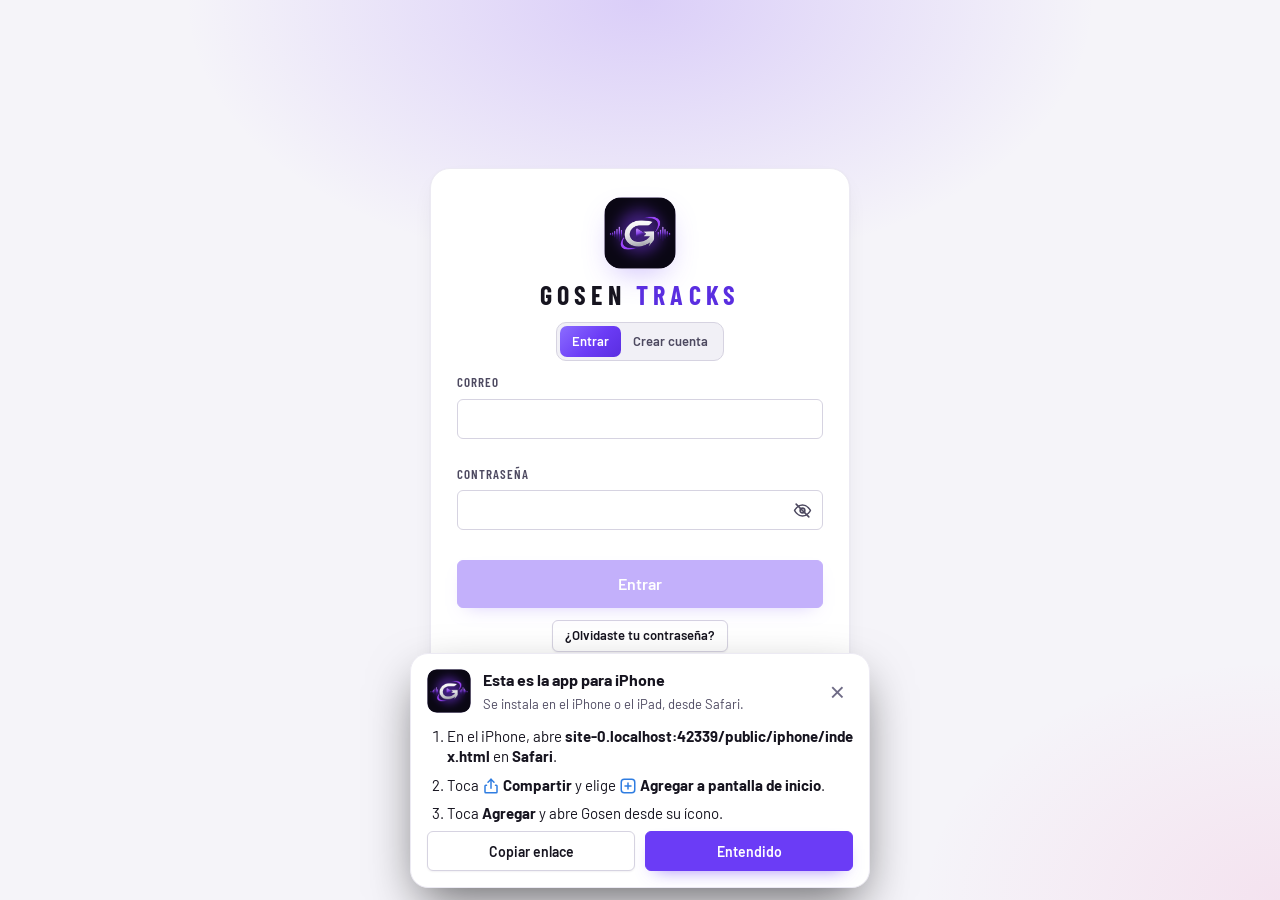
<file: public/iphone/index.html>
<!doctype html>
<html lang="es">
  <head>
    <meta charset="UTF-8" />
    <meta name="viewport" content="width=device-width, initial-scale=1, viewport-fit=cover" />
    <meta name="theme-color" content="#11100d" />
    <meta name="apple-mobile-web-app-capable" content="yes" />
    <meta name="apple-mobile-web-app-status-bar-style" content="black-translucent" />
    <meta name="apple-mobile-web-app-title" content="Gosen Tracks" />
    <link rel="icon" type="image/png" href="./icon.png" />
    <link rel="manifest" href="./manifest.webmanifest" />
    <link rel="apple-touch-icon" href="./apple-touch-icon.png" />
    <meta http-equiv="Content-Security-Policy" content="default-src 'self'; script-src 'self'; style-src 'self' 'unsafe-inline'; img-src 'self' data:; media-src 'self' blob:; connect-src 'self' https://gosen-tracks.gosentracks.workers.dev wss://gosen-tracks.gosentracks.workers.dev" />
    <title>Gosen Tracks</title>
    <link rel="stylesheet" href="./assets/index.css" />
  </head>
  <body>
    <div id="root"></div>
    <script type="module" src="./assets/index.js"></script>
  </body>
</html>
</file>
<file: public/iphone/assets/index.css>
@font-face{font-family:Barlow;font-style:normal;font-display:swap;font-weight:400;src:url("./barlow-vietnamese-400-normal-TID32DSE.woff2") format("woff2"),url("./barlow-vietnamese-400-normal-FIM4ZLUU.woff") format("woff");unicode-range:U+0102-0103,U+0110-0111,U+0128-0129,U+0168-0169,U+01A0-01A1,U+01AF-01B0,U+0300-0301,U+0303-0304,U+0308-0309,U+0323,U+0329,U+1EA0-1EF9,U+20AB}@font-face{font-family:Barlow;font-style:normal;font-display:swap;font-weight:400;src:url("./barlow-latin-ext-400-normal-HCFS7EMI.woff2") format("woff2"),url("./barlow-latin-ext-400-normal-KZ7U3P72.woff") format("woff");unicode-range:U+0100-02BA,U+02BD-02C5,U+02C7-02CC,U+02CE-02D7,U+02DD-02FF,U+0304,U+0308,U+0329,U+1D00-1DBF,U+1E00-1E9F,U+1EF2-1EFF,U+2020,U+20A0-20AB,U+20AD-20C0,U+2113,U+2C60-2C7F,U+A720-A7FF}@font-face{font-family:Barlow;font-style:normal;font-display:swap;font-weight:400;src:url("./barlow-latin-400-normal-NENW7MY5.woff2") format("woff2"),url("./barlow-latin-400-normal-NP6ENZ2E.woff") format("woff");unicode-range:U+0000-00FF,U+0131,U+0152-0153,U+02BB-02BC,U+02C6,U+02DA,U+02DC,U+0304,U+0308,U+0329,U+2000-206F,U+20AC,U+2122,U+2191,U+2193,U+2212,U+2215,U+FEFF,U+FFFD}@font-face{font-family:Barlow;font-style:normal;font-display:swap;font-weight:500;src:url("./barlow-vietnamese-500-normal-QPZWX6PE.woff2") format("woff2"),url("./barlow-vietnamese-500-normal-B6NO6FA4.woff") format("woff");unicode-range:U+0102-0103,U+0110-0111,U+0128-0129,U+0168-0169,U+01A0-01A1,U+01AF-01B0,U+0300-0301,U+0303-0304,U+0308-0309,U+0323,U+0329,U+1EA0-1EF9,U+20AB}@font-face{font-family:Barlow;font-style:normal;font-display:swap;font-weight:500;src:url("./barlow-latin-ext-500-normal-ILJXALRF.woff2") format("woff2"),url("./barlow-latin-ext-500-normal-ZWSUFBVY.woff") format("woff");unicode-range:U+0100-02BA,U+02BD-02C5,U+02C7-02CC,U+02CE-02D7,U+02DD-02FF,U+0304,U+0308,U+0329,U+1D00-1DBF,U+1E00-1E9F,U+1EF2-1EFF,U+2020,U+20A0-20AB,U+20AD-20C0,U+2113,U+2C60-2C7F,U+A720-A7FF}@font-face{font-family:Barlow;font-style:normal;font-display:swap;font-weight:500;src:url("./barlow-latin-500-normal-XG5KS5C2.woff2") format("woff2"),url("./barlow-latin-500-normal-HZFCIMMG.woff") format("woff");unicode-range:U+0000-00FF,U+0131,U+0152-0153,U+02BB-02BC,U+02C6,U+02DA,U+02DC,U+0304,U+0308,U+0329,U+2000-206F,U+20AC,U+2122,U+2191,U+2193,U+2212,U+2215,U+FEFF,U+FFFD}@font-face{font-family:Barlow;font-style:normal;font-display:swap;font-weight:600;src:url("./barlow-vietnamese-600-normal-6TIDILDH.woff2") format("woff2"),url("./barlow-vietnamese-600-normal-PJWIX6HC.woff") format("woff");unicode-range:U+0102-0103,U+0110-0111,U+0128-0129,U+0168-0169,U+01A0-01A1,U+01AF-01B0,U+0300-0301,U+0303-0304,U+0308-0309,U+0323,U+0329,U+1EA0-1EF9,U+20AB}@font-face{font-family:Barlow;font-style:normal;font-display:swap;font-weight:600;src:url("./barlow-latin-ext-600-normal-MYFVK5MK.woff2") format("woff2"),url("./barlow-latin-ext-600-normal-WVF2DFOO.woff") format("woff");unicode-range:U+0100-02BA,U+02BD-02C5,U+02C7-02CC,U+02CE-02D7,U+02DD-02FF,U+0304,U+0308,U+0329,U+1D00-1DBF,U+1E00-1E9F,U+1EF2-1EFF,U+2020,U+20A0-20AB,U+20AD-20C0,U+2113,U+2C60-2C7F,U+A720-A7FF}@font-face{font-family:Barlow;font-style:normal;font-display:swap;font-weight:600;src:url("./barlow-latin-600-normal-APFZWJSU.woff2") format("woff2"),url("./barlow-latin-600-normal-IMDL24A2.woff") format("woff");unicode-range:U+0000-00FF,U+0131,U+0152-0153,U+02BB-02BC,U+02C6,U+02DA,U+02DC,U+0304,U+0308,U+0329,U+2000-206F,U+20AC,U+2122,U+2191,U+2193,U+2212,U+2215,U+FEFF,U+FFFD}@font-face{font-family:Barlow;font-style:normal;font-display:swap;font-weight:700;src:url("./barlow-vietnamese-700-normal-LUHC5X5N.woff2") format("woff2"),url("./barlow-vietnamese-700-normal-7GMYOROR.woff") format("woff");unicode-range:U+0102-0103,U+0110-0111,U+0128-0129,U+0168-0169,U+01A0-01A1,U+01AF-01B0,U+0300-0301,U+0303-0304,U+0308-0309,U+0323,U+0329,U+1EA0-1EF9,U+20AB}@font-face{font-family:Barlow;font-style:normal;font-display:swap;font-weight:700;src:url("./barlow-latin-ext-700-normal-3OOR6AKA.woff2") format("woff2"),url("./barlow-latin-ext-700-normal-INDXZNVE.woff") format("woff");unicode-range:U+0100-02BA,U+02BD-02C5,U+02C7-02CC,U+02CE-02D7,U+02DD-02FF,U+0304,U+0308,U+0329,U+1D00-1DBF,U+1E00-1E9F,U+1EF2-1EFF,U+2020,U+20A0-20AB,U+20AD-20C0,U+2113,U+2C60-2C7F,U+A720-A7FF}@font-face{font-family:Barlow;font-style:normal;font-display:swap;font-weight:700;src:url("./barlow-latin-700-normal-5OFOGNFS.woff2") format("woff2"),url("./barlow-latin-700-normal-WICR22MF.woff") format("woff");unicode-range:U+0000-00FF,U+0131,U+0152-0153,U+02BB-02BC,U+02C6,U+02DA,U+02DC,U+0304,U+0308,U+0329,U+2000-206F,U+20AC,U+2122,U+2191,U+2193,U+2212,U+2215,U+FEFF,U+FFFD}@font-face{font-family:Barlow Condensed;font-style:normal;font-display:swap;font-weight:500;src:url("./barlow-condensed-vietnamese-500-normal-ODYEXVIM.woff2") format("woff2"),url("./barlow-condensed-vietnamese-500-normal-PXWBT5NJ.woff") format("woff");unicode-range:U+0102-0103,U+0110-0111,U+0128-0129,U+0168-0169,U+01A0-01A1,U+01AF-01B0,U+0300-0301,U+0303-0304,U+0308-0309,U+0323,U+0329,U+1EA0-1EF9,U+20AB}@font-face{font-family:Barlow Condensed;font-style:normal;font-display:swap;font-weight:500;src:url("./barlow-condensed-latin-ext-500-normal-37TOB653.woff2") format("woff2"),url("./barlow-condensed-latin-ext-500-normal-4254QLMZ.woff") format("woff");unicode-range:U+0100-02BA,U+02BD-02C5,U+02C7-02CC,U+02CE-02D7,U+02DD-02FF,U+0304,U+0308,U+0329,U+1D00-1DBF,U+1E00-1E9F,U+1EF2-1EFF,U+2020,U+20A0-20AB,U+20AD-20C0,U+2113,U+2C60-2C7F,U+A720-A7FF}@font-face{font-family:Barlow Condensed;font-style:normal;font-display:swap;font-weight:500;src:url("./barlow-condensed-latin-500-normal-MRAP444H.woff2") format("woff2"),url("./barlow-condensed-latin-500-normal-JDSP35DN.woff") format("woff");unicode-range:U+0000-00FF,U+0131,U+0152-0153,U+02BB-02BC,U+02C6,U+02DA,U+02DC,U+0304,U+0308,U+0329,U+2000-206F,U+20AC,U+2122,U+2191,U+2193,U+2212,U+2215,U+FEFF,U+FFFD}@font-face{font-family:Barlow Condensed;font-style:normal;font-display:swap;font-weight:600;src:url("./barlow-condensed-vietnamese-600-normal-NV7C7EBY.woff2") format("woff2"),url("./barlow-condensed-vietnamese-600-normal-P43EUTBL.woff") format("woff");unicode-range:U+0102-0103,U+0110-0111,U+0128-0129,U+0168-0169,U+01A0-01A1,U+01AF-01B0,U+0300-0301,U+0303-0304,U+0308-0309,U+0323,U+0329,U+1EA0-1EF9,U+20AB}@font-face{font-family:Barlow Condensed;font-style:normal;font-display:swap;font-weight:600;src:url("./barlow-condensed-latin-ext-600-normal-MRWKFRKY.woff2") format("woff2"),url("./barlow-condensed-latin-ext-600-normal-WEFUBPCK.woff") format("woff");unicode-range:U+0100-02BA,U+02BD-02C5,U+02C7-02CC,U+02CE-02D7,U+02DD-02FF,U+0304,U+0308,U+0329,U+1D00-1DBF,U+1E00-1E9F,U+1EF2-1EFF,U+2020,U+20A0-20AB,U+20AD-20C0,U+2113,U+2C60-2C7F,U+A720-A7FF}@font-face{font-family:Barlow Condensed;font-style:normal;font-display:swap;font-weight:600;src:url("./barlow-condensed-latin-600-normal-WUDKPSWC.woff2") format("woff2"),url("./barlow-condensed-latin-600-normal-UCXK75QA.woff") format("woff");unicode-range:U+0000-00FF,U+0131,U+0152-0153,U+02BB-02BC,U+02C6,U+02DA,U+02DC,U+0304,U+0308,U+0329,U+2000-206F,U+20AC,U+2122,U+2191,U+2193,U+2212,U+2215,U+FEFF,U+FFFD}@font-face{font-family:Barlow Condensed;font-style:normal;font-display:swap;font-weight:700;src:url("./barlow-condensed-vietnamese-700-normal-WXHYTQHM.woff2") format("woff2"),url("./barlow-condensed-vietnamese-700-normal-Y6ZUJIH4.woff") format("woff");unicode-range:U+0102-0103,U+0110-0111,U+0128-0129,U+0168-0169,U+01A0-01A1,U+01AF-01B0,U+0300-0301,U+0303-0304,U+0308-0309,U+0323,U+0329,U+1EA0-1EF9,U+20AB}@font-face{font-family:Barlow Condensed;font-style:normal;font-display:swap;font-weight:700;src:url("./barlow-condensed-latin-ext-700-normal-5BESLX7I.woff2") format("woff2"),url("./barlow-condensed-latin-ext-700-normal-OOTZZHRP.woff") format("woff");unicode-range:U+0100-02BA,U+02BD-02C5,U+02C7-02CC,U+02CE-02D7,U+02DD-02FF,U+0304,U+0308,U+0329,U+1D00-1DBF,U+1E00-1E9F,U+1EF2-1EFF,U+2020,U+20A0-20AB,U+20AD-20C0,U+2113,U+2C60-2C7F,U+A720-A7FF}@font-face{font-family:Barlow Condensed;font-style:normal;font-display:swap;font-weight:700;src:url("./barlow-condensed-latin-700-normal-5GARACM4.woff2") format("woff2"),url("./barlow-condensed-latin-700-normal-63GBER45.woff") format("woff");unicode-range:U+0000-00FF,U+0131,U+0152-0153,U+02BB-02BC,U+02C6,U+02DA,U+02DC,U+0304,U+0308,U+0329,U+2000-206F,U+20AC,U+2122,U+2191,U+2193,U+2212,U+2215,U+FEFF,U+FFFD}@font-face{font-family:JetBrains Mono;font-style:normal;font-display:swap;font-weight:500;src:url("./jetbrains-mono-cyrillic-ext-500-normal-3HPBCRGM.woff2") format("woff2"),url("./jetbrains-mono-cyrillic-ext-500-normal-ALWIYOP7.woff") format("woff");unicode-range:U+0460-052F,U+1C80-1C8A,U+20B4,U+2DE0-2DFF,U+A640-A69F,U+FE2E-FE2F}@font-face{font-family:JetBrains Mono;font-style:normal;font-display:swap;font-weight:500;src:url("./jetbrains-mono-cyrillic-500-normal-VZRFRX2D.woff2") format("woff2"),url("./jetbrains-mono-cyrillic-500-normal-ABSXDA7Y.woff") format("woff");unicode-range:U+0301,U+0400-045F,U+0490-0491,U+04B0-04B1,U+2116}@font-face{font-family:JetBrains Mono;font-style:normal;font-display:swap;font-weight:500;src:url("./jetbrains-mono-greek-500-normal-RHDMXKAE.woff2") format("woff2"),url("./jetbrains-mono-greek-500-normal-S2QQDTY6.woff") format("woff");unicode-range:U+0370-0377,U+037A-037F,U+0384-038A,U+038C,U+038E-03A1,U+03A3-03FF}@font-face{font-family:JetBrains Mono;font-style:normal;font-display:swap;font-weight:500;src:url("./jetbrains-mono-vietnamese-500-normal-HO6446ON.woff2") format("woff2"),url("./jetbrains-mono-vietnamese-500-normal-LNSQLO7C.woff") format("woff");unicode-range:U+0102-0103,U+0110-0111,U+0128-0129,U+0168-0169,U+01A0-01A1,U+01AF-01B0,U+0300-0301,U+0303-0304,U+0308-0309,U+0323,U+0329,U+1EA0-1EF9,U+20AB}@font-face{font-family:JetBrains Mono;font-style:normal;font-display:swap;font-weight:500;src:url("./jetbrains-mono-latin-ext-500-normal-W67NWU5E.woff2") format("woff2"),url("./jetbrains-mono-latin-ext-500-normal-2BKZW4LT.woff") format("woff");unicode-range:U+0100-02BA,U+02BD-02C5,U+02C7-02CC,U+02CE-02D7,U+02DD-02FF,U+0304,U+0308,U+0329,U+1D00-1DBF,U+1E00-1E9F,U+1EF2-1EFF,U+2020,U+20A0-20AB,U+20AD-20C0,U+2113,U+2C60-2C7F,U+A720-A7FF}@font-face{font-family:JetBrains Mono;font-style:normal;font-display:swap;font-weight:500;src:url("./jetbrains-mono-latin-500-normal-V4XIP5OW.woff2") format("woff2"),url("./jetbrains-mono-latin-500-normal-ETEQEOVZ.woff") format("woff");unicode-range:U+0000-00FF,U+0131,U+0152-0153,U+02BB-02BC,U+02C6,U+02DA,U+02DC,U+0304,U+0308,U+0329,U+2000-206F,U+20AC,U+2122,U+2191,U+2193,U+2212,U+2215,U+FEFF,U+FFFD}@font-face{font-family:JetBrains Mono;font-style:normal;font-display:swap;font-weight:700;src:url("./jetbrains-mono-cyrillic-ext-700-normal-DIGQI5CF.woff2") format("woff2"),url("./jetbrains-mono-cyrillic-ext-700-normal-L4AH4AOP.woff") format("woff");unicode-range:U+0460-052F,U+1C80-1C8A,U+20B4,U+2DE0-2DFF,U+A640-A69F,U+FE2E-FE2F}@font-face{font-family:JetBrains Mono;font-style:normal;font-display:swap;font-weight:700;src:url("./jetbrains-mono-cyrillic-700-normal-77D3ZKW7.woff2") format("woff2"),url("./jetbrains-mono-cyrillic-700-normal-3CKPYL2I.woff") format("woff");unicode-range:U+0301,U+0400-045F,U+0490-0491,U+04B0-04B1,U+2116}@font-face{font-family:JetBrains Mono;font-style:normal;font-display:swap;font-weight:700;src:url("./jetbrains-mono-greek-700-normal-YOLAM34T.woff2") format("woff2"),url("./jetbrains-mono-greek-700-normal-AH2DEYMW.woff") format("woff");unicode-range:U+0370-0377,U+037A-037F,U+0384-038A,U+038C,U+038E-03A1,U+03A3-03FF}@font-face{font-family:JetBrains Mono;font-style:normal;font-display:swap;font-weight:700;src:url("./jetbrains-mono-vietnamese-700-normal-ULFZXVBK.woff2") format("woff2"),url("./jetbrains-mono-vietnamese-700-normal-XJJKMPGO.woff") format("woff");unicode-range:U+0102-0103,U+0110-0111,U+0128-0129,U+0168-0169,U+01A0-01A1,U+01AF-01B0,U+0300-0301,U+0303-0304,U+0308-0309,U+0323,U+0329,U+1EA0-1EF9,U+20AB}@font-face{font-family:JetBrains Mono;font-style:normal;font-display:swap;font-weight:700;src:url("./jetbrains-mono-latin-ext-700-normal-GESTC2QT.woff2") format("woff2"),url("./jetbrains-mono-latin-ext-700-normal-PQ5HUZTC.woff") format("woff");unicode-range:U+0100-02BA,U+02BD-02C5,U+02C7-02CC,U+02CE-02D7,U+02DD-02FF,U+0304,U+0308,U+0329,U+1D00-1DBF,U+1E00-1E9F,U+1EF2-1EFF,U+2020,U+20A0-20AB,U+20AD-20C0,U+2113,U+2C60-2C7F,U+A720-A7FF}@font-face{font-family:JetBrains Mono;font-style:normal;font-display:swap;font-weight:700;src:url("./jetbrains-mono-latin-700-normal-SVC2HUP4.woff2") format("woff2"),url("./jetbrains-mono-latin-700-normal-ZFEEZXV6.woff") format("woff");unicode-range:U+0000-00FF,U+0131,U+0152-0153,U+02BB-02BC,U+02C6,U+02DA,U+02DC,U+0304,U+0308,U+0329,U+2000-206F,U+20AC,U+2122,U+2191,U+2193,U+2212,U+2215,U+FEFF,U+FFFD}:root{--bg: #07080a;--bg-raised: #0e1014;--panel: #13161b;--panel-2: #191d24;--panel-3: #20252e;--line: #232832;--line-strong: #323946;--text: #eef0f4;--text-2: #a7afbd;--text-3: #737c8c;--accent: #ffb224;--accent-strong: #ffc457;--accent-ink: #1c1203;--accent-soft: rgba(255, 178, 36, .12);--play: #2ee59d;--play-ink: #03180f;--mute: #ff4d5e;--solo: #ffd60a;--info: #4da3ff;--warning: #ffb224;--danger: #ff4d5e;--success: #2ee59d;--wave-base: #2b313c;--wave-played: #ffb224;--radius-sm: 6px;--radius: 10px;--radius-lg: 16px;--font: "Barlow", "Segoe UI", system-ui, sans-serif;--font-label: "Barlow Condensed", "Barlow", "Segoe UI", sans-serif;--mono: "JetBrains Mono", "Cascadia Mono", Consolas, monospace;--ease: cubic-bezier(.2, .7, .2, 1);color-scheme:dark}*{box-sizing:border-box}html,body,#root{height:100%;margin:0}body{background:var(--bg);color:var(--text);font:15px/1.5 var(--font);-webkit-font-smoothing:antialiased;user-select:none;overflow:hidden}input,textarea{user-select:text}h1,h2,h3{margin:0;font-weight:700;letter-spacing:-.01em}h1{font-size:30px;line-height:1.1}h2{font-family:var(--font-label);font-size:15px;font-weight:600;text-transform:uppercase;letter-spacing:.12em;color:var(--text-2);margin-bottom:14px}h3{margin:22px 0 6px;font-size:15px}code,.mono{font-family:var(--mono);font-variant-numeric:tabular-nums}code{font-size:12.5px;color:var(--accent-strong)}.icon{flex:none}.fatal{display:grid;place-items:center;height:100%;padding:24px}::-webkit-scrollbar{width:10px;height:10px}::-webkit-scrollbar-thumb{background:var(--panel-3);border-radius:10px;border:2px solid var(--bg)}::-webkit-scrollbar-track{background:transparent}.app{display:grid;grid-template-columns:232px 1fr;height:100%}.content{overflow:auto;background:var(--lt-content, radial-gradient(1200px 500px at 100% -10%, rgba(255, 178, 36, .06), transparent 60%), var(--bg))}.screen{padding:28px 36px 40px;max-width:1480px}.screen-header{display:flex;align-items:flex-end;justify-content:space-between;gap:16px;margin-bottom:20px;flex-wrap:wrap}.eyebrow{display:flex;align-items:center;gap:10px;font-family:var(--font-label);font-size:13px;font-weight:600;letter-spacing:.12em;text-transform:uppercase;margin-bottom:6px}.sidebar{display:flex;flex-direction:column;background:var(--lt-rail, var(--bg-raised));border-right:1px solid var(--line);padding:20px 14px 14px}.brand{display:flex;align-items:center;gap:12px;padding:0 8px 26px}.brand-mark{width:40px;height:40px}.brand-name{font-family:var(--font-label);font-weight:700;font-size:22px;letter-spacing:.18em;line-height:1}.brand-sub{font-family:var(--font-label);color:var(--lt-brand-tx, var(--accent));font-size:12px;font-weight:600;letter-spacing:.32em;text-transform:uppercase;margin-top:3px}.nav-list{list-style:none;margin:0;padding:0;flex:1}.nav-item{position:relative;display:flex;align-items:center;gap:12px;width:100%;min-height:44px;padding:0 14px;margin-bottom:2px;border:0;border-radius:var(--radius);background:none;color:var(--text-2);font:inherit;font-size:15px;font-weight:500;text-align:left;cursor:pointer;transition:background .15s var(--ease),color .15s var(--ease)}.nav-item:hover{background:var(--panel);color:var(--text)}.nav-item.active{background:var(--accent-soft);color:var(--lt-brand-tx, var(--text))}.nav-item.active:before{content:"";position:absolute;left:-14px;top:10px;bottom:10px;width:3px;border-radius:0 3px 3px 0;background:var(--accent)}.nav-item.active .icon{color:var(--accent)}.sidebar-footer{padding-top:12px;border-top:1px solid var(--line)}.btn{display:inline-flex;align-items:center;justify-content:center;gap:8px;min-height:40px;padding:0 16px;border:1px solid var(--line-strong);border-radius:var(--radius-sm);background:var(--panel-2);color:var(--text);font:inherit;font-weight:600;font-size:14px;cursor:pointer;white-space:nowrap;transition:background .15s var(--ease),border-color .15s var(--ease),transform .05s}.btn:hover:not(:disabled){background:var(--panel-3);border-color:var(--lt-line2, #414a5a)}.btn:active:not(:disabled){transform:translateY(1px)}.btn:disabled{opacity:.4;cursor:not-allowed}.btn.primary{background:var(--accent);border-color:var(--accent);color:var(--accent-ink)}.btn.primary:hover:not(:disabled){background:var(--accent-strong);border-color:var(--accent-strong)}.btn.ghost{background:transparent}.btn.danger{color:var(--danger)}.btn.danger:hover:not(:disabled){border-color:var(--danger);background:#ff4d5e1a}.btn.warn{color:var(--solo);border-color:#ffd60a73}.btn.small{min-height:32px;padding:0 12px;font-size:13px}.btn.lg{min-height:48px;padding:0 24px;font-size:16px}.btn.icon-only{padding:0;width:40px}.btn.small.icon-only{width:32px}.btn:focus-visible,.nav-item:focus-visible,.input:focus-visible,.link:focus-visible,.play-chip:focus-visible,.mbtn:focus-visible,.tbtn:focus-visible,.wave:focus-visible,.icon-btn:focus-visible{outline:2px solid var(--accent);outline-offset:2px}.link{border:0;background:none;color:var(--accent);font:inherit;padding:0;cursor:pointer}.link:hover{text-decoration:underline}.icon-btn{border:0;background:none;color:var(--text-2);font-size:16px;cursor:pointer;width:36px;height:36px;border-radius:var(--radius-sm)}.icon-btn:hover{background:var(--panel-2);color:var(--text)}.input{min-height:40px;padding:8px 12px;border:1px solid var(--line-strong);border-radius:var(--radius-sm);background:var(--bg);color:var(--text);font:inherit;font-size:14px;width:100%;transition:border-color .15s var(--ease)}.input:hover{border-color:var(--lt-line2, #414a5a)}.input:focus{border-color:var(--accent);outline:none}.input:disabled{opacity:.5}select.input{appearance:auto}.search-wrap{position:relative;display:flex;align-items:center}.search-wrap .icon{position:absolute;left:12px;color:var(--text-3);pointer-events:none}.input.search{width:280px;padding-left:36px}.toolbar,.row{display:flex;gap:8px;align-items:center;flex-wrap:wrap}.grow{flex:1;min-width:0}.nowrap{flex-wrap:nowrap}.align-end{align-self:flex-end;margin-bottom:12px}.field{margin-bottom:14px}.field>label{display:block;margin-bottom:6px;font-family:var(--font-label);font-weight:600;font-size:13px;letter-spacing:.08em;text-transform:uppercase;color:var(--text-2)}.field.checkbox label,.toggle{display:flex;align-items:center;gap:10px;color:var(--text);font-size:14px;cursor:pointer}input[type=checkbox]{width:18px;height:18px;accent-color:var(--accent)}.hint{margin:6px 0 0;color:var(--text-3);font-size:13px}.card{background:var(--panel);border:1px solid var(--line);border-radius:var(--radius-lg);padding:22px 24px;margin-bottom:18px}.empty-state{text-align:center;padding:72px 24px;border:1px dashed var(--line-strong);border-radius:var(--radius-lg);background:var(--bg-raised)}.empty-state h2{font-family:var(--font);text-transform:none;letter-spacing:0;font-size:20px;color:var(--text)}.empty-state p{max-width:460px;margin:0 auto 22px}.hero-empty{display:grid;justify-items:center;text-align:center;gap:12px;padding:14vh 24px}.hero-empty-icon{display:grid;place-items:center;width:88px;height:88px;border-radius:50%;background:var(--accent-soft);color:var(--accent);margin-bottom:8px}.hero-empty p{max-width:420px;margin:0 0 12px}.alert{padding:12px 16px;border-radius:var(--radius);margin-bottom:14px;border:1px solid;font-size:14px}.alert.error{border-color:#ff4d5e73;background:#ff4d5e14}.alert.warning{border-color:#ffb22473;background:#ffb22414}.alert.success{border-color:#2ee59d73;background:#2ee59d14}.error-text{color:var(--danger)}.muted{color:var(--text-2)}.small{font-size:13px}.strong{font-weight:600}.path-line{margin:-10px 0 20px;font-family:var(--mono);font-size:12px;color:var(--text-3)}.tag{display:inline-flex;align-items:center;margin-left:8px;padding:2px 8px;border-radius:999px;font-family:var(--font-label);font-size:12px;font-weight:600;letter-spacing:.06em;text-transform:uppercase;vertical-align:middle}.tag.warning{background:#ffb22424;color:var(--warning)}.tag.success{background:#2ee59d24;color:var(--success)}.tag.accent{background:#4da3ff24;color:var(--info)}.steps{margin:0;padding-left:20px}.steps li{margin-bottom:8px}.chips{display:flex;flex-wrap:wrap;gap:6px;margin-top:10px}.chip{padding:3px 10px;border-radius:999px;border:1px solid var(--line-strong);color:var(--text-2);font-size:13px}.chip.mono{font-size:12px}.song-table{width:100%;border-collapse:separate;border-spacing:0}.song-table th{text-align:left;font-family:var(--font-label);color:var(--text-3);font-weight:600;font-size:12px;text-transform:uppercase;letter-spacing:.12em;padding:8px 12px;border-bottom:1px solid var(--line)}.song-table td{padding:12px;border-bottom:1px solid var(--line)}.song-table tbody tr{transition:background .12s var(--ease)}.song-table tbody tr:hover{background:var(--panel)}.song-table tr.is-loaded td{background:var(--accent-soft)}.song-table tr.is-loaded td:first-child{box-shadow:inset 3px 0 0 var(--accent)}.song-table tr.is-excluded td{opacity:.4}.song-table.compact td{padding:6px 8px}.song-table .num{text-align:right;font-variant-numeric:tabular-nums}.song-table .actions{text-align:right;white-space:nowrap}.song-table .actions .btn+.btn{margin-left:4px}.song-cell{display:flex;flex-direction:column;gap:6px}.song-title-row{display:flex;align-items:center}.song-name{font-weight:600;font-size:16px}.track-dots{display:flex;gap:3px}.track-dots span{width:14px;height:4px;border-radius:2px}.play-chip{display:grid;place-items:center;width:40px;height:40px;border-radius:50%;border:1px solid var(--line-strong);background:var(--panel-2);color:var(--text);cursor:pointer;font-size:13px;transition:all .15s var(--ease)}tr:hover .play-chip,.play-chip:hover{background:var(--accent);border-color:var(--accent);color:var(--accent-ink)}.track-color{display:inline-block;width:6px;height:22px;border-radius:3px}.ignored{margin:12px 0}.result-list{display:flex;flex-direction:column;gap:4px;margin:10px 0;max-height:240px;overflow:auto}.result{text-align:left;min-height:44px;padding:8px 14px;border:1px solid var(--line-strong);border-radius:var(--radius-sm);background:var(--bg);color:var(--text);font:inherit;cursor:pointer}.result:hover,.result.active{border-color:var(--accent);background:var(--accent-soft)}.status-badge{display:inline-flex;align-items:center;gap:8px;font-size:13px;color:var(--text-2);padding:6px 8px}.status-dot{width:8px;height:8px;border-radius:50%;background:var(--lt-line2, #4a5160)}.status-connected .status-dot{background:var(--success);box-shadow:0 0 8px var(--success)}.status-error .status-dot{background:var(--danger)}.status-not-configured .status-dot{background:var(--warning)}.player{display:flex;flex-direction:column;gap:14px;max-width:none;height:100%;min-height:600px;padding-top:22px;padding-bottom:18px}.deck-header{display:flex;justify-content:space-between;align-items:flex-end;gap:16px}.deck-title h1{font-size:36px;font-weight:700;letter-spacing:-.02em}.state-pill{display:inline-flex;align-items:center;gap:8px;padding:4px 12px 4px 10px;border-radius:999px;border:1px solid var(--line-strong);color:var(--text-2)}.state-dot{width:8px;height:8px;border-radius:50%;background:var(--text-3)}.state-playing{color:var(--play);border-color:#2ee59d80;background:#2ee59d14}.state-playing .state-dot{background:var(--play);box-shadow:0 0 10px var(--play);animation:pulse 1.4s ease-in-out infinite}.state-paused{color:var(--accent);border-color:#ffb22480}.state-paused .state-dot{background:var(--accent)}.state-error{color:var(--danger);border-color:#ff4d5e80}.state-error .state-dot{background:var(--danger)}@keyframes pulse{50%{opacity:.35}}.deck{display:grid;grid-template-columns:auto minmax(260px,1fr) minmax(240px,.8fr);align-items:center;gap:28px;padding:16px 24px;border-radius:var(--radius-lg);border:1px solid var(--line);background:linear-gradient(180deg,var(--panel-2),var(--panel));box-shadow:0 1px #ffffff08 inset,0 20px 40px -20px #0009}.transport{display:flex;align-items:center;gap:12px}.tbtn{display:grid;place-items:center;width:56px;height:56px;border-radius:50%;border:1px solid var(--line-strong);background:var(--panel-3);color:var(--text);cursor:pointer;transition:background .15s var(--ease),transform .08s}.tbtn svg{width:22px;height:22px;fill:currentColor}.tbtn:hover:not(:disabled){background:var(--lt-raise, #2a313d)}.tbtn:active:not(:disabled){transform:scale(.96)}.tbtn:disabled{opacity:.3;cursor:not-allowed}.tbtn-play{width:80px;height:80px;border:0;background:var(--accent);color:var(--accent-ink);box-shadow:0 0 0 6px #ffb2241f,0 10px 30px -8px #ffb22499}.tbtn-play svg{width:36px;height:36px}.tbtn-play:hover:not(:disabled){background:var(--accent-strong)}.tbtn-play.is-playing{background:var(--play);color:var(--play-ink);box-shadow:0 0 0 6px #2ee59d24,0 10px 30px -8px #2ee59d99}.clock{border-left:1px solid var(--line);padding-left:32px}.timecode{font-family:var(--mono);font-weight:700;font-size:clamp(48px,5.4vw,76px);line-height:1;letter-spacing:-.04em;font-variant-numeric:tabular-nums}.clock-sub{display:flex;gap:10px;margin-top:8px;font-size:16px;color:var(--accent)}.section-display{border-left:1px solid var(--line);padding-left:32px;min-width:0}.sd-label{font-family:var(--font-label);font-weight:600;font-size:13px;letter-spacing:.14em;text-transform:uppercase;color:var(--text-3)}.sd-value{font-size:32px;font-weight:700;line-height:1.15;white-space:nowrap;overflow:hidden;text-overflow:ellipsis}.sd-sub{margin-top:4px;color:var(--text-2);font-size:14px}.timeline{user-select:none}.wave{position:relative;height:84px;border-radius:var(--radius);background:var(--bg-raised);border:1px solid var(--line);cursor:pointer;touch-action:none;overflow:visible}.wave.disabled{cursor:default}.wave-canvas{position:absolute;top:18px;left:0;height:60px;display:block}.wave-played{position:absolute;inset:0 auto 0 0;overflow:hidden;background:linear-gradient(90deg,transparent,rgba(255,178,36,.06));pointer-events:none}.wave-empty{position:absolute;inset:0;display:grid;place-items:center;color:var(--text-3);font-size:13px}.playhead{position:absolute;top:-6px;bottom:-6px;width:2px;margin-left:-1px;background:#fff;box-shadow:0 0 12px #fff9;pointer-events:none}.playhead:before{content:"";position:absolute;top:-2px;left:-5px;border:6px solid transparent;border-top-color:#fff}.cue{position:absolute;top:0;bottom:0;width:0;border-left:1px dashed rgba(77,163,255,.55);pointer-events:none}.cue-label{position:absolute;top:4px;left:4px;padding:1px 6px;border-radius:4px;background:#4da3ff29;color:var(--lt-info-tx, #9fcbff);font-family:var(--font-label);font-size:12px;font-weight:600;letter-spacing:.04em;white-space:nowrap}.cue.past .cue-label{opacity:.5}.cue.active{border-left:2px solid var(--info)}.cue.active .cue-label{background:var(--info);color:#04121f}.wave-scale{display:flex;justify-content:space-between;margin-top:6px;font-family:var(--mono);font-size:11px;color:var(--text-3)}.section-bar{display:flex;align-items:center;justify-content:space-between;margin-top:4px}.section-bar h2{margin:0}.mixer{display:flex;gap:12px;align-items:stretch;flex:1 1 auto;min-height:210px}.mixer-channels{display:flex;gap:8px;flex:1;overflow-x:auto;overflow-y:hidden}.channel{--ch-color: var(--text-3);position:relative;display:flex;flex-direction:column;align-items:center;flex:0 0 104px;padding:0 10px 12px;border-radius:var(--radius);background:linear-gradient(180deg,var(--panel-2),var(--panel) 40%);border:1px solid var(--line);overflow:hidden;transition:opacity .15s var(--ease),border-color .15s var(--ease)}.ch-cap{align-self:stretch;height:4px;margin:0 -10px;background:var(--ch-color);box-shadow:0 0 14px var(--ch-color)}.ch-head{width:100%;text-align:center;padding:8px 0 6px}.ch-name{font-weight:700;font-size:14px;white-space:nowrap;overflow:hidden;text-overflow:ellipsis}.ch-type{font-family:var(--font-label);font-size:11px;font-weight:600;letter-spacing:.1em;text-transform:uppercase;color:var(--ch-color)}.channel.is-broken .ch-type{color:var(--danger)}.channel.is-broken{border-color:#ff4d5e80}.channel.is-silent .ch-body,.channel.is-silent .ch-head,.channel.is-silent .ch-db{opacity:.38}.ch-body{display:flex;gap:10px;flex:1 1 auto;min-height:80px;padding:6px 0}.ch-db{font-family:var(--mono);font-size:12px;color:var(--text-2);margin:4px 0 8px}.ch-db-unit{font-family:var(--font-label);font-size:12px;color:var(--text-3);letter-spacing:.1em}.ch-buttons{display:flex;gap:6px;width:100%}.mbtn{flex:1;height:40px;border-radius:var(--radius-sm);border:1px solid var(--line-strong);background:var(--panel-3);color:var(--text-2);font-family:var(--font-label);font-weight:700;font-size:16px;cursor:pointer;transition:all .12s var(--ease)}.mbtn:hover{color:var(--text);border-color:var(--lt-line2, #46505f)}.mbtn.mute.on{background:var(--mute);border-color:var(--mute);color:#fff;box-shadow:0 0 14px #ff4d5e80}.mbtn.solo.on{background:var(--solo);border-color:var(--solo);color:#1d1800;box-shadow:0 0 14px #ffd60a73}.meter{--level: 0;--peak: 0;position:relative;width:10px;border-radius:3px;background:var(--lt-meter, repeating-linear-gradient(0deg, #1b1f26 0 3px, #0b0d10 3px 4px));overflow:hidden}.meter-fill{position:absolute;inset:0;background:linear-gradient(0deg,#1fd38a,#2ee59d 55%,#ffd60a 78%,#ff8a1f 90%,#ff4d5e);-webkit-mask:repeating-linear-gradient(0deg,#000 0 3px,transparent 3px 4px);clip-path:inset(calc((1 - var(--level)) * 100%) 0 0 0)}.meter-peak{position:absolute;left:0;right:0;height:2px;bottom:calc(var(--peak) * 100% - 2px);background:#fff;opacity:calc(var(--peak) * 4)}.meter.is-clipping{box-shadow:0 0 0 1px var(--mute)}.fader{-webkit-appearance:none;appearance:none;writing-mode:vertical-lr;direction:rtl;width:34px;height:100%;background:transparent;cursor:pointer;margin:0}.fader::-webkit-slider-runnable-track{width:6px;margin:0 auto;border-radius:3px;background:var(--lt-raise, linear-gradient(90deg, #050608, #1b1f27));box-shadow:inset 0 0 0 1px #2a303b}.fader::-webkit-slider-thumb{-webkit-appearance:none;width:32px;height:18px;margin-left:-13px;border-radius:4px;border:1px solid #5a6474;background:linear-gradient(180deg,#e9ecf1,#b8bfca 45%,#8a93a2 50%,#c9ced7);box-shadow:0 3px 8px #0009}.fader:focus-visible{outline:2px solid var(--accent);outline-offset:2px;border-radius:4px}.master-channel{flex:0 0 116px;border-color:#ffb22459;background:linear-gradient(180deg,rgba(255,178,36,.1),var(--panel) 40%)}.master-channel .ch-cap{background:var(--accent);box-shadow:0 0 14px var(--accent)}.master-channel .ch-type{color:var(--accent)}.master-channel .ch-buttons{justify-content:center;height:40px;align-items:center}.lyrics-bar{display:flex;align-items:center;justify-content:space-between;flex-wrap:wrap;gap:12px;padding:8px 8px 8px 16px;flex:none;border-radius:var(--radius);border:1px solid var(--line);background:var(--panel)}.lyrics-bar-title{display:flex;align-items:center;gap:10px}.lyrics-bar-title .icon{color:var(--info)}.lyrics-error{flex-basis:100%;margin:0}.now-playing{margin:12px 0;padding:12px;border:1px solid var(--line);border-radius:var(--radius);background:var(--panel)}.now-playing.is-playing{border-color:#2ee59d73}.np-title{display:block;width:100%;border:0;background:none;color:var(--text);text-align:left;padding:0;cursor:pointer;font:inherit}.np-label{display:block;font-family:var(--font-label);font-size:11px;font-weight:600;text-transform:uppercase;letter-spacing:.14em;color:var(--text-3)}.is-playing .np-label{color:var(--play)}.np-name{display:block;font-weight:700;white-space:nowrap;overflow:hidden;text-overflow:ellipsis}.np-row{display:flex;align-items:center;gap:10px;margin-top:8px}.np-btn{width:34px;height:34px;border-radius:50%;border:0;background:var(--accent);color:var(--accent-ink);cursor:pointer;font-size:11px}.is-playing .np-btn{background:var(--play);color:var(--play-ink)}.np-btn:disabled{opacity:.4}.np-time{font-family:var(--mono);font-size:12px;color:var(--text-2)}.np-progress{height:3px;margin-top:10px;border-radius:2px;background:var(--panel-3);overflow:hidden}.np-progress div{height:100%;background:var(--accent)}.modal-backdrop{position:fixed;inset:0;display:grid;place-items:center;overflow:auto;background:var(--lt-backdrop, rgba(3, 4, 6, .72));backdrop-filter:blur(4px);z-index:50;padding:24px;animation:fade .15s var(--ease)}.modal{width:min(520px,100%);max-height:calc(100vh - 48px);display:flex;flex-direction:column;overflow:hidden;background:var(--panel);border:1px solid var(--line-strong);border-radius:var(--radius-lg);box-shadow:0 30px 80px #0009;animation:rise .18s var(--ease)}.modal.wide{width:min(920px,100%)}.modal-header{flex:none;display:flex;align-items:center;justify-content:space-between;padding:18px 22px;border-bottom:1px solid var(--line)}.modal-header h2{margin:0;font-family:var(--font);text-transform:none;letter-spacing:0;font-size:18px;color:var(--text)}.modal-body{flex:1 1 auto;min-height:0;padding:18px 22px;overflow:auto;overscroll-behavior:contain}.modal-footer{flex:none;flex-wrap:wrap;display:flex;align-items:center;justify-content:flex-end;gap:8px;padding:14px 22px;border-top:1px solid var(--line)}@keyframes fade{0%{opacity:0}}@keyframes rise{0%{opacity:0;transform:translateY(8px) scale(.99)}}.toasts{position:fixed;right:22px;bottom:22px;display:flex;flex-direction:column;gap:8px;z-index:100;max-width:440px}.toast{padding:12px 16px;border-radius:var(--radius);background:var(--panel-2);border:1px solid var(--line-strong);box-shadow:0 12px 30px #00000080;cursor:pointer;font-size:14px;animation:rise .18s var(--ease)}.toast.success{border-left:4px solid var(--success)}.toast.error{border-left:4px solid var(--danger)}.toast.info{border-left:4px solid var(--info)}.setlist-layout{display:grid;grid-template-columns:250px minmax(0,1fr);gap:18px;align-items:start}.setlist-index{display:flex;flex-direction:column;gap:6px}.setlist-card{display:flex;flex-direction:column;gap:2px;text-align:left;min-height:56px;padding:10px 14px;border:1px solid var(--line);border-radius:var(--radius);background:var(--panel);color:var(--text);font:inherit;cursor:pointer;transition:border-color .15s var(--ease),background .15s var(--ease)}.setlist-card:hover{border-color:var(--line-strong);background:var(--panel-2)}.setlist-card.active{border-color:var(--accent);background:var(--accent-soft)}.setlist-card.live{box-shadow:inset 3px 0 0 var(--play)}.setlist-card:focus-visible{outline:2px solid var(--accent);outline-offset:2px}.setlist-card-name{font-weight:700;font-size:15px}.setlist-card-meta{color:var(--text-2);font-size:13px}.empty-state.compact{padding:28px 18px}.setlist-editor{padding:18px 20px}.setlist-head .field{margin-bottom:10px}.setlist-actions{margin-bottom:14px}.setlist-items{list-style:none;margin:0;padding:0;display:flex;flex-direction:column;gap:6px}.setlist-items-head,.setlist-item{grid-template-columns:14px 22px minmax(140px,1fr) 56px 186px 140px}.setlist-item{display:grid;align-items:center;gap:12px;padding:8px 10px;border:1px solid var(--line);border-radius:var(--radius);background:var(--bg-raised);transition:border-color .12s var(--ease),background .12s var(--ease)}.setlist-items-head{display:grid;padding:0 11px 6px;font-family:var(--font-label);font-size:12px;font-weight:600;letter-spacing:.12em;text-transform:uppercase;color:var(--text-3);gap:12px}.setlist-items-head span:nth-child(4){text-align:right}.setlist-item:hover{border-color:var(--line-strong)}.setlist-item.live{border-color:#2ee59d8c;background:#2ee59d0f}.setlist-item.drag-over{border-color:var(--accent);box-shadow:0 -3px 0 var(--accent)}.setlist-item.missing .item-title{color:var(--danger)}.drag-handle{color:var(--text-3);cursor:grab;letter-spacing:-3px;user-select:none}.item-num{color:var(--text-3);font-size:13px;text-align:right}.item-main{min-width:0}.item-title{font-weight:600;white-space:nowrap;overflow:hidden;text-overflow:ellipsis}.item-sub{display:flex;align-items:center;gap:8px;margin-top:3px}.item-dur{font-size:13px;color:var(--text-2);text-align:right}.item-end{display:flex;align-items:center;gap:6px}.item-end select.input{flex:1;min-width:0;min-height:34px;padding:4px 8px;font-size:13px}.gap-input{display:flex;align-items:center;gap:4px;color:var(--text-2)}.gap-input .input{width:56px;min-height:34px;padding:4px 6px}.play-from{color:var(--play)}.item-actions{display:flex;gap:4px;justify-content:flex-end}.picker-list{list-style:none;margin:0;padding:0;max-height:52vh;overflow:auto}.picker-row{display:flex;align-items:center;gap:10px;min-height:44px;padding:6px 10px;border-radius:var(--radius-sm);cursor:pointer}.picker-row:hover{background:var(--panel-2)}.picker-row.checked{background:var(--accent-soft)}.picker-order{width:18px;color:var(--accent);font-weight:700;text-align:center}.setlist-detail{min-width:0}.setlist-bar{display:flex;flex-direction:column;gap:8px;padding:10px 14px;border-radius:var(--radius);border:1px solid rgba(46,229,157,.35);background:linear-gradient(90deg,rgba(46,229,157,.07),var(--panel) 45%);flex:none}.sb-head{display:flex;align-items:center;gap:10px}.sb-head>.icon{color:var(--play)}.sb-title{display:flex;align-items:baseline;gap:8px;min-width:0}.sb-label{font-family:var(--font-label);font-size:12px;font-weight:600;letter-spacing:.14em;text-transform:uppercase;color:var(--play)}.sb-title strong{white-space:nowrap;overflow:hidden;text-overflow:ellipsis}.sb-pos{padding:2px 8px;border-radius:999px;background:var(--panel-3);font-size:12px}.sb-next-btn{border-color:#2ee59d80}.sb-queue{display:flex;gap:6px;list-style:none;margin:0;padding:0 0 2px;overflow-x:auto}.sb-chip{display:inline-flex;align-items:center;gap:6px;min-height:30px;padding:0 10px;border-radius:999px;border:1px solid var(--line-strong);background:var(--panel-2);color:var(--text-2);font:inherit;font-size:13px;white-space:nowrap;cursor:pointer}.sb-chip:hover{color:var(--text)}.sb-chip.current{border-color:var(--play);background:#2ee59d24;color:var(--text);font-weight:700}.sb-chip.past{opacity:.5}.sb-chip:focus-visible{outline:2px solid var(--accent);outline-offset:2px}.sb-auto{color:var(--play)}.sb-status{display:flex;align-items:center;gap:10px;min-width:0;padding-left:8px;font-size:14px;color:var(--text-2)}.sb-status>span{white-space:nowrap;overflow:hidden;text-overflow:ellipsis}.sb-status strong,.sb-status.pending{color:var(--text)}.sb-count{display:inline-block;min-width:22px;padding:0 6px;border-radius:6px;background:var(--accent);color:var(--accent-ink);font-weight:700;text-align:center}.out-select{flex:none;display:flex;width:100%;margin-bottom:8px;border:1px solid var(--line-strong);border-radius:var(--radius-sm);overflow:hidden}.out-select.is-off{opacity:.45}.out-btn{flex:1;height:26px;border:0;border-right:1px solid var(--line-strong);background:var(--panel-3);color:var(--text-3);font-family:var(--font-label);font-size:12px;font-weight:700;letter-spacing:.04em;cursor:pointer}.out-btn:last-child{border-right:0}.out-btn:hover{color:var(--text)}.out-btn.on.out-L{background:#3b82f6;color:#fff}.out-btn.on.out-R{background:#a855f7;color:#fff}.out-btn.on.out-LR{background:linear-gradient(90deg,#3b82f6,#a855f7);color:#fff}.out-btn:focus-visible{outline:2px solid var(--accent);outline-offset:-2px}.out-tag{display:inline-block;padding:0 6px;border-radius:4px;font-family:var(--font-label);font-weight:700;font-size:11px;letter-spacing:.04em;color:#fff}.out-tag.out-L{background:#3b82f6}.out-tag.out-R{background:#a855f7}.out-tag.out-LR{background:linear-gradient(90deg,#3b82f6,#a855f7)}.meter-label{position:absolute;top:-16px;left:50%;transform:translate(-50%);font-family:var(--font-label);font-size:10px;font-weight:700;color:var(--text-3)}.master-channel .ch-body{gap:6px;padding-top:18px}.master-channel .meter{overflow:visible}.routing-options{display:grid;grid-template-columns:repeat(auto-fit,minmax(240px,1fr));gap:10px}.routing-card{display:flex;flex-direction:column;gap:8px;text-align:left;padding:14px 16px;border:1px solid var(--line-strong);border-radius:var(--radius);background:var(--bg-raised);color:var(--text);font:inherit;cursor:pointer;transition:border-color .15s var(--ease),background .15s var(--ease)}.routing-card:hover{border-color:var(--lt-line2, #46505f)}.routing-card.on{border-color:var(--accent);background:var(--accent-soft);box-shadow:0 0 0 1px var(--accent) inset}.routing-card:focus-visible{outline:2px solid var(--accent);outline-offset:2px}.routing-title{font-weight:700}.routing-diagram{font-size:12px;line-height:1.6;color:var(--accent-strong)}.timeline-card h2{margin:0}.tl-toolbar{margin-bottom:4px}.tl-toolbar .transport-small .tbtn{width:38px;height:38px}.tl-toolbar .transport-small .tbtn svg{width:16px;height:16px}.tl-toolbar .transport-small .tbtn-play{width:46px;height:46px;box-shadow:none}.tl-time{font-size:14px;color:var(--text-2);min-width:110px;text-align:right}.tl-zoom{display:flex;align-items:center;gap:6px;color:var(--text-3)}.tl-zoom .slider{width:120px}.tl-hint{margin:0 0 10px}.tl-scroll{position:relative;overflow:auto;max-height:460px;border:1px solid var(--line);border-radius:var(--radius);background:var(--bg)}.tl-content{position:relative;min-width:100%}.tl-ruler-row{position:sticky;top:0;z-index:3;display:flex;height:26px;background:var(--panel);border-bottom:1px solid var(--line)}.tl-corner{position:sticky;left:0;z-index:4;flex:none;width:168px;background:var(--panel);border-right:1px solid var(--line)}.tl-ruler{position:relative;cursor:pointer}.tl-ruler:focus-visible{outline:2px solid var(--accent);outline-offset:-2px}.tl-tick{position:absolute;top:0;bottom:0;padding:5px 0 0 4px;border-left:1px solid var(--line-strong);font-family:var(--mono);font-size:10px;color:var(--text-3);white-space:nowrap}.tl-lane{display:flex;height:58px;border-bottom:1px solid var(--line)}.tl-lane.selected .tl-lane-head{background:var(--accent-soft)}.tl-lane.is-silent .tl-clip{opacity:.4}.tl-lane-head{position:sticky;left:0;z-index:2;flex:none;width:168px;display:flex;flex-direction:column;justify-content:center;gap:2px;padding:0 10px;background:var(--panel);border-right:1px solid var(--line);border-left:4px solid var(--text-3);cursor:pointer}.tl-lane-name{font-weight:700;font-size:13px;white-space:nowrap;overflow:hidden;text-overflow:ellipsis}.tl-lane-meta{font-size:11px;color:var(--text-2)}.tl-lane-body{position:relative;background:repeating-linear-gradient(90deg,transparent 0 59px,rgb(var(--lt-fg, 255 255 255) / .025) 59px 60px),var(--bg-raised)}.tl-lane-error{position:absolute;left:10px;top:20px;font-size:12px;color:var(--text-3)}.tl-clip{--clip-color: var(--accent);position:absolute;top:6px;bottom:6px;border-radius:6px;background:linear-gradient(180deg,color-mix(in srgb,var(--clip-color) 75%,#000),color-mix(in srgb,var(--clip-color) 45%,#000));border:1px solid color-mix(in srgb,var(--clip-color) 80%,#fff);box-shadow:0 2px 10px #00000073;cursor:grab;overflow:hidden;touch-action:none}.tl-clip:active{cursor:grabbing}.tl-lane.selected .tl-clip,.tl-clip:focus-visible{outline:2px solid #fff;outline-offset:1px}.tl-clip-wave{position:absolute;top:2px;left:0;height:40px;pointer-events:none}.tl-clip-label{position:absolute;left:8px;top:2px;font-size:11px;font-weight:700;text-shadow:0 1px 2px rgba(0,0,0,.8);pointer-events:none;white-space:nowrap}.tl-handle{position:absolute;top:0;bottom:0;width:9px;cursor:ew-resize;background:transparent;transition:background .12s}.tl-handle.left{left:0}.tl-handle.right{right:0}.tl-clip:hover .tl-handle{background:rgb(var(--lt-fg, 255 255 255) / .28)}.tl-playhead{position:absolute;top:0;bottom:0;width:2px;margin-left:-1px;background:#fff;box-shadow:0 0 10px #ffffffb3;pointer-events:none;z-index:1}.tl-inspector{display:flex;align-items:flex-end;flex-wrap:wrap;gap:12px;margin-top:12px;padding:12px 14px;border:1px solid var(--line);border-radius:var(--radius);background:var(--bg-raised)}.tl-insp-name{align-self:center;min-width:110px}.tl-field{display:flex;flex-direction:column;gap:4px;font-family:var(--font-label);font-size:12px;font-weight:600;letter-spacing:.06em;text-transform:uppercase;color:var(--text-2)}.tl-field .input{width:110px;min-height:34px;text-transform:none}.card,.deck{background:linear-gradient(180deg,rgb(var(--lt-fg, 255 255 255) / .025),transparent 120px),var(--panel);box-shadow:0 1px #ffffff0a inset,0 18px 40px -24px #000c}.card>h2,.card>.row>h2{display:flex;align-items:center;gap:10px}.card>h2:before,.card>.row>h2:before{content:"";width:3px;height:14px;border-radius:2px;background:var(--accent);box-shadow:0 0 10px var(--accent)}.screen-header h1{font-size:34px;letter-spacing:-.02em;background:linear-gradient(180deg,#fff 30%,#b9c0cc);-webkit-background-clip:text;background-clip:text;color:transparent}.btn.primary{background:linear-gradient(180deg,#ffc44d,var(--accent));box-shadow:0 6px 18px -8px #ffb224b3,0 1px #ffffff59 inset}.btn.primary:hover:not(:disabled){background:linear-gradient(180deg,#ffd37a,var(--accent-strong));box-shadow:0 8px 22px -8px #ffb224d9,0 1px #fff6 inset}.sidebar{background:var(--lt-rail, radial-gradient(400px 220px at 0% 0%, rgba(255, 178, 36, .07), transparent 70%), var(--bg-raised))}.nav-item.active{background:linear-gradient(90deg,#ffb2242e,#ffb2240a)}.song-table tbody tr:hover td:first-child{box-shadow:inset 3px 0 0 var(--accent)}.channel{box-shadow:0 1px #ffffff0a inset,0 10px 24px -16px #000000e6}.empty-state{background:radial-gradient(500px 200px at 50% 0%,rgba(255,178,36,.06),transparent 70%),var(--bg-raised)}.drop-overlay{position:fixed;inset:0;z-index:80;display:grid;place-items:center;padding:32px;background:var(--lt-backdrop, rgba(3, 4, 6, .75));backdrop-filter:blur(3px);pointer-events:none;animation:fade .12s var(--ease)}.drop-card{display:grid;justify-items:center;gap:8px;width:min(560px,100%);padding:56px 32px;border:2px dashed var(--accent);border-radius:var(--radius-lg);background:#ffb2240f;text-align:center}.drop-icon{display:grid;place-items:center;width:84px;height:84px;border-radius:50%;background:var(--accent);color:var(--accent-ink);margin-bottom:8px}.drop-title{font-size:24px;font-weight:700}@media(max-width:1180px){.deck{grid-template-columns:auto 1fr}.section-display{grid-column:1 / -1;border-left:0;padding-left:0;border-top:1px solid var(--line);padding-top:14px}}.console-top{display:grid;grid-template-columns:repeat(auto-fit,minmax(360px,1fr));gap:16px;margin-bottom:16px}.console-card{display:flex;flex-direction:column;gap:12px;margin-bottom:0}.console-card h2{margin:0}.console-device{display:flex;align-items:center;gap:12px;padding:12px 14px;border-radius:var(--radius);border:1px solid var(--line-strong);background:var(--bg-raised)}.console-device .status-dot{width:12px;height:12px;flex:none}.console-device.ok{border-color:#2ee59d73}.console-device.ok .status-dot{background:var(--success);box-shadow:0 0 10px var(--success)}.console-device.warn .status-dot{background:var(--warning)}.console-device.bad{border-color:#ff4d5e80}.console-device.bad .status-dot{background:var(--danger)}.console-device-name{font-weight:700}.console-routing{display:flex;flex-direction:column;gap:6px;font-size:14px}.console-meters{display:flex;flex-direction:column;gap:6px}.hmeter-row{display:flex;align-items:center;gap:8px}.hmeter{--level: 0;position:relative;flex:1;height:10px;border-radius:3px;background:var(--lt-meter-h, repeating-linear-gradient(90deg, #1b1f26 0 3px, #0b0d10 3px 4px));overflow:hidden}.hmeter-fill{position:absolute;inset:0;background:linear-gradient(90deg,#1fd38a,#2ee59d 55%,#ffd60a 78%,#ff8a1f 90%,#ff4d5e);clip-path:inset(0 calc((1 - var(--level)) * 100%) 0 0)}.console-pill{display:inline-flex;align-items:center;gap:8px;padding:6px 12px;border-radius:999px;border:1px solid var(--line-strong);color:var(--text-2);font-size:13px;white-space:nowrap}.console-pill .status-dot{background:var(--lt-line2, #4a5160)}.console-pill.state-connected{color:var(--text);border-color:#2ee59d80}.console-pill.state-connected .status-dot{background:var(--success);box-shadow:0 0 8px var(--success)}.console-pill.state-error .status-dot{background:var(--danger)}.console-pill.state-connecting .status-dot{background:var(--warning)}.sidebar-footer .console-pill{border:0;padding:6px 8px;font-size:13px}.link-reset{display:block;padding:0;border:0;background:none;color:inherit;font:inherit;cursor:pointer;text-align:left}.console-tabs{display:flex;gap:4px;margin-bottom:14px;border-bottom:1px solid var(--line)}.console-tab{padding:10px 16px;border:0;border-bottom:2px solid transparent;background:none;color:var(--text-2);font:inherit;font-weight:600;cursor:pointer}.console-tab.on{color:var(--text);border-bottom-color:var(--accent)}.console-tab:focus-visible,.bank-btn:focus-visible,.bus-item:focus-visible{outline:2px solid var(--accent);outline-offset:2px}.console-toolbar{margin-bottom:12px}.bank-select{display:flex;border:1px solid var(--line-strong);border-radius:var(--radius-sm);overflow:hidden}.bank-btn{min-height:34px;padding:0 12px;border:0;border-right:1px solid var(--line-strong);background:var(--panel-3);color:var(--text-2);font-family:var(--mono);font-size:12px;cursor:pointer}.bank-btn:last-child{border-right:0}.bank-btn.on{background:var(--accent);color:var(--accent-ink);font-weight:700}.console-strips{min-height:330px}.console-ch .ch-body{min-height:200px}.console-ch .ch-cap{background:#3b82f6;box-shadow:0 0 12px #3b82f6}.console-ch.send .ch-cap{background:#a855f7;box-shadow:0 0 12px #a855f7}.console-ch .ch-buttons .mbtn{font-size:13px}.master-big{flex-basis:160px}.monitors{display:flex;gap:14px;align-items:flex-start}.bus-list{display:flex;flex-direction:column;gap:4px;width:190px;flex:none;max-height:420px;overflow:auto}.bus-item{min-height:38px;padding:0 10px;border:1px solid var(--line);border-radius:var(--radius-sm);background:var(--bg-raised);color:var(--text);font:inherit;font-size:14px;text-align:left;cursor:pointer;white-space:nowrap;overflow:hidden;text-overflow:ellipsis}.bus-item.on{border-color:#a855f7;background:#a855f724}.console-empty{margin-top:4px}.console-card>.btn{align-self:flex-start}.console-open-card{display:flex;align-items:center;gap:16px}.console-open-card h2{margin:0 0 4px}.console-open-card p{margin:0}.console-modal{width:min(1180px,100%)}.console-modal-head{display:flex;flex-wrap:wrap;align-items:center;gap:10px;margin-bottom:10px}.console-modal .console-strips{height:clamp(260px,calc(100vh - 330px),480px);min-height:0;padding-bottom:4px}.console-modal .console-ch .ch-body{min-height:0}@media(max-width:760px){.console-card>.btn{align-self:stretch}.console-open-card{flex-wrap:wrap}.console-open-card .btn{width:100%;justify-content:center}.console-modal .monitors{flex-direction:column}.console-modal .bus-list{width:100%;flex-direction:row;max-height:none;overflow-x:auto}.console-modal .bus-item{flex:none}}.output-lost .output-lost-card{border-color:var(--danger);box-shadow:0 0 0 1px var(--danger),0 30px 80px #ff4d5e40;text-align:center}.output-lost-icon{display:grid;place-items:center;width:64px;height:64px;margin:6px auto 12px;border-radius:50%;background:var(--danger);color:#fff;font-size:34px;font-weight:800}.output-lost h2{font-family:var(--font);text-transform:none;letter-spacing:0;font-size:22px;color:var(--text)}.mono-warning{display:flex;flex-wrap:wrap;align-items:center;gap:6px 10px}.mono-warning .btn{margin-left:auto}.mixer{min-height:268px}.player{min-height:700px}.field.checkbox label{text-transform:none;letter-spacing:0;font-family:var(--font);font-weight:500}@media(max-height:880px){.player{gap:10px;padding-top:16px}.deck-title h1{font-size:28px}.chips{margin-top:6px}.deck{padding:10px 20px}.tbtn{width:46px;height:46px}.tbtn-play{width:66px;height:66px}.timecode{font-size:clamp(40px,4.4vw,58px)}.sd-value{font-size:26px}.wave{height:66px}.wave-canvas{top:14px;height:46px}.wave-scale{margin-top:2px}.ch-head{padding:6px 0 4px}}:root{--accent: #8b5cf6;--accent-strong: #a78bfa;--accent-ink: #ffffff;--accent-soft: rgba(139, 92, 246, .16);--wave-played: #a78bfa}.btn.primary{background:linear-gradient(180deg,#a78bfa,#7c3aed);border-color:#7c3aed;color:#fff;box-shadow:0 6px 18px -8px #8b5cf6cc,0 1px #ffffff4d inset}.btn.primary:hover:not(:disabled){background:linear-gradient(180deg,#c4b5fd,#8b5cf6);box-shadow:0 8px 22px -8px #8b5cf6f2,0 1px #ffffff59 inset}.sidebar{background:var(--lt-rail, radial-gradient(420px 240px at 0% 0%, rgba(139, 92, 246, .14), transparent 70%), var(--bg-raised))}.nav-item.active{background:linear-gradient(90deg,#8b5cf63d,#8b5cf60d)}.content{background:var(--lt-content, radial-gradient(1200px 520px at 100% -10%, rgba(139, 92, 246, .1), transparent 60%), var(--bg))}.empty-state{background:radial-gradient(500px 200px at 50% 0%,rgba(139,92,246,.08),transparent 70%),var(--bg-raised)}.card>h2:before,.card>.row>h2:before{background:var(--accent);box-shadow:0 0 10px var(--accent)}.brand-sub{color:var(--lt-brand-tx, var(--accent-strong))}.tbtn-play{background:linear-gradient(180deg,#34e3a0,#12b886);color:#04140d;box-shadow:0 0 0 6px #2ee59d1f,0 10px 30px -8px #2ee59d8c}.tbtn-play:hover:not(:disabled){background:linear-gradient(180deg,#5ff0b8,#20c997)}.tbtn-play.is-playing{background:linear-gradient(180deg,#b197fc,#7c3aed);color:#fff;box-shadow:0 0 0 6px #8b5cf629,0 10px 30px -8px #8b5cf6b3}.perf{display:grid;grid-template-columns:minmax(0,1fr) 330px;gap:16px;max-width:none;height:100%;min-height:720px;padding:16px 18px}.perf-main{display:flex;flex-direction:column;gap:12px;min-width:0}.perf-bar{display:flex;align-items:stretch;gap:8px;padding:10px;border-radius:14px;border:1px solid var(--line);background:var(--lt-surface, linear-gradient(180deg, var(--panel-2), var(--panel)));box-shadow:0 1px #ffffff0a inset,0 16px 30px -22px #000000e6}.perf-bar .transport{gap:8px}.perf-bar .tbtn{width:58px;height:58px;border-radius:12px}.perf-bar .tbtn-play{width:96px;height:58px;border-radius:12px}.perf-bar .tbtn-play svg{width:28px;height:28px}.perf-skip{flex:none}.perf-box{position:relative;display:flex;flex-direction:column;justify-content:center;align-items:center;min-width:82px;padding:4px 12px;border-radius:12px;border:1px solid var(--line-strong);background:var(--bg-raised);overflow:hidden}.perf-box strong{font-size:22px;line-height:1.1}.perf-box>span{font-size:11px;color:var(--text-3);font-family:var(--font-label);letter-spacing:.1em;text-transform:uppercase}.perf-box.clock{min-width:170px;padding:4px 14px;border:1px solid var(--line-strong)}.perf-box .timecode{font-size:30px}.perf-box .clock-sub{margin-top:0;font-size:12px}.key-box{flex-direction:row;gap:4px;padding:4px}.key-box.shifted{border-color:var(--accent);box-shadow:0 0 0 1px var(--accent) inset}.key-value{display:flex;flex-direction:column;align-items:center;min-width:78px}.key-value span{font-size:10px;color:var(--text-3);white-space:nowrap}.key-step{width:30px;height:100%;min-height:44px;border:0;border-radius:8px;background:var(--panel-3);color:var(--text);font-size:18px;font-weight:700;cursor:pointer}.key-step:hover:not(:disabled){background:var(--accent)}.key-step:disabled{opacity:.35;cursor:not-allowed}.key-step:focus-visible{outline:2px solid var(--accent);outline-offset:1px}.key-progress{position:absolute;left:0;bottom:0;height:3px;background:var(--accent)}.section-box{flex:1;min-width:140px;align-items:flex-start}.section-box .sd-label{font-size:10px}.section-box .sd-value{font-size:20px;max-width:100%;overflow:hidden;white-space:nowrap;text-overflow:ellipsis}.section-box .sd-sub{font-size:12px;margin:0}.perf-edit{align-self:center}.perf-title{display:flex;align-items:baseline;flex-wrap:wrap;gap:10px}.perf-title h1{font-size:26px}.perf-title .state-pill{align-self:center}.wave.has-sections{height:92px}.sec-band{position:absolute;top:0;bottom:0;background:color-mix(in srgb,var(--sec) 10%,transparent);border-left:1px solid color-mix(in srgb,var(--sec) 70%,transparent);pointer-events:none}.sec-band.active{background:color-mix(in srgb,var(--sec) 20%,transparent)}.sec-chip{position:absolute;top:3px;left:3px;padding:0 6px;border:0;border-radius:4px;background:var(--sec);color:#111;font-family:var(--font-label);font-weight:700;font-size:12px;cursor:pointer;pointer-events:auto;z-index:2}.sec-band.active .sec-chip{box-shadow:0 0 0 2px #fff}.wave.has-sections .wave-canvas{top:24px}.tiles{display:grid;grid-template-columns:repeat(auto-fill,minmax(118px,1fr));gap:10px;align-content:start;flex:1 1 auto}.tile{flex:none;display:flex;flex-direction:column;gap:6px;padding:8px;border-radius:12px;overflow:visible;background:var(--panel)}.tile-head{display:flex;flex-direction:column;min-width:0}.tile .ch-name{font-family:var(--font-label);font-weight:700;font-size:14px;letter-spacing:.04em;text-transform:uppercase;white-space:nowrap;overflow:hidden;text-overflow:ellipsis}.tile .ch-type{font-size:10px}.tile-body{display:flex;gap:6px;height:128px}.tile-meter{width:6px;flex:none}.tile-fader{position:relative;flex:1;border-radius:8px;background:var(--panel-3);overflow:hidden;cursor:ns-resize;touch-action:none}.tile-fader:focus-visible{outline:2px solid var(--accent);outline-offset:2px}.tile-fill{position:absolute;left:0;right:0;bottom:0;background:linear-gradient(180deg,color-mix(in srgb,var(--ch-color) 95%,#fff),color-mix(in srgb,var(--ch-color) 70%,#000));box-shadow:0 -2px #fff9 inset;transition:height .05s linear}.master-fill{background:linear-gradient(180deg,#c4b5fd,#7c3aed)}.tile-db{position:absolute;left:0;right:0;bottom:4px;text-align:center;font-size:11px;color:#fff;text-shadow:0 1px 2px rgba(0,0,0,.8);pointer-events:none}.tile.is-silent .tile-fill{filter:grayscale(1) brightness(.55)}.tile.is-silent .ch-name{color:var(--text-3)}.tile .out-select{margin-bottom:0}.tile .out-btn{height:22px;font-size:11px}.tile .ch-buttons .mbtn{height:32px;font-size:14px}.tile.master-channel{border-color:#8b5cf680;background:linear-gradient(180deg,rgba(139,92,246,.16),var(--panel) 50%)}.tile.master-channel .ch-type{color:var(--accent-strong)}.tile.master-channel .tile-meter{overflow:visible}.tile.master-channel .tile-body{padding-top:14px}.setlist-panel{display:flex;flex-direction:column;gap:10px;min-height:0;padding:12px;border-radius:14px;border:1px solid var(--line);background:linear-gradient(180deg,var(--panel-2),var(--panel));overflow:hidden}.sp-head{display:flex;align-items:center;gap:8px}.sp-title{display:flex;flex-direction:column;min-width:0}.sp-title strong{font-size:16px;white-space:nowrap;overflow:hidden;text-overflow:ellipsis}.sp-controls{display:flex;gap:6px}.setlist-panel .sb-status{display:flex;flex-wrap:wrap;align-items:center;gap:6px;padding:8px 10px;border-radius:10px;background:var(--bg-raised);font-size:13px;min-height:38px}.setlist-panel .sb-status>span{white-space:normal}.sp-items{display:flex;flex-direction:column;gap:4px;list-style:none;margin:0;padding:0;overflow-y:auto;min-height:0;flex:1}.sp-item{display:flex;align-items:center;gap:10px;width:100%;min-height:56px;padding:6px 8px;border:1px solid transparent;border-radius:10px;background:transparent;color:var(--text);font:inherit;text-align:left;cursor:pointer}.sp-item:hover{background:var(--panel-3)}.sp-item.current{border-color:var(--accent);background:var(--accent-soft)}.sp-item.past{opacity:.55}.sp-num{width:18px;text-align:center;color:var(--text-3);font-size:13px}.sp-item.current .sp-num{color:var(--accent-strong)}.sp-cover{display:grid;place-items:center;width:42px;height:42px;flex:none;border-radius:8px;background:var(--lt-sunken, linear-gradient(135deg, #1b1430, #0d0a18));border:1px solid rgba(139,92,246,.35);color:var(--accent-strong)}.sp-text{display:flex;flex-direction:column;min-width:0;flex:1}.sp-name{font-weight:700;font-size:14px;text-transform:uppercase;letter-spacing:.02em;white-space:nowrap;overflow:hidden;text-overflow:ellipsis}.sp-item.current .sp-name{color:var(--accent-strong)}.sp-meta{font-size:12px;color:var(--text-2)}.sp-lists{list-style:none;margin:0;padding:0;display:flex;flex-direction:column;gap:6px}.sp-list-btn{display:flex;flex-direction:column;width:100%;padding:10px 12px;border:1px solid var(--line-strong);border-radius:10px;background:var(--bg-raised);color:var(--text);font:inherit;text-align:left;cursor:pointer}.sp-list-btn:hover{border-color:var(--accent)}.sp-empty{margin:0}.sec-add{min-height:30px;padding:0 10px;border:1px solid color-mix(in srgb,var(--sec) 60%,transparent);border-radius:999px;background:color-mix(in srgb,var(--sec) 14%,transparent);color:var(--text);font:inherit;font-size:13px;font-weight:600;cursor:pointer}.sec-add:hover{background:color-mix(in srgb,var(--sec) 32%,transparent)}.sec-add:focus-visible{outline:2px solid var(--accent);outline-offset:2px}.sec-inspector{border-left:4px solid var(--sec)}.sec-swatch{align-self:center;padding:4px 8px;border-radius:6px;background:var(--sec);color:#111;font-family:var(--font-label);font-weight:800}.sec-editor{display:flex;flex-direction:column;gap:10px}.sec-editor-head{display:flex;flex-wrap:wrap;align-items:center;gap:8px}.sec-zoom{display:inline-flex;align-items:center;gap:6px;padding:2px 8px;border:1px solid var(--line);border-radius:999px;color:var(--text-2)}.sec-zoom .slider{width:140px}.sec-zoom .btn.icon-only{min-width:28px;font-size:16px;font-weight:700}.sec-zoom-value{min-width:36px;text-align:right}.sec-chooser{display:flex;flex-wrap:wrap;align-items:center;gap:6px;min-height:34px;padding:4px 2px}.sec-chooser.choosing{padding:6px 10px;border-radius:10px;outline:1px solid var(--accent);background:color-mix(in srgb,var(--accent) 8%,transparent)}.sec-scroll{overflow-x:auto;overflow-y:hidden;border:1px solid var(--line);border-radius:10px;background:var(--bg)}.sec-content{position:relative;min-width:100%}.sec-ruler{position:relative;height:24px;border-bottom:1px solid var(--line);cursor:pointer}.sec-lane{position:relative;height:76px;cursor:crosshair}.sec-wave{position:absolute;inset:0 auto 0 0;height:100%;pointer-events:none}.sec-block{position:absolute;top:6px;bottom:6px;display:flex;align-items:flex-start;gap:6px;padding:4px 14px;border-radius:6px;background:color-mix(in srgb,var(--sec) 24%,transparent);border:1px solid color-mix(in srgb,var(--sec) 70%,transparent);cursor:grab;overflow:hidden;touch-action:none}.sec-block.selected{outline:2px solid #fff;outline-offset:-1px;background:color-mix(in srgb,var(--sec) 34%,transparent)}.sec-block.dragging{cursor:grabbing;box-shadow:0 4px 14px #00000073}.sec-short{padding:0 4px;border-radius:3px;background:var(--sec);color:#111;font-family:var(--font-label);font-weight:700;font-size:12px}.sec-name{font-size:12px;white-space:nowrap}.sec-handle{position:absolute;top:0;bottom:0;z-index:1;width:10px;padding:0;border:0;background:color-mix(in srgb,var(--sec) 55%,transparent);cursor:ew-resize;touch-action:none;opacity:0}.sec-handle.start{left:0;border-right:2px solid color-mix(in srgb,var(--sec) 45%,#fff)}.sec-handle.end{right:0;border-left:2px solid color-mix(in srgb,var(--sec) 45%,#fff)}.sec-block:hover .sec-handle{opacity:.6}.sec-block.selected .sec-handle,.sec-handle:hover,.sec-handle:focus-visible{opacity:1}.sec-del{position:relative;z-index:2;flex:none;margin-left:auto;width:20px;height:20px;padding:0;border:0;border-radius:4px;background:#00000080;color:#fff;font-size:11px;line-height:20px;cursor:pointer}.sec-del:hover,.sec-del:focus-visible{background:var(--danger)}.sec-point{position:absolute;top:2px;bottom:2px;width:2px;margin-left:-1px;background:var(--accent);box-shadow:0 0 8px var(--accent);pointer-events:none}.sec-playhead{position:absolute;top:0;bottom:0;width:2px;margin-left:-1px;background:#fff;opacity:.85;pointer-events:none}.quick-sec-editor{display:flex;flex-direction:column;gap:6px}.tile{align-items:stretch}.tile-body{width:100%}.tile-head{align-items:flex-start;text-align:left}.perf-bar{flex-wrap:wrap;min-width:0}.perf-bar .tbtn{width:50px;height:52px}.perf-bar .tbtn-play{width:84px;height:52px}.perf-box.clock{min-width:150px}.perf-box .timecode{font-size:26px}.section-box{flex:1 1 180px}.perf-edit{margin-left:auto}.perf-title .status-badge,.perf-title .console-pill{align-self:center}@media(max-width:1250px){.perf{grid-template-columns:minmax(0,1fr) 270px}}@media(prefers-reduced-motion:reduce){*,*:before,*:after{animation:none!important;transition:none!important}}:root{--bg: #050409;--bg-raised: #0b0a12;--panel: #110f1a;--panel-2: #171425;--panel-3: #201c31;--line: #231f35;--line-strong: #352f4d;--glow: rgba(139, 92, 246, .55);--grad-accent: linear-gradient(135deg, #c4b5fd 0%, #8b5cf6 45%, #6d28d9 100%)}.content{position:relative;background:var(--lt-content, radial-gradient(900px 480px at 85% -8%, rgba(139, 92, 246, .18), transparent 62%), radial-gradient(700px 420px at -10% 110%, rgba(236, 72, 153, .08), transparent 60%), var(--bg))}.sidebar{position:relative;padding:18px 12px 12px;background:var(--lt-rail, radial-gradient(360px 260px at 0% 0%, rgba(139, 92, 246, .22), transparent 70%), linear-gradient(180deg, #0d0b16, #07060c));border-right:1px solid rgba(139,92,246,.16);box-shadow:12px 0 40px -20px #000c;min-height:0}.brand{padding:4px 8px 22px;gap:12px}.brand-mark{width:44px;height:44px;border-radius:12px;box-shadow:0 0 0 1px #c4b5fd40,0 8px 26px -6px var(--glow)}.brand-name{font-size:24px;letter-spacing:.22em;background:linear-gradient(180deg,#fff,#d8ccff);-webkit-background-clip:text;background-clip:text;color:transparent}.brand-sub{font-size:12px;letter-spacing:.5em;color:var(--lt-brand-tx, #a78bfa)}.nav-scroll{flex:1;min-height:0;overflow-y:auto;margin:0 -4px;padding:0 4px}.nav-group+.nav-group{margin-top:14px}.nav-group-label{padding:0 12px 6px;font-family:var(--font-label);font-size:11px;font-weight:700;letter-spacing:.22em;text-transform:uppercase;color:var(--lt-tx3, #5d5779)}.nav-list{flex:none}.nav-item{min-height:42px;padding:0 10px;gap:12px;border:1px solid transparent;font-weight:600;font-size:14.5px}.nav-icon{display:grid;place-items:center;width:30px;height:30px;border-radius:9px;background:rgb(var(--lt-fg, 255 255 255) / .04);color:var(--lt-tx2, #8f88ad);transition:all .18s var(--ease)}.nav-item:hover{background:#8b5cf614}.nav-item:hover .nav-icon{color:var(--lt-brand-tx, #e9e3ff);background:#8b5cf62e}.nav-item.active{background:linear-gradient(90deg,#8b5cf642,#8b5cf60a);border-color:#8b5cf64d;color:var(--lt-brand-tx, #fff);box-shadow:0 10px 28px -16px var(--glow)}.nav-item.active:before{left:-12px;top:8px;bottom:8px;width:4px;background:var(--grad-accent);box-shadow:0 0 12px var(--glow)}.nav-item.active .nav-icon{background:var(--grad-accent);color:var(--lt-brand-tx, #fff);box-shadow:0 6px 16px -6px var(--glow)}.nav-item.active .nav-icon .icon{color:var(--lt-brand-tx, #fff)}.sidebar-footer{display:grid;gap:6px;padding-top:10px;border-top:1px solid rgba(139,92,246,.14)}.sidebar-footer .link-reset{display:block;width:100%;text-align:left}.sidebar-footer .status-badge,.sidebar-footer .console-pill{width:100%;padding:7px 10px;border-radius:10px;background:rgb(var(--lt-fg, 255 255 255) / .03);border:1px solid var(--line)}.now-playing{border:1px solid rgba(139,92,246,.28);background:radial-gradient(240px 120px at 0% 0%,rgba(139,92,246,.22),transparent 70%),var(--panel);box-shadow:0 14px 30px -18px var(--glow)}.screen{padding:24px 32px 40px}.screen-header{position:relative;align-items:center;padding:22px 24px;margin-bottom:18px;border-radius:18px;border:1px solid rgba(139,92,246,.22);background:var(--lt-header, radial-gradient(600px 200px at 0% 0%, rgba(139, 92, 246, .26), transparent 70%), radial-gradient(400px 180px at 100% 100%, rgba(236, 72, 153, .1), transparent 70%), linear-gradient(180deg, rgba(23, 20, 37, .9), rgba(13, 11, 22, .9)));box-shadow:0 24px 50px -30px #000000e6,inset 0 1px #ffffff0d;overflow:hidden}.screen-header:after{content:"";position:absolute;right:-40px;top:-60px;width:260px;height:260px;border-radius:50%;border:1px solid rgba(196,181,253,.08);box-shadow:0 0 0 30px #c4b5fd05,0 0 0 60px #c4b5fd04;pointer-events:none}.screen-header>*{position:relative;z-index:1}.screen-header h1{font-size:34px;letter-spacing:-.02em;background:linear-gradient(180deg,#fff 30%,#c9bcff);-webkit-background-clip:text;background-clip:text;color:transparent}.screen-header .eyebrow{display:inline-flex;padding:3px 10px;border-radius:999px;background:#8b5cf629;border:1px solid rgba(139,92,246,.3);color:var(--lt-brand-tx, #cfc3ff)!important;font-size:11.5px;margin-bottom:10px}.card{border:1px solid var(--line);background:radial-gradient(500px 160px at 0% 0%,rgba(139,92,246,.07),transparent 70%),linear-gradient(180deg,var(--panel-2),var(--panel));box-shadow:0 20px 40px -30px #000000e6,inset 0 1px #ffffff0a}.card:hover{border-color:var(--line-strong)}.input,select.input{background:var(--lt-surface, #08070d);border-color:var(--line-strong)}.input:focus{border-color:#8b5cf6;box-shadow:0 0 0 3px #8b5cf638}.btn:not(.primary):not(.danger):not(.warn){background:var(--lt-btn, linear-gradient(180deg, #1c1830, #141122));border-color:var(--line-strong)}.btn:not(.primary):not(.danger):not(.warn):hover:not(:disabled){border-color:#8b5cf680;background:var(--lt-btn-hover, linear-gradient(180deg, #241f3d, #18142a))}.hero-strip{display:grid;grid-template-columns:repeat(4,minmax(130px,1fr)) minmax(300px,1.6fr);gap:12px;margin-bottom:14px}.stat-card{display:flex;align-items:center;gap:12px;padding:14px 16px;border-radius:14px;border:1px solid var(--line);background:linear-gradient(180deg,var(--panel-2),var(--panel))}.stat-card strong{display:block;font-size:22px;line-height:1.1;font-weight:700}.stat-card span:not(.stat-icon){font-size:12.5px;color:var(--text-3)}.stat-icon{display:grid;place-items:center;flex:none;width:40px;height:40px;border-radius:12px;color:#fff;background:linear-gradient(135deg,#ec4899,#9d174d);box-shadow:0 8px 20px -8px #ec4899b3}.stat-icon.violet{background:var(--grad-accent);box-shadow:0 8px 20px -8px var(--glow)}.stat-icon.cyan{background:linear-gradient(135deg,#22d3ee,#0e7490);box-shadow:0 8px 20px -8px #22d3ee99}.stat-icon.amber{background:linear-gradient(135deg,#fbbf24,#b45309);box-shadow:0 8px 20px -8px #fbbf2499}.next-service{display:flex;align-items:center;gap:14px;padding:12px 14px;border-radius:14px;border:1px solid rgba(139,92,246,.4);background:var(--lt-hero, radial-gradient(300px 140px at 0% 50%, rgba(139, 92, 246, .3), transparent 70%), linear-gradient(180deg, #1b1630, #120f20));box-shadow:0 16px 34px -20px var(--glow)}.next-service.empty{justify-content:center;border-style:dashed;box-shadow:none}.ns-text{display:flex;flex-direction:column;min-width:0;flex:1}.ns-text strong{font-size:16px;white-space:nowrap;overflow:hidden;text-overflow:ellipsis}.ns-label{font-family:var(--font-label);font-size:11px;font-weight:700;letter-spacing:.18em;text-transform:uppercase;color:var(--lt-brand-tx, #a78bfa)}.date-badge{display:flex;flex-direction:column;align-items:center;justify-content:center;flex:none;width:52px;height:56px;border-radius:12px;background:linear-gradient(180deg,#fff,#e9e3ff);color:#2e1065;box-shadow:0 8px 20px -10px var(--glow);overflow:hidden}.date-badge strong{font-size:22px;line-height:1;font-weight:800}.date-badge span{font-family:var(--font-label);font-size:11px;font-weight:700;letter-spacing:.12em;color:#7c3aed}.date-badge.none{background:var(--panel-3);color:var(--text-3)}.date-badge.none span{font-size:9px;letter-spacing:.04em;color:var(--text-3)}.song-table{border-collapse:separate;border-spacing:0 6px}.song-table thead th{border-bottom:0;padding-bottom:2px}.song-table tbody td{background:var(--lt-surface, linear-gradient(180deg, rgba(23, 20, 37, .85), rgba(17, 15, 26, .85)));border-top:1px solid var(--line);border-bottom:1px solid var(--line);padding-top:10px;padding-bottom:10px}.song-table tbody td:first-child{border-left:1px solid var(--line);border-radius:14px 0 0 14px}.song-table tbody td:last-child{border-right:1px solid var(--line);border-radius:0 14px 14px 0}.song-table tbody tr:hover td{background:var(--lt-row-hover, linear-gradient(180deg, rgba(36, 30, 60, .95), rgba(24, 20, 40, .95)));border-color:#8b5cf659}.song-table tbody tr.is-loaded td{border-color:#8b5cf699;background:var(--lt-row-on, linear-gradient(90deg, rgba(139, 92, 246, .2), rgba(17, 15, 26, .9) 60%))}.play-chip{background:var(--grad-accent);border:0;color:#fff;box-shadow:0 6px 16px -6px var(--glow)}.play-chip:hover{filter:brightness(1.15);transform:scale(1.06)}.song-cell.with-cover{display:flex;flex-direction:row;align-items:center;gap:12px}.song-cell-text{display:flex;flex-direction:column;gap:6px;min-width:0}.song-cover{display:grid;place-items:center;flex:none;border-radius:10px;color:#ffffffeb;font-family:var(--font-label);font-weight:800;letter-spacing:.04em;box-shadow:inset 0 0 0 1px #ffffff1f,0 6px 14px -8px #000000e6}.key-bpm{display:inline-flex;gap:6px;align-items:center}.chip-key,.chip-bpm{min-width:34px;padding:3px 8px;border-radius:8px;font-size:13px;font-weight:700;text-align:center}.chip-key{background:#8b5cf62e;border:1px solid rgba(139,92,246,.4);color:var(--lt-brand-tx, #d9ceff)}.chip-key.none{background:transparent;border-color:var(--line);color:var(--text-3)}.chip-bpm{background:rgb(var(--lt-fg, 255 255 255) / .04);border:1px solid var(--line);color:var(--text-2)}.setlist-card{display:flex;flex-direction:row;align-items:center;gap:12px;padding:10px 12px;border-radius:14px;background:linear-gradient(180deg,var(--panel-2),var(--panel))}.setlist-card .date-badge{width:46px;height:50px}.setlist-card .date-badge strong{font-size:19px}.setlist-card-text{display:flex;flex-direction:column;min-width:0;gap:2px}.setlist-card.active{border-color:#8b5cf699;background:linear-gradient(90deg,rgba(139,92,246,.24),var(--panel) 80%);box-shadow:0 12px 30px -18px var(--glow)}.setlist-panel .sp-items,.setlist-panel .sp-lists{flex:1 1 auto;min-height:80px;overflow-y:auto}.holyrics-monitor{flex:none;margin-top:auto;border-radius:12px;border:1px solid rgba(139,92,246,.3);background:var(--lt-surface, linear-gradient(180deg, #120f1f, #0b0913));overflow:hidden}.hm-head{display:flex;align-items:center;gap:8px;width:100%;padding:9px 12px;border:0;background:#8b5cf61a;color:var(--text);font:inherit;font-size:13px;cursor:pointer;text-align:left}.hm-head:hover{background:#8b5cf62e}.hm-sub{color:var(--text-3);font-size:12px}.hm-count{font-size:12px;padding:1px 8px;border-radius:999px;background:#0006;color:#d9ceff}.hm-live-dot{width:8px;height:8px;border-radius:50%;background:var(--lt-line2, #4b4563)}.hm-live-dot.on{background:#ef4444;box-shadow:0 0 0 3px #ef444433,0 0 10px #ef4444;animation:hm-pulse 1.6s infinite}@keyframes hm-pulse{50%{opacity:.45}}.hm-body{display:flex;flex-direction:column;gap:8px;padding:10px}.hm-screen{position:relative;display:grid;place-items:center;aspect-ratio:16 / 9;border-radius:8px;background:#000;border:1px solid #2b2540;overflow:hidden;box-shadow:0 10px 26px -14px #000000e6}.hm-screen img{width:100%;height:100%;object-fit:contain}.hm-screen.idle span,.hm-blank{color:var(--text-3);font-size:12px}.hm-text{padding:8px 12px;color:#fff;font-weight:700;font-size:13px;line-height:1.3;text-align:center;white-space:pre-line;text-shadow:0 1px 3px #000;overflow:hidden;display:-webkit-box;-webkit-line-clamp:5;-webkit-box-orient:vertical}.hm-tag{position:absolute;left:6px;top:6px;padding:1px 7px;border-radius:6px;background:#8b5cf6d9;color:#fff;font-size:10.5px;font-weight:700}.hm-name{font-size:12.5px;font-weight:600;white-space:nowrap;overflow:hidden;text-overflow:ellipsis}.hm-controls{display:flex;gap:6px}.hm-strip{display:flex;gap:6px;overflow-x:auto;padding-bottom:4px}.hm-thumb{position:relative;flex:none;display:grid;place-items:center;width:84px;aspect-ratio:16 / 9;padding:0;border-radius:6px;border:1px solid #2b2540;background:#000;color:#ddd;font-size:9px;line-height:1.15;overflow:hidden;cursor:pointer}.hm-thumb img{width:100%;height:100%;object-fit:cover}.hm-thumb span{padding:3px;overflow:hidden;display:-webkit-box;-webkit-line-clamp:3;-webkit-box-orient:vertical}.hm-thumb em{position:absolute;right:3px;bottom:2px;font-style:normal;font-size:9px;padding:0 4px;border-radius:4px;background:#000000b3}.hm-thumb:hover{border-color:#8b5cf6}.hm-thumb.current{border-color:#ef4444;box-shadow:0 0 0 2px #ef444473}.hm-empty,.hm-error{margin:0;font-size:12px;color:var(--text-3)}.hm-error{color:var(--danger)}@media(max-width:1250px){.hero-strip{grid-template-columns:repeat(2,minmax(0,1fr))}.next-service{grid-column:1 / -1}}.hero-strip{grid-template-columns:repeat(4,minmax(112px,1fr)) minmax(340px,2fr)}.item-main.with-cover{display:flex;align-items:center;gap:10px;min-width:0}.item-main-text{min-width:0}.setlist-item .item-sub{flex-wrap:nowrap;white-space:nowrap;overflow:hidden}.setlist-item{border-radius:14px;background:linear-gradient(180deg,var(--panel-2),var(--panel))}.setlist-item.live{border-color:#2ee59d80}.setlist-layout{grid-template-columns:220px minmax(0,1fr)}.setlist-items-head,.setlist-item{grid-template-columns:12px 16px minmax(200px,1fr) 44px 158px auto;gap:10px}.stat-card span:not(.stat-icon){white-space:nowrap}.path-line{margin:0 0 6px 4px}.song-cover.img{display:block;flex:none;object-fit:cover;border-radius:10px;box-shadow:inset 0 0 0 1px #ffffff1f,0 6px 14px -8px #000000e6}.cover-btn{position:relative;display:inline-grid;padding:0;border:0;background:none;border-radius:12px;cursor:pointer}.cover-btn:hover .song-cover{outline:2px solid #8b5cf6;outline-offset:2px}.cover-btn-label{position:absolute;inset:auto 6px 6px;padding:4px 6px;border-radius:8px;background:rgb(var(--lt-surf, 10 7 20) / .78);color:#fff;font-size:12px;font-weight:600;opacity:0;transition:opacity .15s}.cover-btn:hover .cover-btn-label,.cover-btn:focus-visible .cover-btn-label{opacity:1}.details-with-cover{display:flex;gap:20px;align-items:flex-start}.cover-edit{display:flex;flex-direction:column;align-items:center;gap:6px}.cover-edit .song-cover{border-radius:16px}.hm-mode{margin:0;padding:6px 8px;border-radius:8px;font-size:11.5px;line-height:1.35;background:rgb(var(--lt-fg, 255 255 255) / .04);color:var(--text-2)}.hm-mode-mini{background:#8b5cf624;color:var(--lt-brand-tx, #ddd3ff)}.hm-mode-error{background:#ff4d5e1f;color:var(--danger)}.next-sunday{display:flex;align-items:center;gap:16px;margin:18px auto 14px;padding:16px 18px;max-width:640px;text-align:left;border-radius:16px;border:1px solid rgba(139,92,246,.45);background:var(--lt-hero, radial-gradient(320px 160px at 0% 50%, rgba(139, 92, 246, .3), transparent 70%), linear-gradient(180deg, #1b1630, #120f20));box-shadow:0 18px 40px -22px var(--glow)}.sp-list-btn{display:flex!important;flex-direction:row!important;align-items:center;gap:10px;text-align:left}.sp-list-btn .date-badge{width:40px;height:44px}.sp-list-btn .date-badge strong{font-size:17px}.sp-list-text{display:flex;flex-direction:column;min-width:0;flex:1}.sp-start{display:inline-flex;align-items:center;gap:4px;padding:4px 9px;border-radius:999px;background:var(--grad-accent);color:#fff;font-size:11.5px;font-weight:700}.perf-title .song-cover{border-radius:10px}.mix-picker{width:auto;min-width:190px}.mix-filters{display:flex;flex-wrap:wrap;align-items:center;gap:10px;padding:12px 14px;margin-bottom:16px}.mix-filters select.input{width:auto;min-width:190px}.seg{display:inline-flex;padding:3px;border-radius:10px;border:1px solid var(--line-strong);background:var(--lt-sunken, #08070d)}.seg button{padding:6px 12px;border:0;border-radius:7px;background:none;color:var(--text-2);font:inherit;font-size:13px;font-weight:600;cursor:pointer}.seg button.active{background:var(--grad-accent);color:#fff}.mix-dates .input{width:160px}.mix-grid{display:grid;grid-template-columns:repeat(auto-fill,minmax(340px,1fr));gap:14px}.mix-card{display:flex;flex-direction:column;gap:12px;padding:14px;border-radius:16px;border:1px solid var(--line);background:var(--lt-surface, radial-gradient(400px 140px at 0% 0%, rgba(139, 92, 246, .1), transparent 70%), linear-gradient(180deg, var(--panel-2), var(--panel)))}.mix-card.loaded{border-color:#8b5cf68c;box-shadow:0 14px 34px -22px var(--glow)}.mix-head{display:flex;align-items:center;gap:12px}.mix-title{display:flex;flex-direction:column;min-width:0}.mix-title strong{font-size:16px}.mix-levels{display:flex;flex-direction:column;gap:8px}.mix-family{display:flex;flex-direction:column;gap:3px}.mix-family-label{font-family:var(--font-label);font-size:10.5px;font-weight:700;letter-spacing:.16em;text-transform:uppercase;color:var(--lt-tx3, #6f6890)}.mix-row{display:grid;grid-template-columns:8px minmax(70px,1fr) 1.4fr 30px 30px;align-items:center;gap:8px;font-size:12.5px}.mix-row.highlight{background:#8b5cf61f;border-radius:6px}.mix-dot{width:8px;height:8px;border-radius:50%}.mix-name{white-space:nowrap;overflow:hidden;text-overflow:ellipsis}.mix-bar{height:6px;border-radius:3px;background:rgb(var(--lt-fg, 255 255 255) / .06);overflow:hidden}.mix-bar span{display:block;height:100%;border-radius:3px}.mix-row.muted-track .mix-bar span{opacity:.25}.mix-row.muted-track .mix-val{color:var(--mute);font-weight:700}.mix-val,.mix-out{text-align:right;color:var(--text-3);font-size:11.5px}.mix-actions{display:flex;gap:6px;align-items:center}@media(max-width:1400px){.hero-strip{grid-template-columns:repeat(4,minmax(0,1fr))}.next-service{grid-column:1 / -1}}@media(max-height:860px){.brand{padding-bottom:12px}.nav-group+.nav-group{margin-top:6px}.nav-group-label{padding-bottom:3px}.nav-item{min-height:36px}.nav-icon{width:26px;height:26px}.now-playing{padding:8px 10px}}.nav-scroll{scrollbar-width:thin}.song-table tbody tr.is-loaded td{background:var(--lt-row-on, rgba(139, 92, 246, .14))}.wave{cursor:pointer}.playhead-grip{position:absolute;bottom:-7px;left:-6px;width:14px;height:14px;border-radius:50%;background:#fff;box-shadow:0 0 0 3px #8b5cf68c,0 2px 8px #0009}.playhead.dragging{width:3px;background:#c4b5fd}.playhead-time{position:absolute;top:4px;left:8px;padding:2px 6px;border-radius:6px;background:rgb(var(--lt-surf, 10 7 20) / .9);border:1px solid rgba(139,92,246,.6);color:#fff;font-size:11px;white-space:nowrap}.platform-android body{-webkit-tap-highlight-color:transparent;overscroll-behavior:none}.platform-android .tile-fader,.platform-android .wave{touch-action:none}@media(max-width:820px){.app{grid-template-columns:1fr;grid-template-rows:1fr auto;height:100%}.content{grid-row:1;min-height:0}.sidebar{grid-row:2;flex-direction:row;align-items:stretch;padding:4px 6px calc(4px + env(safe-area-inset-bottom));border-right:0;border-top:1px solid rgba(139,92,246,.25);background:var(--lt-rail, #0b0914);box-shadow:0 -10px 30px -18px #000000e6;z-index:20}.sidebar .brand,.sidebar .nav-group-label,.sidebar .now-playing,.sidebar .sidebar-footer{display:none}.nav-scroll{display:flex;flex:1;overflow:visible;margin:0;padding:0}.nav-group,.nav-group+.nav-group{display:contents;margin:0}.nav-list{display:contents}.nav-list li{flex:1;min-width:0}.nav-item{flex-direction:column;justify-content:center;gap:2px;min-height:56px;padding:4px 2px;font-size:11px;border:0;text-align:center}.nav-item span:last-child{white-space:nowrap;overflow:hidden;text-overflow:ellipsis;max-width:100%}.nav-item.active:before{display:none}.nav-item.active{background:none;box-shadow:none}.screen{padding:12px 12px 24px}.screen-header{padding:14px;border-radius:14px;gap:10px}.screen-header h1{font-size:24px}.screen-header:after{display:none}.screen-header .toolbar{width:100%;flex-wrap:wrap}.screen-header .search-wrap{flex:1 1 100%}.hero-strip{grid-template-columns:repeat(2,minmax(0,1fr));gap:8px}.stat-card{padding:10px;gap:8px}.stat-icon{width:32px;height:32px}.stat-card strong{font-size:18px}.next-service{grid-column:1 / -1;flex-wrap:wrap}.next-service .btn{flex:1 1 100%}.song-table th:nth-child(3),.song-table td:nth-child(3),.song-table th:nth-child(5),.song-table td:nth-child(5),.song-table th:nth-child(6),.song-table td:nth-child(6){display:none}.song-table th,.song-table td{padding-left:6px;padding-right:6px}.song-name{white-space:normal}.perf{grid-template-columns:1fr;min-height:0;height:auto;padding:10px;gap:12px}.perf-bar{gap:8px;padding:10px}.perf-bar .tbtn{width:46px;height:46px}.perf-bar .tbtn-play{width:72px;height:46px}.perf-box.clock{min-width:0;flex:1 1 130px}.perf-box .timecode{font-size:22px}.section-box,.key-box{flex:1 1 45%}.perf-title{flex-wrap:wrap;gap:8px}.perf-title h1{font-size:20px}.section-bar{flex-wrap:wrap;gap:8px}.section-bar .row{flex-wrap:wrap}.tiles{grid-template-columns:repeat(auto-fill,minmax(100px,1fr));gap:8px}.tile{padding:8px}.setlist-panel{max-height:none}.hero-empty{padding:20px 10px}.next-sunday{flex-wrap:wrap}.setlist-layout{grid-template-columns:1fr}.setlist-items-head{display:none}.setlist-item{display:flex;flex-wrap:wrap;align-items:center}.setlist-item .item-main{flex:1 1 60%;min-width:0}.setlist-item>*:nth-last-child(-n+2){flex:1 1 auto}.setlist-item .drag-handle{display:none}.mix-grid{grid-template-columns:1fr}.mix-filters select.input{flex:1 1 100%}.modal{width:calc(100vw - 20px);max-height:calc(100vh - 40px)}}.pz-search{margin-bottom:10px}.pz-head{margin:6px 0 8px;font-family:var(--font-label);font-size:12px;letter-spacing:.14em;text-transform:uppercase;color:var(--lt-brand-tx, #a78bfa)}.pz-list{display:flex;flex-direction:column;gap:6px;list-style:none;margin:0 0 10px;padding:0}.pz-row{display:flex;align-items:center;gap:10px;width:100%;padding:10px 12px;border-radius:12px;border:1px solid var(--line);background:var(--panel);color:var(--text);font:inherit;text-align:left;cursor:pointer}.pz-row.has-audio{border-color:#8b5cf673;background:linear-gradient(90deg,rgba(139,92,246,.16),var(--panel) 70%)}.pz-icon{display:grid;place-items:center;flex:none;width:36px;height:36px;border-radius:10px;background:rgb(var(--lt-fg, 255 255 255) / .05);color:var(--text-2)}.pz-row.has-audio .pz-icon{background:var(--grad-accent);color:#fff}.pz-text{display:flex;flex-direction:column;min-width:0;flex:1}.pz-text strong{white-space:nowrap;overflow:hidden;text-overflow:ellipsis}.pz-busy{font-size:12px;color:var(--lt-brand-tx, #c4b5fd)}.pz-list.others .pz-row{opacity:.75}.pz-toggle{margin:4px 0 8px}.pz-actions{margin-top:6px;flex-wrap:wrap}.pz-permission ol{padding-left:18px}.routing-toggle.on{border-color:#8b5cf699;background:#8b5cf62e;color:var(--lt-brand-tx, #e4dcff)}.auth-screen{display:grid;place-items:center;min-height:100vh;padding:20px;background:radial-gradient(700px 420px at 50% 0%,rgba(139,92,246,.25),transparent 65%),radial-gradient(600px 400px at 100% 100%,rgba(236,72,153,.1),transparent 60%),var(--bg);overflow:auto}.auth-card{display:flex;flex-direction:column;gap:12px;width:min(420px,100%);padding:28px 26px;border-radius:20px;border:1px solid rgba(139,92,246,.3);background:var(--lt-surface, linear-gradient(180deg, rgba(23, 20, 37, .95), rgba(13, 11, 22, .95)));box-shadow:0 30px 70px -30px #000000e6,0 0 0 1px #ffffff08 inset}.auth-loading{align-items:center}.auth-logo{width:72px;height:72px;align-self:center;border-radius:18px;box-shadow:0 12px 30px -10px var(--glow)}.auth-card h1{text-align:center;font-family:var(--font-label);font-size:26px;letter-spacing:.2em}.auth-card h1 span{color:var(--lt-brand-tx, #a78bfa)}.auth-tabs{align-self:center}.auth-submit{margin-top:4px}.auth-foot{text-align:center;margin:0}.account-avatar{display:grid;place-items:center;flex:none;width:40px;height:40px;border-radius:50%;background:var(--grad-accent);color:#fff;font-weight:800}.account-avatar.small{width:20px;height:20px;font-size:11px}.account-pill{gap:8px}.account-pill-mail{min-width:0;overflow:hidden;text-overflow:ellipsis;white-space:nowrap;font-size:12.5px}.access-admin{margin-top:14px;padding-top:14px;border-top:1px solid var(--line)}.access-admin h3{margin-bottom:4px}.access-add{flex-wrap:wrap;margin:8px 0}.access-list{list-style:none;margin:0;padding:0;display:flex;flex-direction:column;gap:6px}.access-list li{display:flex;align-items:center;gap:8px;padding:8px 10px;border-radius:10px;background:var(--bg-raised);border:1px solid var(--line)}.platform-android .account-card{margin-top:16px}.quick-sec-open{align-self:flex-start;margin-top:-4px}.analyzing-chip{font-size:12px;color:var(--lt-brand-tx, #c4b5fd);animation:hm-pulse 1.4s infinite}.details-music{flex-wrap:wrap;align-items:flex-end;gap:12px}.details-music select.input{width:auto;min-width:84px}.ts-select{display:flex;align-items:center;gap:6px}.ts-select select.input{min-width:64px}.detected{display:flex;gap:8px;align-items:center;padding-bottom:8px}.cover-edit .btn{width:132px}.tempo-box{display:flex;align-items:stretch;padding:0;overflow:hidden}.tempo-box.shifted .key-value strong{color:var(--lt-solo-tx, #ffd43b)}.intensity-box{display:flex;align-items:center;gap:6px;padding:6px 8px}.tri-btn{display:grid;place-items:center;width:38px;height:38px;border-radius:10px;border:1px solid var(--line-strong);background:var(--lt-sunken, #0c0a14);cursor:pointer}.tri-btn svg{width:20px;height:20px;fill:#c4b5fd}.tri-btn.down svg{fill:#ff922b}.tri-btn.up svg{fill:#2ee59d}.tri-btn:disabled{opacity:.35;cursor:default}.tri-btn:not(:disabled):active{transform:scale(.94)}.intensity-meter{display:flex;flex-direction:column;align-items:center;gap:3px;min-width:62px;font-size:11px;color:var(--text-2)}.intensity-bars{display:flex;gap:3px;align-items:flex-end;height:18px}.intensity-bars span{width:7px;border-radius:2px;background:rgb(var(--lt-fg, 255 255 255) / .1)}.intensity-bars span:nth-child(1){height:6px}.intensity-bars span:nth-child(2){height:10px}.intensity-bars span:nth-child(3){height:14px}.intensity-bars span:nth-child(4){height:18px}.intensity-bars span.on{background:var(--grad-accent)}.guide-select{width:auto;min-width:170px}.click-select button{padding:5px 10px}.voices-tile{border-color:#e599f766}.voices-body{display:flex;flex-direction:column;align-items:center;justify-content:flex-end;gap:6px;flex:1;min-height:90px}.voices-hint{font-size:10.5px;color:var(--text-3);text-align:center}.quick-sec-open{gap:8px;flex-wrap:wrap}.voice-prefs{flex-wrap:wrap;gap:10px;margin-bottom:8px}.check{display:inline-flex;align-items:center;gap:6px}.vp-head{margin:14px 0 6px;font-family:var(--font-label);font-size:12px;letter-spacing:.14em;text-transform:uppercase;color:var(--lt-brand-tx, #a78bfa)}.vp-list{list-style:none;margin:0;padding:0;display:flex;flex-direction:column;gap:6px}.vp-list li{display:flex;align-items:center;gap:8px;padding:6px 8px;border-radius:10px;background:var(--bg-raised);border:1px solid var(--line)}.vp-list select.input{width:auto;min-width:180px}.vp-sec{display:grid;place-items:center;min-width:32px;height:26px;border-radius:7px;background:var(--sec);color:#111;font-weight:800;font-size:12px}.vp-name{display:flex;flex-direction:column;flex:1;min-width:0}.vp-add{gap:8px;flex-wrap:wrap}.splitter-wave{width:100%;height:110px;border-radius:10px;background:var(--lt-sunken, #08070d);border:1px solid var(--line-strong);cursor:crosshair}.splitter-tools{gap:8px;flex-wrap:wrap;margin:8px 0}.guide-card-row{flex-wrap:wrap;gap:8px}.multi-out{margin-bottom:16px}.switch{display:inline-flex;align-items:center;gap:8px;font-size:13px;font-weight:600}.multi-list{list-style:none;margin:10px 0 0;padding:0;display:flex;flex-direction:column;gap:6px}.multi-list li{display:flex;align-items:center;gap:10px;padding:6px 10px;border-radius:10px;background:var(--bg-raised);border:1px solid var(--line)}.multi-list select.input{width:auto;min-width:130px}.tile-channel{display:flex;gap:4px;align-items:center;padding:0 6px}.tile-channel select.input{flex:1;min-width:0;padding:3px 4px;font-size:11.5px}.tile-channel .out-btn{padding:3px 5px;font-size:10px}.click-box,.master-box{display:flex;align-items:stretch;padding:0;overflow:hidden}.add-guides{gap:6px}.click-box,.master-box{flex-direction:column;align-items:stretch;gap:2px;padding:4px 6px}.click-title{font-size:10px;letter-spacing:.14em;color:var(--lt-brand-tx, #a78bfa);text-align:center}.click-row{display:flex;align-items:center;gap:4px}.click-row .key-step{width:26px;height:24px;min-height:0;padding:0}.click-val{flex:1;min-width:92px;text-align:center;font-size:10.5px;color:var(--text-2)}.click-val strong{font-size:14px;color:var(--lt-tx, var(--text-1, #fff));margin-right:3px}.move-console{gap:8px;font-weight:700}.move-console .move-dot{width:10px;height:10px;border-radius:50%;background:#6b6480}.move-console.on{border-color:#2ee59d99;color:var(--lt-live-tx, #2ee59d)}.move-console.on .move-dot{background:#2ee59d;box-shadow:0 0 8px #2ee59d}.tile-channel-label{text-align:center;font-size:11px;color:var(--lt-brand-tx, #c4b5fd);padding:3px 0}.routing-blocks{display:grid;grid-template-columns:repeat(auto-fill,minmax(190px,1fr));gap:8px;margin-top:8px}.routing-block{display:flex;flex-direction:column;gap:4px;padding:8px 10px;border-radius:10px;background:var(--bg-raised);border:1px solid var(--line)}.routing-block.used{border-color:#a78bfa99}.direct-status{margin:6px 0 10px;padding:8px 12px;border-radius:12px;border:1px solid rgba(46,229,157,.35);background:#2ee59d0d;gap:8px;flex-wrap:wrap}.direct-status .direct-name{min-width:0;overflow-wrap:anywhere}.direct-status .direct-pick{max-width:320px}.direct-hint{margin:4px 0 10px}.direct-retry{display:flex;flex-wrap:wrap;align-items:center;gap:8px;margin:6px 0 10px}.voice-choose{gap:6px}.voice-choose.warn{border-color:#ff922bb3}.voice-warn{color:var(--lt-fade-tx, #ff922b);font-weight:700}.voice-list li.on{border-color:#a78bfacc;background:#a78bfa14}.voice-row{display:flex;align-items:center;gap:10px;cursor:pointer;min-width:0}.voice-miss{color:var(--lt-fade-tx, #ff922b);font-size:12px}.vpe-wave{width:100%;height:150px;border-radius:10px;background:var(--lt-sunken, #08070d);border:1px solid var(--line-strong);cursor:crosshair;touch-action:none}.vpe-tools,.vpe-add{gap:8px;flex-wrap:wrap;margin:8px 0}.vpe-add input.input{width:200px}.vpe-time{min-width:80px}.vpe-list li{cursor:pointer;flex-wrap:wrap}.vpe-list li.on{border-color:#a78bfacc}.vpe-dot{width:10px;height:10px;border-radius:50%;flex:none}.vpe-label{width:160px}.vpe-timein{width:92px}.tag.warn{background:#ff922b2e;color:var(--lt-fade-tx, #ff922b)}.guide-only{align-self:center;white-space:nowrap;font-weight:700}.guide-only.on{background:#ff922b;border-color:#ff922b;color:#111}.master-meters{display:flex;flex-direction:column;gap:2px;padding:0 4px}.meter.hmeter{width:100%;height:4px;border-radius:2px;background:var(--lt-raise, #0b0d10)}.meter.hmeter .meter-fill{background:linear-gradient(90deg,#1fd38a,#2ee59d 55%,#ffd60a 78%,#ff8a1f 90%,#ff4d5e);-webkit-mask:none;clip-path:inset(0 calc((1 - var(--level)) * 100%) 0 0)}.dim-btn{height:32px;padding:0 12px;border:0;border-radius:10px;color:#fff;font-size:13px;font-weight:700;white-space:nowrap;cursor:pointer}.dim-btn.reduce{background:var(--danger)}.dim-btn.restore{background:var(--success);color:#06281b}.dim-btn:hover:not(:disabled){filter:brightness(1.1)}.dim-btn:disabled{opacity:.45;cursor:default}.rules-list li.off strong{color:var(--text-3)}.song-channels .tag{white-space:nowrap}.vp-extras{display:flex;flex-wrap:wrap;gap:4px;align-items:center;flex-basis:100%;padding-left:40px}.vp-extra{display:inline-flex;align-items:center;gap:4px;padding:2px 4px 2px 8px;border-radius:999px;background:#a78bfa2e;font-size:12px}.vp-extra.missing{background:#ff922b2e;color:var(--lt-fade-tx, #ff922b)}.vp-extra button{border:0;background:transparent;color:inherit;cursor:pointer;font-size:14px;line-height:1}.vp-extra-add{width:auto!important;min-width:130px!important}.vp-list li{flex-wrap:wrap}.global-perf{position:sticky;top:0;z-index:20;display:flex;flex-direction:column;gap:4px;margin:-4px 0 12px;padding:6px 8px 8px;border-radius:14px;background:var(--lt-surface-glass, rgba(12, 10, 20, .92));backdrop-filter:blur(8px);border:1px solid var(--line)}.global-perf .perf-bar{margin:0}.global-perf-title{display:flex;align-items:center;gap:8px;border:0;background:transparent;color:inherit;cursor:pointer;text-align:left;padding:0 2px}.global-perf-title span{display:flex;gap:8px;align-items:baseline}.setlist-group{display:flex;flex-direction:column;gap:6px;margin-bottom:10px}.setlist-group-title{font-family:var(--font-label);font-size:11px;letter-spacing:.16em;text-transform:uppercase;color:var(--text-3);padding:4px 4px 0}.setlist-card.next{border-color:#a78bfab3;box-shadow:0 0 0 1px #a78bfa59 inset}.setlist-card.st-past{opacity:.65}.setlist-card-tags{display:flex;gap:4px;flex-wrap:wrap}.setlist-card-tags:empty{display:none}.tag.st-tag-live{background:#2ee59d2e;color:var(--lt-live-tx, #2ee59d)}.tag.st-tag-today{background:#ffd43b2e;color:var(--lt-solo-tx, #ffd43b)}.tag.st-tag-past,.tag.st-tag-undated{background:rgb(var(--lt-fg, 255 255 255) / .08);color:var(--text-3)}.setlist-past-toggle{align-self:flex-start;margin:2px 4px}.setlist-when{display:flex;gap:8px;align-items:center;margin:-4px 0 8px}.day-chips{display:flex;flex-wrap:wrap;gap:6px}.day-chip{display:flex;flex-direction:column;align-items:center;min-width:54px;padding:6px 8px;border-radius:10px;border:1px solid var(--line-strong);background:var(--bg-raised);color:var(--text-2);cursor:pointer;font-size:12px}.day-chip strong{color:var(--lt-tx, var(--text-1, #fff));font-size:12.5px}.day-chip.on{border-color:#a78bfa;background:#a78bfa2e}.perf-bar{display:flex;flex-direction:column;align-items:stretch;gap:10px;padding:12px 14px 10px;border-radius:18px;border:1px solid rgba(167,139,250,.18);background:var(--lt-surface, radial-gradient(900px 140px at 50% -60px, rgba(139, 92, 246, .22), transparent 70%), linear-gradient(180deg, #15131f, #0e0d15));box-shadow:0 1px #ffffff0d inset,0 20px 40px -28px #000000f2}.perf-bar.pb-playing{border-color:#a78bfa61}.pb-top{display:grid;grid-template-columns:minmax(180px,1.3fr) auto minmax(130px,auto) minmax(150px,1fr) auto;align-items:center;gap:14px}.pb-song{display:flex;align-items:center;gap:12px;min-width:0;padding:0;border:0;background:transparent;color:inherit;text-align:left;cursor:pointer}.pb-song:disabled{cursor:default}.pb-song-text{display:flex;flex-direction:column;gap:4px;min-width:0}.pb-song-text strong{font-size:17px;line-height:1.15;white-space:nowrap;overflow:hidden;text-overflow:ellipsis}.pb-song-sub{display:flex;align-items:center;gap:8px;font-size:12px;white-space:nowrap;overflow:hidden}.pb-song .state-pill{font-size:10.5px;padding:2px 8px}.pb-transport{display:flex;align-items:center;gap:6px}.perf-bar .transport{gap:6px}.perf-bar .tbtn{width:40px;height:40px;border-radius:50%;border:1px solid rgb(var(--lt-fg, 255 255 255) / .08);background:rgb(var(--lt-fg, 255 255 255) / .04);transition:background .15s ease,transform .1s ease}.perf-bar .tbtn svg{width:16px;height:16px}.perf-bar .tbtn-play{width:58px;height:58px;border-radius:50%;border:0}.perf-bar .tbtn-play svg{width:24px;height:24px}.perf-bar .tbtn:hover:not(:disabled){background:rgb(var(--lt-fg, 255 255 255) / .1)}.perf-bar .tbtn-play:hover:not(:disabled){transform:scale(1.04)}.perf-bar .tbtn:active:not(:disabled){transform:scale(.95)}.perf-bar .perf-box.clock{min-width:0;padding:0;border:0;background:transparent;align-items:flex-start}.perf-bar .perf-box .timecode{font-size:28px;letter-spacing:.02em}.perf-bar .section-box{border-radius:12px;border:1px solid rgb(var(--lt-fg, 255 255 255) / .07);background:rgb(var(--lt-fg, 255 255 255) / .03);min-height:52px}.perf-bar .perf-edit{width:40px;height:40px;border-radius:50%;justify-content:center}.pb-progress{position:relative;padding:6px 0;cursor:pointer}.pb-progress.off{cursor:default;opacity:.5}.pb-track{position:relative;height:6px;border-radius:999px;background:rgb(var(--lt-fg, 255 255 255) / .08);overflow:visible}.pb-sec{position:absolute;top:0;bottom:0;background:var(--sec);opacity:.35;border-left:2px solid var(--sec)}.pb-fill{position:absolute;inset:0 auto 0 0;border-radius:999px;background:linear-gradient(90deg,#8b5cf6,#c4b5fd)}.pb-knob{position:absolute;top:50%;width:14px;height:14px;margin:-7px 0 0 -7px;border-radius:50%;background:#fff;box-shadow:0 0 0 4px #a78bfa4d;opacity:0;transition:opacity .15s ease}.pb-progress:hover .pb-knob,.pb-playing .pb-knob{opacity:1}.pb-controls{display:flex;flex-wrap:wrap;align-items:stretch;gap:8px}.pb-controls .perf-box{min-width:0;border-radius:12px;border-color:rgb(var(--lt-fg, 255 255 255) / .07);background:rgb(var(--lt-fg, 255 255 255) / .03)}.pb-controls .perf-box strong{font-size:17px}.pb-controls .key-step{min-height:34px;width:26px}.pb-controls .tri-btn{width:32px;height:32px}.pb-controls .guide-only{border-radius:12px}@media(max-width:1100px){.pb-top{grid-template-columns:minmax(150px,1fr) auto auto}.pb-top .section-box{grid-column:1 / -2}}.global-perf{padding:0;border:0;background:var(--lt-surface-glass, transparent);backdrop-filter:none}.global-perf .perf-bar{background:var(--lt-surface, radial-gradient(900px 140px at 50% -60px, rgba(139, 92, 246, .22), transparent 70%), linear-gradient(180deg, rgba(21, 19, 31, .97), rgba(14, 13, 21, .97)));backdrop-filter:blur(10px)}.perf-title{gap:8px;flex-wrap:wrap}.more-menu{position:relative}.more-menu-pop{position:absolute;top:calc(100% + 6px);z-index:40;display:flex;flex-direction:column;gap:6px;min-width:220px;padding:8px;border-radius:12px;border:1px solid var(--line-strong);background:var(--lt-surface, #14121d);box-shadow:0 18px 40px -12px #000c}.more-menu-pop.align-right{right:0}.more-menu-pop .row{flex-direction:column;align-items:stretch}.more-menu-pop .btn{justify-content:flex-start}.perf-bar{min-width:0;overflow:hidden}.pb-top{display:flex;flex-wrap:wrap;align-items:center;gap:10px 16px}.pb-song{flex:1 1 200px}.pb-transport,.perf-bar .perf-box.clock,.perf-bar .perf-edit{flex:0 0 auto}.perf-bar .section-box{flex:1 1 170px;max-width:340px;min-width:150px}.pb-controls{align-items:stretch}.pb-controls>.perf-box,.pb-controls>.guide-only{height:50px}.pb-controls .tempo-box,.pb-controls .key-box,.pb-controls .intensity-box{flex-direction:row;align-items:stretch;padding:4px;gap:4px}.pb-controls .intensity-box{align-items:center}.pb-controls .key-value{min-width:62px;justify-content:center}.pb-controls .key-step{height:auto;min-height:0;width:26px;font-size:16px}.pb-controls .click-box,.pb-controls .master-box{height:50px;padding:2px 6px;justify-content:center}.pb-controls .click-title{display:none}.pb-controls .click-row .key-step{height:20px;width:22px}.pb-controls .click-val{min-width:96px;font-size:10px}.pb-controls .click-val strong{font-size:12.5px}.pb-controls .intensity-meter{min-width:56px}.pb-controls .tri-btn{width:30px;height:30px}.sp-list-btn.next{border-color:#a78bfab3;box-shadow:0 0 0 1px #a78bfa59 inset}.shortcut-grid{display:grid;grid-template-columns:repeat(auto-fill,minmax(240px,1fr));gap:10px}.shortcut{display:flex;flex-direction:column;gap:4px;padding:12px 14px;border-radius:12px;border:1px solid var(--line-strong);background:var(--bg-raised);color:inherit;text-align:left;cursor:pointer}.shortcut:hover{border-color:#a78bfa99}.holyrics-status{display:flex;align-items:center;gap:12px}.holyrics-status .status-dot{width:12px;height:12px;border-radius:50%;background:#737c8c;flex:none}.holyrics-status.st-connected .status-dot{background:#2ee59d;box-shadow:0 0 10px #2ee59d}.holyrics-status.st-disconnected .status-dot,.holyrics-status.st-error .status-dot{background:#ff4d5e}.hs-linked{display:flex;align-items:center;gap:8px;padding:8px 12px;border-radius:10px;background:var(--bg-raised);border:1px solid var(--line)}.hs-toolbar{gap:8px;margin:10px 0 6px}.hs-columns{display:grid;grid-template-columns:minmax(0,1.2fr) minmax(0,1fr);gap:14px}@media(max-width:1000px){.hs-columns{grid-template-columns:1fr}}.hs-col{min-width:0}.hs-empty{padding:12px;border:1px dashed var(--line-strong);border-radius:10px}.hs-cues{list-style:none;margin:0;padding:0;display:flex;flex-direction:column;gap:6px}.hs-cue{display:grid;grid-template-columns:26px 82px minmax(0,1fr) auto;align-items:center;gap:8px;padding:6px 8px;border-radius:10px;background:var(--bg-raised);border:1px solid var(--line)}.hs-num{color:var(--text-3);text-align:center}.hs-time{width:82px;padding:4px 6px}.hs-cue-main{min-width:0}.hs-cue-title{display:flex;gap:6px;align-items:center;flex-wrap:wrap}.hs-cue-text{font-size:12px;color:var(--text-2);white-space:nowrap;overflow:hidden;text-overflow:ellipsis}.hs-cue-actions{display:flex;gap:4px}.hs-slides{display:grid;grid-template-columns:repeat(auto-fill,minmax(150px,1fr));gap:8px;max-height:420px;overflow:auto;padding:2px}.hs-slides.picker{max-height:60vh}.hs-slide{display:flex;flex-direction:column;gap:6px;min-height:84px;padding:8px 10px;border-radius:10px;border:1px solid var(--line-strong);background:var(--lt-surface, linear-gradient(180deg, #17151f, #0f0e15));color:inherit;text-align:left;cursor:pointer}.hs-slide:hover{border-color:#a78bfa}.hs-slide.used{border-color:#2ee59d80}.hs-slide-top{display:flex;gap:6px;align-items:center;font-size:11px;color:var(--text-3)}.hs-used{margin-left:auto;color:var(--lt-live-tx, #2ee59d)}.hs-slide-text{font-size:12.5px;line-height:1.35;display:-webkit-box;-webkit-line-clamp:3;-webkit-box-orient:vertical;overflow:hidden}.hs-savebar{display:flex;align-items:center;gap:8px;margin-top:12px;padding-top:10px;border-top:1px solid var(--line)}.hs-savebar.dirty .muted{color:var(--lt-solo-tx, #ffd43b)}.hs-picker-head{gap:8px;margin-bottom:10px}.recorder-modal{width:min(980px,100%)}.rec-top{display:flex;flex-wrap:wrap;align-items:center;gap:10px;margin-bottom:14px}.rec-time{font-size:20px;min-width:64px}.rec-voice{display:inline-flex;align-items:center;gap:6px;font-size:13px;color:var(--success)}.rec-voice .status-dot{background:var(--success);box-shadow:0 0 8px var(--success)}.rec-voice.quiet{color:var(--text-3)}.rec-voice.quiet .status-dot{background:var(--text-3);box-shadow:none}.rec-now{display:grid;grid-template-columns:1.4fr 1fr;gap:12px;margin-bottom:14px}.rec-card{display:flex;flex-direction:column;gap:6px;min-height:110px;padding:14px 16px;border-radius:12px;border:1px solid var(--line-strong);background:var(--bg-raised)}.rec-card strong{font-size:17px;line-height:1.35}.rec-card.now{border-color:#a78bfa;background:linear-gradient(180deg,rgba(139,92,246,.14),var(--bg-raised))}.rec-card.now strong{font-size:21px}.rec-card.blank{border-style:dashed;background:var(--bg)}.rec-label{font-family:var(--font-label);font-size:12px;letter-spacing:.08em;text-transform:uppercase;color:var(--text-3)}.rec-keys{display:flex;flex-wrap:wrap;align-items:center;gap:8px;margin-bottom:16px}.rec-keys kbd{display:inline-block;min-width:20px;padding:1px 5px;border-radius:4px;border:1px solid currentColor;font-family:var(--mono);font-size:11px;opacity:.85}.rec-palette{display:grid;grid-template-columns:repeat(auto-fill,minmax(160px,1fr));gap:8px;max-height:240px;overflow:auto;padding:2px}.rec-log{margin:12px 0 0;padding-left:18px;color:var(--text-2);font-size:13px}.follow-opts{display:flex;flex-wrap:wrap;align-items:center;gap:10px 16px;margin-bottom:14px}.follow-opts select.input{width:auto;max-width:280px}.follow-meter{position:relative;height:8px;margin:-4px 0 14px;border-radius:4px;background:var(--bg);border:1px solid var(--line);overflow:hidden}.follow-level{position:absolute;inset:0 auto 0 0;background:var(--success);transition:width 80ms linear}.follow-thr{position:absolute;top:0;bottom:0;width:2px;background:var(--warning)}.follow-heard{font-style:italic}.hs-toolbar{flex-wrap:wrap}@media(max-width:760px){.rec-now{grid-template-columns:1fr}}.hs-blank-option{display:flex;align-items:center;gap:12px;width:100%;margin-bottom:12px;padding:10px 12px;border-radius:10px;border:1px dashed var(--line-strong);background:var(--bg-raised);color:inherit;text-align:left;cursor:pointer}.hs-blank-option:hover{border-color:#a78bfa}.hs-blank-option>span{display:flex;flex-direction:column;gap:2px}.hs-cue.blank{border-style:dashed;background:transparent}.hs-sections{display:flex;flex-wrap:wrap;gap:8px}.hs-cue{grid-template-columns:24px 78px minmax(0,1fr);row-gap:4px}.hs-cue-title strong{white-space:nowrap}.hs-cue-actions{grid-column:2 / -1;flex-wrap:wrap}.hs-time{width:78px}.perf-bar{container-type:inline-size;position:relative;gap:12px;padding:14px 16px 12px;border-radius:20px;border:1px solid rgb(var(--lt-fg, 255 255 255) / .07);background:var(--lt-surface, radial-gradient(120% 140% at 0% 0%, rgba(139, 92, 246, .18), transparent 55%), radial-gradient(90% 120% at 100% 0%, rgba(46, 229, 157, .06), transparent 60%), linear-gradient(180deg, #16141f 0%, #0d0c13 100%));box-shadow:0 1px #ffffff0f inset,0 24px 48px -30px #000;overflow:visible}.perf-bar.pb-playing{border-color:#a78bfa52}.pb-top{display:grid;grid-template-columns:minmax(0,1fr) auto minmax(0,1fr);align-items:center;gap:16px}.pb-song{flex:initial}.pb-song-text strong{font-size:18px;font-weight:700;letter-spacing:-.01em}.pb-transport{justify-self:center;gap:4px}.perf-bar .transport{gap:4px}.perf-bar .tbtn{width:38px;height:38px;border:0;border-radius:50%;background:transparent;color:var(--text-2)}.perf-bar .tbtn svg{width:17px;height:17px}.perf-bar .tbtn:hover:not(:disabled){background:rgb(var(--lt-fg, 255 255 255) / .08);color:var(--lt-tx, #fff)}.perf-bar .tbtn:disabled{opacity:.3}.perf-bar .tbtn-play{width:56px;height:56px;margin:0 6px;background:#fff;color:#0d0c13;box-shadow:0 10px 26px -10px #ffffff73}.perf-bar .tbtn-play svg{width:22px;height:22px}.perf-bar .tbtn-play:hover:not(:disabled){background:#fff;color:#0d0c13;transform:scale(1.05)}.perf-bar .tbtn-play.is-playing{background:linear-gradient(180deg,#b197fc,#7c3aed);color:#fff;box-shadow:0 0 0 5px #8b5cf62e,0 12px 28px -10px #8b5cf6cc}.pb-right{display:flex;align-items:center;justify-content:flex-end;gap:10px;min-width:0}.perf-bar .section-box{flex:0 1 230px;min-width:0;max-width:260px;min-height:0;padding:7px 12px;align-items:flex-start;border-radius:14px;border:1px solid rgb(var(--lt-fg, 255 255 255) / .07);background:rgb(var(--lt-fg, 255 255 255) / .035)}.perf-bar .section-box .sd-label{font-size:10px}.perf-bar .section-box .sd-value{font-size:17px;line-height:1.2;white-space:nowrap;overflow:hidden;text-overflow:ellipsis;max-width:100%}.perf-bar .section-box .sd-sub{font-size:11px;white-space:nowrap;overflow:hidden;text-overflow:ellipsis;max-width:100%}.perf-bar .perf-edit{flex:none;width:38px;height:38px;border-radius:50%;border-color:rgb(var(--lt-fg, 255 255 255) / .08);background:rgb(var(--lt-fg, 255 255 255) / .04)}.pb-progress-row{display:grid;grid-template-columns:auto minmax(0,1fr) auto;align-items:center;gap:14px}.pb-progress-row .timecode{font-size:22px;font-weight:600;letter-spacing:.02em;min-width:112px}.pb-progress-row .clock-sub{font-size:12.5px;color:var(--text-2);min-width:96px;text-align:right}.pb-progress{padding:8px 0}.pb-track{height:5px;background:rgb(var(--lt-fg, 255 255 255) / .09)}.pb-progress:hover .pb-track{height:7px}.pb-sec{opacity:.28;border-left-width:2px}.pb-controls{display:flex;flex-wrap:wrap;gap:8px;padding-top:10px;border-top:1px solid rgb(var(--lt-fg, 255 255 255) / .06)}.pb-controls>.ctl{display:flex;flex-direction:column;align-items:stretch;justify-content:center;gap:3px;height:auto;min-width:0;padding:6px 8px 7px;border-radius:14px;border:1px solid rgb(var(--lt-fg, 255 255 255) / .06);background:rgb(var(--lt-fg, 255 255 255) / .03);overflow:visible}.pb-controls>.ctl.shifted{border-color:#a78bfa8c;box-shadow:none}.ctl-label{font-family:var(--font-label);font-size:9.5px;letter-spacing:.16em;text-transform:uppercase;color:var(--text-3);padding:0 4px}.ctl-body{display:flex;align-items:center;gap:6px;height:32px}.pb-controls .key-value{display:flex;flex-direction:row;align-items:baseline;justify-content:center;gap:4px;min-width:64px}.pb-controls .key-value strong{font-size:18px}.pb-controls .key-value span{font-size:10.5px;color:var(--text-3)}.ctl-btn,.pb-controls .key-step.ctl-btn{display:grid;place-items:center;width:30px;height:30px;min-height:0;padding:0;border:0;border-radius:10px;background:rgb(var(--lt-fg, 255 255 255) / .06);color:var(--text);cursor:pointer;transition:background .12s ease,transform .08s ease}.ctl-btn:hover:not(:disabled),.pb-controls .key-step.ctl-btn:hover:not(:disabled){background:#a78bfa59}.ctl-btn:active:not(:disabled){transform:scale(.94)}.ctl-btn:disabled{opacity:.3;cursor:default}.ctl-btn.on{background:#ff4d5e40;color:var(--lt-alert-tx, #ff8787)}.ctl-ico{width:16px;height:16px;fill:none;stroke:currentColor;stroke-width:2;stroke-linecap:round;stroke-linejoin:round}.pb-controls .intensity-meter,.intensity-meter{display:flex;flex-direction:row;align-items:center;gap:8px;min-width:0}.intensity-bars{display:flex;align-items:flex-end;gap:3px;height:22px}.intensity-bars .ib{width:8px;padding:0;border:0;border-radius:3px;background:rgb(var(--lt-fg, 255 255 255) / .1);cursor:pointer;transition:background .15s ease,transform .1s ease}.intensity-bars .ib:hover{background:rgb(var(--lt-fg, 255 255 255) / .22)}.intensity-bars .lvl-0{height:30%}.intensity-bars .lvl-1{height:47%}.intensity-bars .lvl-2{height:64%}.intensity-bars .lvl-3{height:82%}.intensity-bars .lvl-4{height:100%}.intensity-bars .ib.on{background:linear-gradient(180deg,#c4b5fd,#8b5cf6)}.intensity-bars .ib.on.lvl-4{background:linear-gradient(180deg,#ffd43b,#ff922b)}.intensity-meter>span{font-size:12px;color:var(--text-2);min-width:58px}.ctl-range{-webkit-appearance:none;appearance:none;width:96px;height:4px;border-radius:999px;background:linear-gradient(90deg,#a78bfa var(--v, 50%),rgb(var(--lt-fg, 255 255 255) / .12) var(--v, 50%));outline:none}.ctl-range::-webkit-slider-thumb{-webkit-appearance:none;width:14px;height:14px;border-radius:50%;background:#fff;box-shadow:0 0 0 3px #a78bfa59;cursor:pointer}.ctl-num{font-size:12.5px;min-width:26px;text-align:right;color:var(--text-2)}.pb-controls .click-box,.pb-controls .master-box{height:auto;padding:6px 8px 7px}.pb-controls .click-box.muted .ctl-range{opacity:.4}.mix-box .guide-only{display:flex;align-items:center;gap:8px;height:32px;padding:0 10px;border:0;border-radius:10px;background:rgb(var(--lt-fg, 255 255 255) / .06);color:var(--text);font-size:13px;font-weight:600;white-space:nowrap;cursor:pointer}.mix-box .guide-only:hover{background:rgb(var(--lt-fg, 255 255 255) / .1)}.mix-box .switch-dot{position:relative;width:26px;height:15px;border-radius:999px;background:rgb(var(--lt-fg, 255 255 255) / .15);transition:background .15s ease}.mix-box .switch-dot:after{content:"";position:absolute;top:2px;left:2px;width:11px;height:11px;border-radius:50%;background:#fff;transition:transform .15s ease}.mix-box .guide-only.on{background:#ff922b2e;color:var(--lt-fade-tx, #ffc078)}.mix-box .guide-only.on .switch-dot{background:#ff922b}.mix-box .guide-only.on .switch-dot:after{transform:translate(11px)}.pb-controls>.ctl.mix-box.on{border-color:#ff922b80}@container (max-width: 760px){.pb-top{grid-template-columns:minmax(0,1fr) auto}.pb-right{grid-column:1 / -1;justify-content:space-between}.perf-bar .section-box{flex:1 1 auto;max-width:none}.pb-progress-row .timecode{font-size:18px;min-width:0}}@container (max-width: 520px){.pb-top{grid-template-columns:1fr}.pb-transport{justify-self:stretch;justify-content:center}}.intensity-meter{display:grid;grid-template-columns:auto auto;grid-template-rows:auto auto;column-gap:8px;row-gap:3px;align-items:center}.intensity-meter .gauge-ico{grid-row:1 / span 2;width:24px;height:24px;color:var(--lt-brand-tx, #c4b5fd)}.intensity-meter.lvl-4 .gauge-ico{color:var(--lt-fade-tx, #ffc078)}.gauge-needle{transition:transform .25s cubic-bezier(.3,1.4,.5,1)}.gauge-hub{fill:currentColor;stroke:none}.intensity-meter>span{grid-column:2;grid-row:1;min-width:64px;font-size:12.5px;font-weight:600;color:var(--text);line-height:1}.intensity-text{grid-column:2;grid-row:2}.intensity-steps{display:flex;gap:3px}.intensity-steps .is{width:11px;height:4px;padding:0;border:0;border-radius:999px;background:rgb(var(--lt-fg, 255 255 255) / .14);cursor:pointer}.intensity-steps .is:hover{background:rgb(var(--lt-fg, 255 255 255) / .3)}.intensity-steps .is.on{background:#a78bfa}.intensity-meter.lvl-4 .intensity-steps .is.on{background:#ff922b}.intensity-bars{display:none}.pb-controls .intensity-meter .gauge-ico{width:22px;height:22px;stroke-width:2}.mix-layout{display:grid;grid-template-columns:280px minmax(0,1fr);gap:16px;align-items:start}@media(max-width:900px){.mix-layout{grid-template-columns:1fr}}.mix-songs{display:flex;flex-direction:column;gap:6px}.mix-songs .search-wrap{margin-bottom:4px}.mix-songs .search-wrap .input{width:100%}.mix-song{display:flex;align-items:center;gap:10px;padding:8px 10px;border-radius:12px;border:1px solid var(--line);background:var(--bg-raised);color:inherit;text-align:left;cursor:pointer}.mix-song:hover{border-color:var(--line-strong)}.mix-song.active{border-color:#a78bfab3;background:linear-gradient(180deg,#8b5cf624,#8b5cf60a)}.mix-song-text{display:flex;flex-direction:column;gap:2px;min-width:0}.mix-song-text strong{white-space:nowrap;overflow:hidden;text-overflow:ellipsis}.mix-song-text .tag{margin-left:6px}.mix-empty-side{padding:10px}.mix-detail{display:flex;flex-direction:column;gap:12px;min-width:0}.mix-song-head{display:flex;align-items:center;gap:14px;padding:14px 16px;border-radius:16px;border:1px solid var(--line);background:radial-gradient(120% 140% at 0% 0%,rgba(139,92,246,.14),transparent 60%),var(--bg-raised)}.mix-song-head h2{margin:0 0 2px;font-size:20px}.mix-list{list-style:none;margin:0;padding:0;display:flex;flex-direction:column;gap:8px}.mix-card{display:grid;grid-template-columns:minmax(160px,1fr) minmax(0,1.4fr) auto;align-items:center;gap:16px;padding:12px 14px;border-radius:14px;border:1px solid var(--line);background:var(--lt-surface, linear-gradient(180deg, #15131d, #0f0e15))}.mix-card:hover{border-color:var(--line-strong)}.mix-info{display:flex;flex-direction:column;gap:3px;min-width:0}.mix-info strong{font-size:15px}.mix-mini{display:flex;align-items:flex-end;gap:4px;height:44px;padding:4px 8px;border-radius:10px;background:var(--lt-sunken, rgba(0, 0, 0, .35));overflow:hidden}.mm-strip{position:relative;flex:1 1 0;max-width:14px;min-width:5px;height:100%;border-radius:3px;background:rgb(var(--lt-fg, 255 255 255) / .06);overflow:hidden}.mm-fill{position:absolute;left:0;right:0;bottom:0;border-radius:3px;opacity:.9}.mm-strip.muted .mm-fill{opacity:.18}.mm-strip.muted:after{content:"";position:absolute;left:0;right:0;top:2px;height:3px;border-radius:2px;background:#ff4d5e}.mix-actions{display:flex;align-items:center;gap:6px}@media(max-width:1100px){.mix-card{grid-template-columns:1fr auto}.mix-mini{grid-column:1 / -1;grid-row:2}}.holyrics-songs{display:grid;grid-template-columns:260px minmax(0,1fr);gap:16px;align-items:start;margin-bottom:16px}@media(max-width:900px){.holyrics-songs{grid-template-columns:1fr}}.hs-song-list{display:flex;flex-direction:column;gap:6px;max-height:70vh;overflow:auto;padding-right:2px}.hs-song-list .search-wrap .input{width:100%}.hs-song{display:flex;align-items:center;gap:10px;padding:7px 10px;border-radius:12px;border:1px solid var(--line);background:var(--bg-raised);color:inherit;text-align:left;cursor:pointer}.hs-song.active{border-color:#a78bfab3;background:linear-gradient(180deg,#8b5cf624,#8b5cf60a)}.hs-song-text{display:flex;flex-direction:column;gap:2px;min-width:0;flex:1}.hs-song-text strong{white-space:nowrap;overflow:hidden;text-overflow:ellipsis}.hs-song-text .tag{margin-left:6px}.hs-link-dot{width:8px;height:8px;border-radius:50%;background:rgb(var(--lt-fg, 255 255 255) / .15);flex:none}.hs-link-dot.on{background:#2ee59d;box-shadow:0 0 8px #2ee59d}.hs-song-detail{min-width:0}.hs-song-title{display:flex;align-items:center;gap:12px;margin-bottom:10px}.hs-song-title h2{margin:0;font-size:20px}@media(min-width:821px){.app{grid-template-columns:232px minmax(0,1fr)}}@media(max-width:820px){.app{grid-template-columns:minmax(0,1fr)}}.content{min-width:0}.global-perf{position:sticky;top:0;z-index:20;margin:12px 20px 0;min-width:0}@media(max-width:820px){.global-perf{margin:8px 8px 0}}.hs-conn{gap:8px}.hs-conn .status-dot{width:9px;height:9px;border-radius:50%;background:#ff4d5e}.hs-conn.ok .status-dot{background:#2ee59d;box-shadow:0 0 8px #2ee59d}.hs-goto{align-items:center;gap:12px}.voices-body{position:relative;min-width:0;width:100%}.voices-body .tile-db{position:static}.voices-body .slider{width:100%;max-width:100%;min-width:0}@container (max-width: 560px){.perf-bar{padding:12px 12px 10px;gap:10px}.pb-song-text strong{font-size:16px}.pb-controls{display:grid;grid-template-columns:repeat(2,minmax(0,1fr));gap:6px}.pb-controls>.ctl{min-width:0}.pb-controls>.intensity-box{grid-column:1 / -1}.pb-controls .key-value{min-width:0;flex:1}.pb-controls .ctl-body{min-width:0}.pb-controls .ctl-range{flex:1;width:auto;min-width:40px}.pb-controls .intensity-meter{flex:1;justify-content:center}.mix-box .guide-only{width:100%;justify-content:space-between;font-size:12px;padding:0 8px}.mix-box .guide-only .ctl-ico{flex:none}.perf-bar .section-box{padding:6px 10px}.pb-progress-row{gap:10px}.pb-progress-row .timecode{font-size:16px}.pb-progress-row .clock-sub{min-width:0;font-size:11.5px}}@container (max-width: 560px){.pb-controls>.tempo-box{order:1}.pb-controls>.click-box{order:2}.pb-controls>.key-box{order:3}.pb-controls>.mix-box{order:4}.pb-controls>.intensity-box{order:5}.pb-controls>.master-box{order:6}.pb-controls>.dim-box{order:7}.mix-box .guide-only{gap:6px;font-size:11.5px;padding:0 6px;overflow:hidden}.mix-box .guide-only>span:not(.switch-dot){flex:1;min-width:0;overflow:hidden;text-overflow:ellipsis;text-align:left}.mix-box .switch-dot{flex:none}}.cloud-heading{display:flex;align-items:center;gap:10px;margin:28px 0 14px;font-family:var(--font-label);font-size:20px;letter-spacing:.04em}.cloud-heading svg{color:var(--accent-strong)}.cloud-grid{display:grid;grid-template-columns:repeat(auto-fill,minmax(190px,1fr));gap:14px}.cloud-card{display:flex;flex-direction:column;gap:10px;padding:12px;border:1px solid var(--line);border-radius:var(--radius-lg);background:linear-gradient(180deg,var(--panel-2),var(--panel))}.cloud-cover{aspect-ratio:1;display:grid;place-items:center;overflow:hidden;border-radius:var(--radius);background:var(--panel-3);color:var(--text-3)}.cloud-cover img{width:100%;height:100%;object-fit:cover}.cloud-card-text{display:flex;flex-direction:column;min-width:0}.cloud-card-text strong{overflow:hidden;text-overflow:ellipsis;white-space:nowrap}.load-progress{align-items:center;gap:12px;border-color:#ffb22459;background:#ffb2240f}.load-progress.error{border-color:#ff4d5e73;background:#ff4d5e14}.load-title{margin-bottom:6px}.load-bar{height:6px;border-radius:3px;background:#7f7f7f38;overflow:hidden;margin-bottom:6px}.load-fill{height:100%;background:var(--accent);transition:width .2s linear}.load-warn{color:var(--warning)}.sd-jump{color:var(--accent);font-weight:600}.sec-band.pending .sec-chip{outline:2px solid var(--accent);outline-offset:1px;animation:sec-pending .5s ease-in-out infinite alternate}@keyframes sec-pending{to{outline-color:transparent}}.wave-view{position:absolute;inset:0;overflow:hidden;border-radius:inherit}.wave-scale{position:relative;display:block;height:16px}.tl-ticks{position:absolute;inset:0}.tl-vtick{position:absolute;top:0;transform:translate(-50%);white-space:nowrap}.tl-vtick:before{content:"";position:absolute;top:-5px;left:50%;height:4px;border-left:1px solid var(--line)}.tl-zoom-row{display:flex;align-items:center;gap:10px;margin-top:4px;min-height:24px}.tl-zoom-hint{flex:1;font-size:11px}.tl-zoom{display:inline-flex;align-items:center;gap:4px;margin-left:auto}.tl-zoom-btn{min-width:24px;height:22px;padding:0 6px;border:1px solid var(--line);border-radius:6px;background:var(--bg-raised);color:var(--text-2);font-weight:700;cursor:pointer}.tl-zoom-btn.wide{font-weight:600;font-size:11px}.tl-zoom-btn:disabled{opacity:.4;cursor:default}.tl-zoom-value{min-width:34px;text-align:center;font-size:11px;color:var(--text-3)}.tl-overview{position:relative;flex:1;height:12px;border-radius:6px;background:var(--bg-raised);border:1px solid var(--line);cursor:grab;touch-action:none}.tl-overview-win{position:absolute;top:1px;bottom:1px;min-width:6px;border-radius:4px;background:color-mix(in srgb,var(--accent) 45%,transparent);border:1px solid var(--accent)}.tl-overview-pos{position:absolute;top:-2px;bottom:-2px;width:2px;margin-left:-1px;background:#fff;pointer-events:none}.timeline.editing .wave{height:96px;cursor:crosshair}.timeline.editing .wave .sec-block{top:4px;bottom:4px}.timeline.editing .wave-canvas{top:26px}.quick-sec-editor .sec-chooser{margin-bottom:4px}.sec-band.pending{background:color-mix(in srgb,var(--sec) 22%,transparent)}.sec-queue{position:absolute;left:0;bottom:0;height:3px;background:var(--sec);box-shadow:0 0 8px var(--sec);pointer-events:none}.jump-at{position:absolute;top:0;bottom:0;width:0;border-left:2px dashed rgb(var(--lt-fg, 255 255 255) / .55);pointer-events:none;animation:jump-at-in .18s ease-out}@keyframes jump-at-in{0%{opacity:0}}.jump-trail{position:absolute;top:50%;height:2px;margin-top:-1px;left:min(var(--jfrom),var(--jto));width:calc(max(var(--jfrom),var(--jto)) - min(var(--jfrom),var(--jto)));background:linear-gradient(90deg,transparent,rgb(var(--lt-fg, 255 255 255) / .85),transparent);pointer-events:none;animation:jump-trail .45s ease-out forwards}@keyframes jump-trail{0%{opacity:.9;transform:scaleY(2)}to{opacity:0;transform:scaleY(1)}}.sec-band.arrived{animation:sec-arrive .8s ease-out}@keyframes sec-arrive{0%{background:color-mix(in srgb,var(--sec) 45%,transparent);box-shadow:inset 0 0 0 2px var(--sec)}to{background:color-mix(in srgb,var(--sec) 20%,transparent);box-shadow:inset 0 0 0 0 transparent}}.sd-enter{animation:sd-enter .28s ease-out}@keyframes sd-enter{0%{opacity:0;transform:translateY(6px)}}@media(prefers-reduced-motion:reduce){.jump-trail,.sec-band.arrived,.sd-enter,.jump-at{animation:none}}.remote-panel{display:flex;flex-direction:column;gap:14px;padding:16px}.remote-head{display:flex;flex-wrap:wrap;align-items:center;gap:10px}.remote-song strong{font-size:18px}.remote-pos{display:flex;align-items:center;gap:10px}.remote-bar{position:relative;flex:1;height:8px;border-radius:4px;background:var(--bg-raised);border:1px solid var(--line)}.remote-fill{position:absolute;inset:0 auto 0 0;border-radius:4px;background:var(--accent)}.remote-jump{position:absolute;top:-4px;bottom:-4px;border-left:2px dashed #fff}.remote-sections{display:grid;grid-template-columns:repeat(auto-fill,minmax(130px,1fr));gap:8px}.remote-sec{display:flex;align-items:center;gap:8px;min-height:52px;padding:8px 12px;border:1px solid color-mix(in srgb,var(--sec) 60%,transparent);border-radius:10px;background:color-mix(in srgb,var(--sec) 12%,var(--bg-raised));color:inherit;font-size:15px;text-align:left;cursor:pointer;transition:background .2s ease,box-shadow .2s ease}.remote-sec.active{background:color-mix(in srgb,var(--sec) 32%,var(--bg-raised));box-shadow:inset 0 0 0 2px var(--sec)}.remote-sec.pending{animation:sec-pending .5s ease-in-out infinite alternate;outline:2px solid var(--accent)}.remote-transport{display:flex;justify-content:center;gap:14px}.remote-ctl{display:flex;flex-wrap:wrap;align-items:center;gap:10px}.remote-step{display:inline-flex;align-items:center;gap:6px;padding:4px 8px;border:1px solid var(--line);border-radius:999px}.remote-step-val{min-width:44px;text-align:center}.out-picker{display:flex;flex-direction:column;gap:12px;margin-bottom:14px}.out-device{display:flex;align-items:center;gap:18px;width:100%;min-height:92px;padding:16px 22px;border:2px solid var(--out);border-radius:16px;background:linear-gradient(135deg,color-mix(in srgb,var(--out) 22%,var(--bg-raised)),var(--bg-raised) 70%);color:inherit;text-align:left;cursor:pointer;box-shadow:0 6px 22px color-mix(in srgb,var(--out) 22%,transparent);transition:border-color .3s ease,background .3s ease,box-shadow .3s ease,transform .1s ease}.out-device:hover{box-shadow:0 8px 28px color-mix(in srgb,var(--out) 35%,transparent)}.out-device:active{transform:scale(.99)}.out-icon{display:grid;place-items:center;flex:none;width:60px;height:60px;border-radius:14px;background:var(--out);color:#111;transition:background .3s ease}.out-text{display:flex;flex:1;flex-direction:column;gap:2px;min-width:0}.out-kind{color:var(--out);font-family:var(--font-label);font-size:12px;font-weight:700;letter-spacing:.12em;text-transform:uppercase}.out-name{overflow:hidden;font-size:20px;white-space:nowrap;text-overflow:ellipsis;animation:out-in .25s ease-out}@keyframes out-in{0%{opacity:0;transform:translate(10px)}}.out-note{color:var(--warning);font-size:12px}.out-next{color:var(--text-3);font-family:var(--mono);font-size:13px}.out-modes{display:grid;grid-template-columns:repeat(3,1fr);gap:10px}@media(max-width:640px){.out-modes{grid-template-columns:1fr}}.out-mode{display:flex;flex-direction:column;gap:4px;padding:12px 14px;border:1px solid var(--line);border-radius:12px;background:var(--bg-raised);color:inherit;text-align:left;cursor:pointer;transition:border-color .2s ease,background .2s ease}.out-mode.on{border-color:var(--out);background:color-mix(in srgb,var(--out) 16%,var(--bg-raised));box-shadow:inset 0 0 0 1px var(--out)}.out-mode-title{font-family:var(--font-label);font-size:14px;font-weight:700;letter-spacing:.06em}.out-mode-detail{color:var(--text-2);font-size:12px}@media(prefers-reduced-motion:reduce){.out-name{animation:none}}.sec-chooser{flex-wrap:wrap}.sec-step{flex:1 1 100%}.sec-cats{display:flex;flex:1 1 auto;flex-wrap:wrap;gap:6px}.sec-add.on{background:var(--sec);color:#111;box-shadow:0 0 0 2px #fff}.sec-block.passive{pointer-events:none;cursor:crosshair}.sec-block.passive .sec-del{pointer-events:auto}.sec-block.tool-move{cursor:grab}.sec-block.tool-grow,.sec-block.tool-shrink{cursor:ew-resize}.sec-block.tool-bounds{cursor:pointer}.sec-block.tool-bounds .sec-handle,.sec-block.tool-grow .sec-handle,.sec-block.tool-shrink .sec-handle{opacity:.85}.sec-tools{position:relative}.sec-tools-menu{position:absolute;z-index:20;top:calc(100% + 4px);left:0;display:flex;flex-direction:column;min-width:180px;padding:6px;border:1px solid var(--line);border-radius:10px;background:var(--bg-raised);box-shadow:0 10px 30px #00000073}.sec-tool{padding:8px 10px;border:0;border-radius:6px;background:transparent;color:inherit;text-align:left;font-size:13px;cursor:pointer}.sec-tool:hover,.sec-tool.on{background:color-mix(in srgb,var(--accent) 18%,transparent)}.sec-tool.on:before{content:"\2713  "}.out-test{display:flex;flex-wrap:wrap;align-items:center;gap:10px}.out-warn{color:var(--warning);font-size:12px}.out-diag{padding:10px 12px;border-radius:10px;font-family:var(--mono);font-size:12px;line-height:1.6}.out-diag.ok{border:1px solid rgba(46,229,157,.45);background:#2ee59d14}.out-diag.bad{border:1px solid rgba(255,77,94,.45);background:#ff4d5e14}:root[data-theme=light]{color-scheme:light;--bg: #f5f4f9;--bg-raised: #fbfafd;--panel: #ffffff;--panel-2: #f7f6fb;--panel-3: #eceaf3;--line: #eceaf3;--line-strong: #d6d3e1;--text: #16141f;--text-2: #4d4960;--text-3: #6e6a85;--accent: #6b3cf6;--accent-strong: #5a2ee0;--accent-ink: #ffffff;--accent-soft: #f0ebff;--play: #12b76a;--play-ink: #ffffff;--mute: #e8355a;--solo: #f2b200;--info: #2f7de1;--warning: #f59e0b;--danger: #e8355a;--success: #12b76a;--wave-base: #d6d2e3;--wave-played: #6b3cf6;--glow: rgba(107, 60, 246, .35);--grad-accent: linear-gradient(135deg, #8b6cff 0%, #6b3cf6 55%, #5a2ee0 100%);--lt-fg: 40 32 80;--lt-surf: 255 255 255;--lt-tx: #16141f;--lt-tx2: #4d4960;--lt-tx3: #6e6a85;--lt-brand-tx: #5a2ee0;--lt-info-tx: #1f5fb8;--lt-live-tx: #0b7a4b;--lt-fade-tx: #a65300;--lt-solo-tx: #8a6400;--lt-alert-tx: #c8254a;--lt-line2: #d6d3e1;--lt-raise: #e6e4ee;--lt-sunken: #f1f0f6;--lt-surface: #ffffff;--lt-surface-glass: rgba(255, 255, 255, .94);--lt-rail: #fbfafd;--lt-content: #f5f4f9;--lt-header: #ffffff;--lt-hero: linear-gradient(135deg, #f3eeff, #ffffff 70%);--lt-btn: #ffffff;--lt-btn-hover: #f4f1fc;--lt-row-hover: #f7f5fd;--lt-row-on: #f0ebff;--lt-meter: repeating-linear-gradient(0deg, #e6e4ee 0 3px, #f5f4f9 3px 4px);--lt-meter-h: repeating-linear-gradient(90deg, #e6e4ee 0 3px, #f5f4f9 3px 4px);--lt-backdrop: rgba(22, 20, 31, .45);--card-shadow: 0 1px 2px rgba(26, 21, 48, .05), 0 10px 28px -12px rgba(26, 21, 48, .14)}:root{--fade: #ffb547;--fade-soft: #33260f;--fade-tx: #ffc46b;--fade-ink: #2a1a00}:root[data-theme=light]{--fade: #f59e0b;--fade-soft: #fff3df;--fade-tx: #a65300}:root[data-theme=light] body{background:var(--bg)}:root[data-theme=light] ::-webkit-scrollbar-thumb{background:#d6d3e1;border-color:var(--bg)}:root[data-theme=light] .brand-name{background:none;-webkit-background-clip:border-box;background-clip:border-box;color:var(--text)}:root[data-theme=light] .screen-header h1{background:none;-webkit-background-clip:border-box;background-clip:border-box;color:var(--text)}:root[data-theme=light] .screen-header{border-color:var(--line);box-shadow:var(--card-shadow)}:root[data-theme=light] .btn:not(.primary):not(.danger):not(.warn){border-color:var(--line-strong);color:var(--text);box-shadow:0 1px 2px #1a15300f}:root[data-theme=light] .btn.primary{background:var(--accent);border-color:var(--accent);box-shadow:0 8px 18px -10px #6b3cf6b3}:root[data-theme=light] .btn.primary:hover:not(:disabled){background:#5a2ee0;box-shadow:0 10px 22px -10px #6b3cf6cc}:root[data-theme=light] .input,:root[data-theme=light] select.input{border-color:var(--line-strong);color:var(--text)}:root[data-theme=light] .now-playing,:root[data-theme=light] .perf-bar,:root[data-theme=light] .global-perf .perf-bar,:root[data-theme=light] .next-service,:root[data-theme=light] .next-sunday,:root[data-theme=light] .mix-card,:root[data-theme=light] .auth-card{border-color:var(--line);box-shadow:var(--card-shadow)}:root[data-theme=light] .global-perf{border-color:var(--line);box-shadow:0 6px 20px -14px #1a15304d}:root[data-theme=light] .song-table tbody td{border-color:var(--line)}:root[data-theme=light] .playhead-grip{background:#fff;box-shadow:0 0 0 3px #6b3cf673,0 2px 6px #1a15304d}:root[data-theme=light] .playhead.dragging{background:var(--accent)}:root[data-theme=light] .playhead-time{background:#16141f;border-color:#16141f}:root[data-theme=light] .modal{box-shadow:0 30px 70px -30px #1a153073}.sr-only{position:absolute;width:1px;height:1px;padding:0;margin:-1px;overflow:hidden;clip:rect(0,0,0,0);white-space:nowrap;border:0}.live-box{gap:4px}.live-btns{display:flex;gap:6px}.live-btn{position:relative;overflow:hidden;display:inline-flex;align-items:center;justify-content:center;gap:6px;height:30px;padding:0 11px;border:1px solid var(--line-strong);border-radius:9px;background:var(--panel);color:var(--text);font:inherit;font-size:13px;font-weight:700;white-space:nowrap;cursor:pointer;transition:background-color .3s,color .3s,border-color .3s,box-shadow .3s}.live-btn:disabled{opacity:.4;cursor:default}.live-btn:not(:disabled):hover{border-color:var(--accent)}.live-btn .live-ico{width:17px;height:17px;stroke-linejoin:round;transition:transform .5s cubic-bezier(.34,1.4,.64,1)}.loop-btn.on{background:var(--accent);border-color:var(--accent);color:#fff;box-shadow:0 8px 18px -10px var(--glow)}.loop-btn.on .live-ico{transform:rotate(180deg)}.fade-btn.on .live-ico{transform:rotate(-90deg)}.fade-btn.fade-down,.fade-btn.fade-up{background:var(--fade-soft);border-color:var(--fade);color:var(--fade-tx)}.fade-btn.fade-solo{background:var(--fade);border-color:var(--fade);color:var(--fade-ink);box-shadow:0 8px 18px -10px #f59e0bcc}.fade-bar{position:absolute;left:8px;right:8px;bottom:3px;height:3px;border-radius:2px;background:var(--fade);transform-origin:left center;transition:transform .2s linear,opacity .3s}.live-btn.compact{width:38px;height:38px;padding:0;border-radius:12px}.live-btn.compact .fade-bar{left:6px;right:6px}.sd-sub.sd-loop{color:var(--lt-brand-tx, #c9b8ff)}.global-perf{flex:none;max-width:none;min-width:0;padding:0;border:0;background:none;backdrop-filter:none}.mini-bar{position:relative;overflow:hidden;display:flex;align-items:center;flex-wrap:wrap;gap:8px 14px;padding:8px 12px 10px 8px;border:1px solid var(--line);border-radius:18px;background:var(--lt-surface-glass, rgba(17, 15, 26, .94));backdrop-filter:blur(10px);box-shadow:var(--card-shadow, 0 14px 30px -18px rgba(0, 0, 0, .8))}.mini-song{flex:1 1 240px;min-width:0;display:flex;align-items:center;gap:12px;padding:0;border:0;background:none;color:inherit;font:inherit;text-align:left;cursor:pointer}.mini-song-text{min-width:0;display:flex;flex-direction:column;gap:3px}.mini-song-text strong{font-size:15px;line-height:19px;white-space:nowrap;overflow:hidden;text-overflow:ellipsis}.mini-count{font-size:12px;font-weight:500}.mini-sub{display:flex;align-items:center;gap:7px;min-width:0;font-size:12px;white-space:nowrap;overflow:hidden}.mini-sec{padding:2px 7px 1px;border-radius:6px;font-family:var(--font-label);font-size:12.5px;font-weight:700;letter-spacing:.03em;text-transform:uppercase;color:var(--text);background:color-mix(in srgb,var(--sec) 24%,transparent);box-shadow:inset 0 2px 0 var(--sec)}.mini-time{font-size:13px;color:var(--text-2);white-space:nowrap}.mini-time .timecode{font-size:14px;font-weight:700;color:var(--text)}.mini-transport{display:flex;align-items:center;gap:4px}.mini-transport .transport{display:flex;align-items:center;gap:2px}.mini-bar .tbtn{width:38px;height:38px;border:0;border-radius:50%;background:transparent;color:var(--text-2)}.mini-bar .tbtn svg{width:17px;height:17px}.mini-bar .tbtn:hover:not(:disabled){background:rgb(var(--lt-fg, 255 255 255) / .08);color:var(--text)}.mini-bar .tbtn:disabled{opacity:.3}.mini-bar .tbtn-play,.mini-bar .tbtn-play:hover:not(:disabled){width:44px;height:44px;margin:0 2px;background:var(--accent);color:#fff;box-shadow:0 8px 18px -8px var(--glow)}.mini-bar .tbtn-play svg{width:19px;height:19px}.mini-more{flex:none}.mini-more.on{border-color:var(--accent);color:var(--lt-brand-tx, #c9b8ff)}.mini-progress{position:absolute;left:0;bottom:0;height:3px;border-radius:0 2px 2px 0;background:var(--accent);transition:width .2s linear}.global-perf .mini-more-row{display:flex;align-items:flex-start;gap:8px;margin-top:6px;padding:10px 12px;border-radius:16px}.mini-more-row .pb-controls{flex:1 1 auto;min-width:0}:root[data-theme=light] .perf-bar .tbtn-play:not(.is-playing),:root[data-theme=light] .perf-bar .tbtn-play:not(.is-playing):hover:not(:disabled){background:var(--accent);color:#fff;box-shadow:0 10px 24px -10px var(--glow)}.theme-toggle .nav-icon .icon{transition:transform .4s var(--ease)}.theme-toggle:hover .nav-icon .icon{transform:rotate(-20deg)}@media(min-width:821px){.app{grid-template-columns:88px 1fr}.sidebar{align-items:center;padding:16px 8px 12px;background:var(--lt-rail, linear-gradient(180deg, #0d0b16, #07060c));border-right:1px solid var(--line);box-shadow:none}.sidebar .brand{justify-content:center;padding:0 0 12px}.sidebar .brand>div{display:none}.sidebar .brand-mark{width:42px;height:42px;border-radius:12px}.sidebar .nav-scroll{width:100%;margin:0;padding:0;overflow-x:hidden;scrollbar-width:none}.sidebar .nav-scroll::-webkit-scrollbar{display:none}.sidebar .nav-group+.nav-group{margin-top:6px;padding-top:6px;border-top:1px solid var(--line)}.sidebar .nav-group-label{display:none}.sidebar .nav-list{display:grid;justify-items:center;gap:2px}.sidebar .nav-list li{width:100%;display:flex;justify-content:center}.sidebar .nav-item{width:72px;min-height:0;flex-direction:column;justify-content:center;gap:3px;padding:8px 2px 7px;border:0;border-radius:14px;font-size:10.5px;font-weight:600;letter-spacing:.01em;line-height:1.15;text-align:center;color:var(--text-2);background:transparent;box-shadow:none}.sidebar .nav-item>span:last-child{max-width:100%;overflow:hidden;text-overflow:ellipsis;white-space:nowrap}.sidebar .nav-item:before{display:none}.sidebar .nav-icon,.sidebar .nav-item:hover .nav-icon,.sidebar .nav-item.active .nav-icon{width:26px;height:26px;background:none;box-shadow:none;color:inherit}.sidebar .nav-item.active .nav-icon .icon{color:inherit}.sidebar .nav-item:hover{background:#8b5cf61a;color:var(--text)}.sidebar .nav-item.active{background:var(--accent-soft);color:var(--lt-brand-tx, #c9b8ff)}.sidebar .nav-item.active:hover{background:var(--accent-soft)}.sidebar .theme-list{display:none}.platform-android .sidebar .theme-list{display:grid;margin-top:6px}.sidebar .theme-toggle{border:1px solid var(--line);background:var(--panel)}.sidebar-footer{width:100%;justify-items:center;gap:4px;padding-top:8px;border-top:1px solid var(--line)}.sidebar-footer .link-reset{width:72px;text-align:center}.sidebar-footer .status-badge,.sidebar-footer .console-pill{display:flex;flex-direction:column;align-items:center;gap:3px;width:72px;padding:6px 2px;border-radius:12px;font-size:10px;line-height:1.15;text-align:center}.sidebar-footer .account-pill-mail{display:none}}.platform-android .app{padding-top:env(safe-area-inset-top,0px)}.platform-android body:before{content:"";position:fixed;top:0;left:0;right:0;height:env(safe-area-inset-top,0px);background:#050409;z-index:1000;pointer-events:none}:root[data-theme=light].platform-android body:before{background:#6b3cf6}@media(max-width:820px){:root[data-theme=light] .sidebar{border-top-color:var(--line);box-shadow:0 -8px 24px -18px #1a153059}.sidebar .theme-toggle .nav-icon{background:none}}.grid-overlay{position:absolute;inset:0;pointer-events:none;z-index:1}.grid-line{position:absolute;top:0;bottom:0;width:0;border-left:1px solid rgb(var(--lt-fg, 255 255 255) / .08)}.grid-line.beat{border-left-color:rgb(var(--lt-fg, 255 255 255) / .16)}.grid-line.bar{border-left-color:rgb(var(--lt-fg, 255 255 255) / .34)}.grid-num{position:absolute;bottom:2px;left:3px;font-family:var(--mono);font-size:10px;line-height:1;color:var(--text-3);white-space:nowrap}.timeline.editing .grid-line.bar{border-left-color:rgb(var(--lt-fg, 255 255 255) / .45)}.sec-bar{display:flex;align-items:center;flex-wrap:wrap;gap:8px;min-height:36px;margin-bottom:6px}.sec-bar .sec-step{flex:1 1 260px;min-width:0;color:var(--text-2);white-space:nowrap;overflow:hidden;text-overflow:ellipsis}.sec-bar .sec-step.warn{color:var(--lt-fade-tx, #ffc46b);font-weight:600}.sec-quantize button{min-width:62px}.sec-inspector-slot{height:76px;margin-top:8px}.sec-inspector-slot>.tl-inspector{box-sizing:border-box;height:100%;margin:0;flex-wrap:nowrap;align-items:center;overflow-x:auto;overflow-y:hidden}.sec-inspector-slot .tl-field{flex:none}.sec-inspector-empty{display:flex;align-items:center;padding:0 14px;border:1px dashed var(--line-strong);border-radius:12px}.sec-pop-anchor{position:relative;height:0;z-index:40}.sec-chooser.sec-pop{position:absolute;top:4px;left:0;display:block;width:300px;min-height:0;padding:8px;border-radius:14px;outline:0;border:1px solid var(--line-strong);background:var(--panel);box-shadow:0 18px 40px -16px #0000008c}.sec-pop-head{display:flex;align-items:center;gap:8px;padding:2px 4px 8px}.sec-pop-head .muted{flex:1 1 auto}.sec-pop-x{width:26px;height:26px;padding:0;border:0;border-radius:8px;background:transparent;color:var(--text-2);cursor:pointer}.sec-pop-x:hover{background:rgb(var(--lt-fg, 255 255 255) / .08)}.sec-pop-list{display:grid;grid-template-columns:repeat(2,minmax(0,1fr));gap:4px;max-height:300px;overflow-y:auto}.sec-pop .sec-add{display:flex;align-items:center;gap:8px;width:100%;min-height:30px;padding:4px 10px;border:0;border-radius:8px;background:transparent;color:var(--text);font:inherit;font-size:13px;font-weight:600;text-align:left;cursor:pointer}.sec-pop .sec-add:before{content:"";flex:none;width:10px;height:10px;border-radius:3px;background:var(--sec)}.sec-pop .sec-add:hover,.sec-pop .sec-add:focus-visible{background:color-mix(in srgb,var(--sec) 22%,transparent);outline:none}.sec-pop-del{display:flex;align-items:center;gap:6px;width:100%;margin-top:6px;padding:8px 10px;border:0;border-top:1px solid var(--line);border-radius:0 0 8px 8px;background:transparent;color:var(--danger);font:inherit;font-size:13px;font-weight:600;text-align:left;cursor:pointer}.sec-pop-del:hover{background:color-mix(in srgb,var(--danger) 12%,transparent)}.timeline.editing .sec-block{cursor:grab}.timeline.editing .sec-handle{width:8px;opacity:.45}.timeline.editing .sec-block:hover .sec-handle,.timeline.editing .sec-block.selected .sec-handle{opacity:.9}.timeline.editing .sec-block.selected{outline-color:var(--text)}.editor-backdrop{padding:2vh 2vw}.modal.editor-modal{width:min(1480px,96vw);height:96vh;max-height:96vh;animation:editor-in .16s var(--ease)}@keyframes editor-in{0%{opacity:0}}.editor-in-modal{display:flex;flex-direction:column;min-height:0;height:100%}.editor-modal-head{flex:none;display:flex;align-items:center;gap:12px;padding:14px 20px;border-bottom:1px solid var(--line);background:var(--panel)}.editor-modal-head h1{margin:0;font-size:20px;line-height:1.2;background:none;-webkit-background-clip:border-box;background-clip:border-box;color:var(--text)}.editor-modal-kicker{display:block;font-family:var(--font-label);font-size:11px;font-weight:600;letter-spacing:.1em;text-transform:uppercase;color:var(--text-3)}.editor-modal-body{flex:1 1 auto;min-height:0;overflow-y:auto;padding:18px 20px 28px;display:flex;flex-direction:column;gap:16px;background:var(--bg)}.editor-modal-body>.card{margin:0}.item-trim{grid-column:1 / -1;display:flex;flex-wrap:wrap;align-items:flex-end;gap:12px;margin-top:8px;padding:10px 12px;border:1px dashed var(--line-strong);border-radius:12px}.item-trim-field .input{width:96px}.item-trim-btn.on{border-color:var(--accent);color:var(--lt-brand-tx, #c9b8ff)}.sb-xfade{margin-left:auto}.pad-panel{display:grid;gap:10px;margin-top:12px;padding:12px;border:1px solid var(--line);border-radius:16px;background:var(--panel)}.pad-panel.on{border-color:color-mix(in srgb,var(--accent) 45%,var(--line))}.pad-head{display:flex;align-items:center;gap:10px}.pad-power{flex:none;display:grid;place-items:center;width:40px;height:40px;border:1px solid var(--line-strong);border-radius:12px;background:var(--panel-2);color:var(--text-2);cursor:pointer}.pad-power .ctl-ico{width:20px;height:20px}.pad-power.on{background:var(--accent);border-color:var(--accent);color:#fff;box-shadow:0 8px 18px -10px var(--glow)}.pad-title{flex:1 1 auto;min-width:0;display:flex;flex-direction:column;line-height:1.2}.pad-preset{max-width:130px}.pad-keys{display:grid;grid-template-columns:repeat(6,minmax(0,1fr));gap:4px}.pad-key{position:relative;height:34px;border:1px solid var(--line);border-radius:9px;background:var(--panel-2);color:var(--text);font:inherit;font-family:var(--font-label);font-size:15px;font-weight:700;cursor:pointer}.pad-key.song:after{content:"";position:absolute;top:4px;right:4px;width:5px;height:5px;border-radius:50%;background:var(--accent)}.pad-key.active{background:var(--accent-soft);border-color:var(--accent);color:var(--lt-brand-tx, #c9b8ff)}.pad-panel.on .pad-key.active{background:var(--accent);color:#fff}.pad-row{display:flex;align-items:flex-end;gap:10px}.pad-vol{flex:1 1 auto;display:grid;gap:2px}.pad-vol input{width:100%;accent-color:var(--accent)}.pad-fade{display:grid;gap:2px}.pad-opts{flex-wrap:wrap;gap:4px 14px}.pad-check{display:flex;align-items:center;gap:6px;font-size:12.5px;color:var(--text-2)}.arr-head{display:flex;align-items:center;gap:10px;flex-wrap:wrap}.arr-head h2{margin:0}.arr-list{display:flex;flex-wrap:wrap;gap:6px;margin:10px 0 0;padding:0;list-style:none}.arr-chip{display:flex;align-items:center;gap:6px;padding:5px 6px 5px 8px;border:1px solid color-mix(in srgb,var(--sec) 60%,transparent);border-radius:10px;background:color-mix(in srgb,var(--sec) 16%,transparent);cursor:grab}.arr-chip.dragging{opacity:.5}.arr-chip.over{outline:2px solid var(--accent);outline-offset:2px}.arr-num{font-size:11px;color:var(--text-3)}.arr-name{font-size:13px;font-weight:600;white-space:nowrap}.arr-actions{display:flex;gap:2px}.arr-btn{width:24px;height:24px;padding:0;border:0;border-radius:6px;background:transparent;color:var(--text-2);font-size:12px;cursor:pointer}.arr-btn:hover:not(:disabled){background:rgb(var(--lt-fg, 255 255 255) / .1);color:var(--text)}.arr-btn:disabled{opacity:.3;cursor:default}.intensity-meter.is-full,.intensity-meter.is-low{grid-template-rows:auto}.intensity-meter.is-full .gauge-ico,.intensity-meter.is-low .gauge-ico{grid-row:auto}.intensity-meter.is-full .gauge-ico{color:var(--lt-fade-tx, #ffc078)}.intensity-meter.is-low>span{color:var(--lt-brand-tx, #c4b5fd)}@media(min-width:821px){.content:has(>.perf.player){overflow:hidden}.perf.player{height:100%;min-height:0;max-width:none;padding:12px 14px;grid-template-columns:minmax(0,1fr) 10px var(--aside-w, 310px);column-gap:4px;overflow:hidden}.perf.player .perf-main{min-height:0;gap:8px}.perf.player .perf-main>*{flex:none}.perf.player .perf-main>.tracks-pane{flex:1 1 0;min-height:120px;overflow-y:auto;overscroll-behavior:contain;display:flex;flex-direction:column;gap:12px;padding:2px 4px 8px 0}.perf.player>.setlist-panel{height:100%;min-height:0}.perf.player .quick-sec-open{flex-wrap:wrap;gap:8px}.perf.player .section-bar{margin:0;min-height:32px}.perf.player .section-bar h2{margin:0}.perf.player .perf-bar{gap:8px;padding:10px 14px}.perf.player .pb-controls{gap:6px;padding-top:8px}.perf.player .pb-controls>.ctl{gap:1px;padding:4px 7px 5px;border-radius:12px}.perf.player .pb-controls .ctl-body{height:30px}.perf.player .pb-controls .ctl-label{font-size:9px}.perf.player .tl-zoom-hint{visibility:hidden}}@media(min-width:821px)and (max-height:620px){.content:has(>.perf.player){overflow:auto}.perf.player{height:auto;overflow:visible}.perf.player .perf-main>.tracks-pane{flex:none;overflow:visible}}@container (min-width: 600px){.perf.player .pb-top{grid-template-columns:minmax(140px,1fr) auto minmax(0,1fr);gap:12px}.perf.player .pb-right{grid-column:auto;justify-content:flex-end;gap:8px}.perf.player .perf-bar .section-box{flex:0 1 220px;max-width:220px}}.aside-resizer{display:none}@media(min-width:821px){.perf.player>.aside-resizer{display:block;position:relative;cursor:col-resize;touch-action:none;border-radius:6px}.perf.player>.aside-resizer:after{content:"";position:absolute;top:50%;left:50%;width:4px;height:44px;border-radius:4px;transform:translate(-50%,-50%);background:var(--line-strong);opacity:.6;transition:opacity .15s ease,background .15s ease}.perf.player>.aside-resizer:hover:after,.perf.player>.aside-resizer:focus-visible:after,.perf.player>.aside-resizer.dragging:after{opacity:1;background:var(--accent)}}.setlist-panel .sp-items,.setlist-panel .sp-lists{flex:0 1 auto;min-height:110px}.sp-dock{flex:0 3 auto;min-height:120px;display:flex;flex-direction:column;gap:10px;overflow-y:auto;overscroll-behavior:contain}.sp-dock .pad-panel,.sp-dock .holyrics-monitor{margin-top:0;flex:none}.pad-panel.collapsed{gap:0}.pad-fold{flex:none;display:grid;place-items:center;width:28px;height:28px;padding:0;border:0;border-radius:8px;background:transparent;color:var(--text-2);cursor:pointer}.pad-fold:hover{background:rgb(var(--lt-fg, 255 255 255) / .08);color:var(--text)}.sp-dock .pad-preset{max-width:108px}.pad-title{min-width:64px}.pad-status{white-space:nowrap;overflow:hidden;text-overflow:ellipsis}.perf-bar .pb-fold{flex:none;width:38px;height:38px;border-radius:50%;border-color:rgb(var(--lt-fg, 255 255 255) / .08);background:rgb(var(--lt-fg, 255 255 255) / .04)}.perf-bar .pb-fold.on{color:var(--lt-brand-tx, #c4b5fd);border-color:color-mix(in srgb,var(--accent) 45%,var(--line))}.sp-li{display:flex;flex-direction:column}.sp-trans{display:flex;align-items:center;gap:4px;margin:1px 4px 3px 30px;padding:1px 4px 1px 8px;border-left:2px dashed rgb(var(--lt-fg, 255 255 255) / .14);font-size:11.5px;color:var(--text-2);min-width:0}.sp-trans-ico{flex:none;width:16px;text-align:center;font-size:12px}.sp-trans:not(.t-wait){border-left-color:color-mix(in srgb,var(--accent) 60%,transparent)}.sp-trans:not(.t-wait) .sp-trans-ico{color:var(--lt-brand-tx, #c4b5fd)}.sp-trans-sel{flex:1 1 auto;min-width:0;padding:2px 4px;border:1px solid transparent;border-radius:7px;background:transparent;color:inherit;font:inherit;text-overflow:ellipsis;cursor:pointer}.sp-trans-sel:hover,.sp-trans-sel:focus-visible{border-color:var(--line);background:rgb(var(--lt-fg, 255 255 255) / .05);color:var(--text);outline:none}.sp-trans-sel option{background:var(--panel);color:var(--text)}.sp-trans-secs{flex:none;display:inline-flex;align-items:center;gap:2px}.sp-trans-val{min-width:34px;text-align:center;color:var(--text)}.sp-trans-step{width:20px;height:20px;padding:0;border:1px solid var(--line);border-radius:6px;background:transparent;color:var(--text-2);font-size:13px;line-height:1;cursor:pointer}.sp-trans-step:hover{border-color:var(--line-strong);color:var(--text)}.mt-editor:focus{outline:none}.mt-editor .tl-toolbar{flex-wrap:wrap;gap:10px}.mt-snap{display:inline-flex;align-items:center;gap:6px}.mt-zoom,.mt-history{display:inline-flex;align-items:center;gap:4px}.flip-x{display:inline-flex;transform:scaleX(-1)}.mt-editor .tl-content{background:var(--bg-raised)}.mt-editor .tl-lane-body{background:transparent}.mt-editor .tl-scroll{max-height:520px}.mt-bar-num{position:absolute;top:0;padding:1px 0 0 3px;font-size:10px;font-weight:700;color:var(--text-2);border-left:1px solid var(--line-strong);height:12px;line-height:12px;pointer-events:none}.mt-editor .tl-tick{padding-top:13px;border-left-color:transparent}.mt-grid{position:absolute;top:26px;bottom:0;pointer-events:none}.mt-line{position:absolute;top:0;bottom:0;width:1px;background:rgb(var(--lt-fg, 255 255 255) / .05)}.mt-line.beat{background:rgb(var(--lt-fg, 255 255 255) / .09)}.mt-line.bar{background:rgb(var(--lt-fg, 255 255 255) / .2)}.tl-clip.is-selected,.tl-vclip.is-selected{outline:2px solid #fff;outline-offset:1px}.mt-fades{position:absolute;inset:0;pointer-events:none}.mt-fades path{fill:#00000080}.mt-fade-handle{position:absolute;top:1px;width:11px;height:11px;margin:0 -5px;border-radius:50%;background:#fff;border:2px solid color-mix(in srgb,var(--clip-color) 70%,#000);cursor:ew-resize;opacity:0;transition:opacity .12s;z-index:1}.tl-clip:hover .mt-fade-handle,.tl-clip.is-selected .mt-fade-handle{opacity:1}.tl-voice-lane{height:66px}.tl-voice-lane.dropping .tl-lane-body{background:color-mix(in srgb,var(--accent) 10%,transparent)}.mt-voice-head{border-left-color:#a78bfa!important}.mt-vauto{position:absolute;top:4px;height:20px;padding:0 4px;border-radius:5px;background:rgb(var(--lt-fg, 255 255 255) / .08);border:1px dashed rgb(var(--lt-fg, 255 255 255) / .22);color:var(--text-2);font-size:10px;line-height:18px;white-space:nowrap;overflow:hidden;pointer-events:auto;cursor:default}.mt-vauto.r-name{color:var(--text);border-style:solid}.tl-vclip{position:absolute;top:29px;bottom:6px;border-radius:6px;background:linear-gradient(180deg,#8b5cf6,#6d28d9);border:1px solid #c4b5fd;box-shadow:0 2px 8px #0006;opacity:calc(.45 + min(var(--vgain, 1),1)*.55);cursor:grab;overflow:hidden;touch-action:none}.tl-vclip .tl-clip-label{top:50%;left:6px;transform:translateY(-50%);font-size:11px;color:#fff}.tl-vclip:focus-visible{outline:2px solid #fff;outline-offset:1px}.mt-drop{position:absolute;top:0;bottom:0;width:2px;margin-left:-1px;background:var(--accent);box-shadow:0 0 8px var(--accent);pointer-events:none}.mt-gain{display:inline-flex;align-items:center;gap:6px}.mt-gain input{width:110px}.mt-menu{position:fixed;z-index:1000;min-width:220px;max-height:70vh;overflow-y:auto;padding:5px;border:1px solid var(--line-strong);border-radius:12px;background:var(--panel);box-shadow:0 18px 40px -12px #0009}.mt-menu-item{display:block;width:100%;padding:7px 10px;border:0;border-radius:8px;background:transparent;color:var(--text);font:inherit;font-size:13px;text-align:left;cursor:pointer}.mt-menu-item:hover,.mt-menu-item:focus-visible{background:var(--accent-soft);outline:none}.mt-menu-item.sep{margin-top:5px;position:relative}.mt-menu-item.sep:before{content:"";position:absolute;top:-3px;left:6px;right:6px;height:1px;background:var(--line)}.mt-menu-item.danger{color:var(--danger, #ef4444)}.mt-browser{display:flex;flex-direction:column;gap:8px;margin-top:12px;padding:12px 14px;border:1px solid var(--line);border-radius:var(--radius);background:var(--bg-raised)}.mt-browser-head{display:flex;align-items:center;gap:8px}.mt-browser-group{display:grid;grid-template-columns:96px minmax(0,1fr);align-items:start;gap:8px}.mt-browser-group .ctl-label{padding-top:6px}.mt-browser-chips{display:flex;flex-wrap:wrap;gap:5px}.vb-chip{padding:4px 10px;border:1px solid color-mix(in srgb,#8b5cf6 45%,var(--line));border-radius:999px;background:color-mix(in srgb,#8b5cf6 12%,transparent);color:var(--text);font:inherit;font-size:12px;cursor:grab;user-select:none}.vb-chip:hover{background:color-mix(in srgb,#8b5cf6 24%,transparent)}.vb-chip:active{cursor:grabbing}.vb-chip.count{border-style:dashed;font-weight:700}.vp-head-row{align-items:center;gap:10px}.vp-head-row .vp-head{margin-bottom:0}.target-switch{display:flex;align-items:center;gap:4px;align-self:flex-start;padding:4px;border-radius:999px;border:1px solid var(--line);background:var(--panel)}.target-dot{width:8px;height:8px;margin:0 2px 0 8px;border-radius:50%;background:var(--play, #12b76a);box-shadow:0 0 0 3px color-mix(in srgb,var(--play, #12b76a) 25%,transparent)}.target-label{margin-right:6px;font-size:12px;color:var(--text-2)}.target-switch button{min-height:34px;padding:0 14px;border:0;border-radius:999px;background:transparent;color:var(--text-2);font:inherit;font-size:14px;font-weight:600;cursor:pointer}.target-switch button.on{background:var(--accent);color:#fff}.remote-mode .remote-panel{padding:0}.remote-pc-badge{flex:none;display:grid;place-items:center;width:48px;height:48px;border-radius:12px;background:var(--accent);color:#fff;font:700 15px var(--font-label);letter-spacing:.08em}.remote-val{flex:1;min-width:0;text-align:center;font-size:14px;font-weight:600;white-space:nowrap}.remote-empty{padding:24px 4px}.remote-mode .remote-pos .remote-bar{height:10px}@media(min-width:821px){.local-secs{display:none}}.remote-mixer{display:flex;flex-direction:column;gap:8px;margin-top:4px}.remote-mixer-head{display:flex;flex-wrap:wrap;align-items:baseline;gap:4px 10px}.rm-list{list-style:none;margin:0;padding:0 44px 0 0;display:grid;gap:6px;border-radius:12px;background:linear-gradient(90deg,transparent calc(100% - 36px),rgb(var(--lt-fg, 255 255 255) / .05) calc(100% - 36px))}.rm-row{display:grid;grid-template-columns:minmax(64px,1fr) 38px 38px minmax(90px,2fr) 30px;align-items:center;gap:6px;padding:6px 8px;border-radius:12px;border:1px solid var(--line);border-left:4px solid var(--cc);background:var(--panel)}.rm-row.is-silent{opacity:.55}.rm-name{font-weight:700;font-size:13px;white-space:nowrap;overflow:hidden;text-overflow:ellipsis}.rm-row .mbtn{height:34px}.rm-vol{width:100%;accent-color:var(--cc);touch-action:pan-y}.rm-num{font-size:12px;text-align:right;color:var(--text-2)}@media(max-width:820px){.perf.player .tiles{padding-right:40px;border-radius:12px;background:linear-gradient(90deg,transparent calc(100% - 32px),rgb(var(--lt-fg, 255 255 255) / .05) calc(100% - 32px))}.global-perf{position:static}}.pass-wrap{position:relative;display:flex;min-width:0}.pass-wrap .input{width:100%;padding-right:42px}.pass-eye{position:absolute;right:4px;top:50%;transform:translateY(-50%);display:grid;place-items:center;width:34px;height:34px;padding:0;border:0;border-radius:8px;background:transparent;color:var(--text-2);cursor:pointer}.pass-eye:hover{color:var(--text);background:rgb(var(--lt-fg, 255 255 255) / .07)}.pass-eye svg{width:19px;height:19px;fill:none;stroke:currentColor;stroke-width:2;stroke-linecap:round;stroke-linejoin:round}.member-tag{--tag: #94a3b8;display:inline-flex;align-items:center;gap:6px;margin-left:6px;padding:2px 9px 2px 7px;border-radius:999px;border:1px solid color-mix(in srgb,var(--tag) 55%,transparent);background:color-mix(in srgb,var(--tag) 16%,transparent);color:var(--text);font-size:12px;font-weight:600;white-space:nowrap}.member-tag:before{content:"";width:8px;height:8px;border-radius:50%;background:var(--tag)}.team-add{display:grid;grid-template-columns:minmax(180px,1.4fr) minmax(120px,1fr) minmax(130px,1fr) minmax(170px,1.2fr) auto;gap:8px;align-items:center}@media(max-width:900px){.team-add{grid-template-columns:1fr 1fr}.team-add>:first-child,.team-add>button{grid-column:1 / -1}}.team-list li{flex-wrap:wrap;gap:8px}.team-who{display:flex;flex-direction:column;min-width:140px}.tag-select{max-width:170px}.account-sub{display:flex;flex-wrap:wrap;align-items:center;gap:2px}.sl-desc{resize:vertical;min-height:52px;font:inherit}.service-members{margin:4px 0 12px;padding:12px 14px;border:1px solid var(--line);border-radius:var(--radius, 12px);background:var(--bg-raised)}.service-members-head{align-items:center;gap:10px;margin-bottom:6px}.service-members-head h3{margin:0;font-size:15px}.service-member-list{list-style:none;margin:0;padding:0;display:grid;gap:4px}.service-member-list li{display:flex;align-items:center;gap:8px;padding:6px 8px;border-radius:10px;background:var(--panel)}.sync-btn{position:relative;gap:8px}.sync-dot{width:9px;height:9px;border-radius:50%;background:var(--text-3)}.sync-ok .sync-dot{background:var(--play, #12b76a)}.sync-changes .sync-dot{background:#f59e0b}.sync-error .sync-dot{background:var(--danger, #e8355a)}.sync-error .sync-label{color:var(--danger, #e8355a)}.sync-syncing .sync-dot{background:var(--accent);animation:sync-pulse .8s ease-in-out infinite alternate}.sync-syncing svg{animation:sync-pulse .8s ease-in-out infinite alternate}@keyframes sync-pulse{0%{opacity:.35}}.team-list li{display:grid;grid-template-columns:minmax(0,1fr) 150px 180px 132px 34px 34px;align-items:center;gap:12px}.team-list .team-who{min-width:0}.team-list .team-who strong,.team-list .team-who .muted{overflow:hidden;text-overflow:ellipsis;white-space:nowrap}.team-chip{display:flex;justify-content:flex-end}.team-chip .member-tag{margin-left:0}.team-list .tag-select{width:100%;max-width:none}.team-list li>.tag{justify-self:center;text-align:center;white-space:nowrap}.team-noop{width:34px}@media(max-width:760px){.team-list li{grid-template-columns:minmax(0,1fr) 124px 34px 34px;row-gap:8px}.team-list .team-who{grid-column:1 / -1}.team-list .team-chip{display:none}}.chart-view{--chart-scale: 1;font-size:calc(16px * var(--chart-scale));line-height:1.35}.chart-notes{margin:0 0 12px;padding:8px 12px;border-left:3px solid var(--accent);border-radius:8px;background:var(--accent-soft);white-space:pre-wrap;font-size:.9em}.chart-block{--sec: var(--text-3);position:relative;margin:0 0 14px;padding:6px 10px 8px 14px;border-radius:12px;border-left:3px solid color-mix(in srgb,var(--sec) 60%,transparent);scroll-margin-top:12px;transition:background .25s ease,box-shadow .25s ease}.chart-block.active{background:color-mix(in srgb,var(--sec) 14%,transparent);box-shadow:inset 0 0 0 2px color-mix(in srgb,var(--sec) 55%,transparent)}.chart-label{margin:0 0 4px;font-family:var(--font-label, inherit);font-weight:700;font-size:.78em;letter-spacing:.12em;text-transform:uppercase;color:color-mix(in srgb,var(--sec) 80%,var(--text))}.chart-line{display:flex;flex-wrap:wrap;align-items:flex-end;min-height:1.4em}.chart-seg{display:inline-flex;flex-direction:column}.chart-chord{font-weight:700;color:var(--lt-brand-tx, #c4b5fd);white-space:pre;padding-right:.35em;min-height:1.25em}.chart-text{white-space:pre-wrap}.chart-line.chords-only{gap:.2em .8em;margin:2px 0}.mode-lyrics .chart-line{display:block;white-space:pre-wrap}.chart-comment{font-style:italic;color:var(--text-2);font-size:.9em;margin:2px 0}.chart-gap{height:.6em}.chart-toolbar{display:flex;flex-wrap:wrap;align-items:center;gap:8px;margin:0 0 10px}.chart-shift,.chart-size{display:inline-flex;align-items:center;gap:4px}.chart-shift .mono{min-width:70px;text-align:center}.chart-scroll{max-height:60vh;overflow-y:auto;padding-right:4px}.chart-meta{display:flex;flex-wrap:wrap;align-items:center;gap:8px;margin-bottom:10px}.chart-meta .tag{text-transform:none}.chart-card .chart-insert{display:flex;flex-wrap:wrap;align-items:center;gap:6px;margin:8px 0}.chart-insert .btn{border-left:3px solid var(--sec)}.chart-edit-grid{display:grid;grid-template-columns:minmax(0,1fr) minmax(0,1fr);gap:14px}@media(max-width:900px){.chart-edit-grid{grid-template-columns:1fr}}.chart-edit-col{display:flex;flex-direction:column;gap:8px;min-width:0}.chart-textarea{min-height:380px;resize:vertical;font-family:var(--mono, monospace);font-size:13px;line-height:1.45;white-space:pre}.chart-notes-input{resize:vertical}.chart-preview{max-height:420px;padding:8px;border:1px solid var(--line);border-radius:12px;background:var(--bg-raised)}.player-chart{padding:4px 4px 12px}.pane-switch button{min-width:70px}.chart-btn.has-chart{border-color:color-mix(in srgb,var(--accent) 50%,var(--line));color:var(--lt-brand-tx, #c4b5fd)}.role-rows{display:grid;gap:6px}.role-row{--role: var(--accent);display:grid;grid-template-columns:190px minmax(0,1fr);align-items:center;gap:10px;padding:6px 8px;border-radius:10px;border-left:4px solid var(--role);background:color-mix(in srgb,var(--role) 9%,var(--panel))}.role-name{font-weight:700;font-size:13px}.role-people{display:flex;flex-wrap:wrap;align-items:center;gap:6px;min-width:0}.person-chip{display:inline-flex;align-items:center;gap:6px;padding:3px 4px 3px 10px;border-radius:999px;border:1px solid var(--line-strong);background:var(--panel);font-size:13px}.person-chip.mine{border-color:var(--accent);box-shadow:0 0 0 2px var(--accent-soft)}.person-me{padding:0 6px;border-radius:999px;background:var(--accent);color:#fff;font-size:11px;font-weight:700}.person-chip .member-tag{margin-left:0;font-size:11px;padding:1px 7px 1px 6px}.person-tools{display:inline-flex}.person-tools button{width:22px;height:22px;padding:0;border:0;border-radius:50%;background:transparent;color:var(--text-2);cursor:pointer}.person-tools button:hover:not(:disabled){background:var(--panel-3);color:var(--text)}.person-tools button:disabled{opacity:.3}.role-add{max-width:190px}.service-members.compact{margin:0;padding:0;border:0;background:transparent}@media(max-width:760px){.role-row{grid-template-columns:1fr;gap:4px}}.shared-note{margin:0 0 10px}.setlist-head-fields{margin:0;padding:0;border:0;min-width:0}.setlist-editor.read-only .setlist-items .drag-handle{visibility:hidden}.services-tabs{margin-left:auto;margin-right:12px}.programming{display:flex;flex-direction:column;gap:12px}.prog-bar{display:flex;flex-wrap:wrap;align-items:center;gap:8px}.prog-month{display:inline-flex;align-items:center;gap:8px}.prog-month-name{min-width:150px;text-align:center;font-size:18px}.prog-mine{padding:8px 12px;border-radius:12px;background:var(--accent-soft);font-size:14px}.prog-dates{display:flex;flex-wrap:wrap;gap:6px}.prog-grid{display:grid;grid-template-columns:repeat(auto-fill,minmax(min(100%,460px),1fr));gap:12px}.prog-card{display:flex;flex-direction:column;gap:8px;padding:12px;border:1px solid var(--line);border-radius:16px;background:var(--panel);box-shadow:var(--card-shadow, none)}.prog-card-head{display:flex;align-items:center;gap:10px}.prog-date{flex:none;padding:6px 10px;border-radius:10px;background:#2b2142;color:#fff;font-family:var(--font-label, inherit);font-weight:700;font-size:14px;letter-spacing:.06em}.prog-card-title{display:flex;flex-direction:column;flex:1;min-width:0}.prog-card-title strong{white-space:nowrap;overflow:hidden;text-overflow:ellipsis}.prog-desc{margin:0;white-space:pre-wrap}.prog-card-foot{display:flex;gap:8px;justify-content:flex-end;flex-wrap:wrap}.prog-card .role-row{grid-template-columns:150px minmax(0,1fr)}@media(max-width:760px){.prog-card .role-row{grid-template-columns:1fr}.services-tabs{margin:8px 0 0;order:3;width:100%}}.rehearsal-btn{border-color:color-mix(in srgb,var(--accent) 55%,var(--line));color:var(--lt-brand-tx, #c4b5fd)}.rehearsal-view{position:fixed;inset:0;z-index:900;display:flex;flex-direction:column;gap:10px;padding:max(12px,env(safe-area-inset-top)) 16px max(12px,env(safe-area-inset-bottom));background:var(--bg);color:var(--text);overflow:hidden}.rh-head{display:flex;align-items:center;gap:12px}.rh-badge{display:inline-flex;align-items:center;gap:6px;padding:4px 10px;border-radius:999px;background:var(--accent);color:#fff;font-family:var(--font-label, inherit);font-weight:700;font-size:12px;letter-spacing:.12em;text-transform:uppercase}.live-dot{width:8px;height:8px;border-radius:50%;background:#22c55e;box-shadow:0 0 0 3px #22c55e40;animation:rh-blink 1.2s ease-in-out infinite}.live-dot.off{background:#f59e0b;box-shadow:0 0 0 3px #f59e0b40}@keyframes rh-blink{50%{opacity:.45}}.rh-title{display:flex;flex-direction:column;flex:1;min-width:0}.rh-title strong{font-size:17px;white-space:nowrap;overflow:hidden;text-overflow:ellipsis}.rh-songs{display:flex;gap:6px;margin:0;padding:0 0 4px;list-style:none;overflow-x:auto;scrollbar-width:none}.rh-song{display:inline-flex;align-items:center;gap:6px;flex:none;padding:6px 12px 6px 8px;border-radius:999px;border:1px solid var(--line);background:var(--panel);font-size:13px}.rh-song.current{border-color:var(--accent);background:var(--accent-soft);font-weight:700}.rh-song.done{opacity:.55}.rh-num{width:18px;text-align:center;color:var(--text-3)}.rh-main{display:flex;flex-direction:column;gap:8px;flex:1;min-height:0}.rh-song-head{display:flex;flex-wrap:wrap;align-items:flex-end;gap:8px 16px}.rh-song-title{flex:1;min-width:0}.rh-song-title h2{margin:0;font-size:24px;line-height:1.15}.rh-status{display:flex;flex-direction:column;align-items:flex-end;gap:2px}.rh-state{font-weight:700}.rh-state.st-playing{color:#16a34a}.rh-sections{display:flex;flex-wrap:wrap;gap:4px}.rh-sec{--sec: var(--text-3);padding:3px 8px;border-radius:7px;font-family:var(--font-label, inherit);font-weight:700;font-size:11px;letter-spacing:.06em;text-transform:uppercase;background:color-mix(in srgb,var(--sec) 14%,transparent);color:color-mix(in srgb,var(--sec) 75%,var(--text))}.rh-sec.active{background:var(--sec);color:#fff}.rh-sec.pending{outline:2px solid var(--sec);animation:rh-blink .6s ease-in-out infinite}.rh-now{display:flex;flex-wrap:wrap;align-items:baseline;gap:4px 12px}.rh-now-label{--sec: var(--accent);font-family:var(--font-label, inherit);font-weight:800;font-size:30px;letter-spacing:.03em;text-transform:uppercase;color:color-mix(in srgb,var(--sec) 85%,var(--text))}.rh-chart{flex:1;min-height:0;overflow-y:auto;padding-right:4px}.rh-wait{flex:1;display:grid;place-items:center;text-align:center;color:var(--text-2)}.rehearsal-return{position:fixed;right:16px;bottom:calc(80px + env(safe-area-inset-bottom));z-index:800;display:inline-flex;align-items:center;gap:8px;padding:10px 16px;border:0;border-radius:999px;background:var(--accent);color:#fff;font-weight:700;font-size:14px;box-shadow:0 12px 28px -10px var(--glow, rgba(0, 0, 0, .4));cursor:pointer}.rehearsal-host{display:flex;align-items:center;gap:8px;padding:8px 10px;border-radius:12px;border:1px solid color-mix(in srgb,var(--accent) 50%,var(--line));background:var(--accent-soft);font-size:13px}.sub-banner{display:flex;align-items:center;gap:10px;flex-wrap:wrap;margin:0 0 12px;padding:10px 14px;border-radius:var(--radius);border:1px solid var(--line-strong);background:var(--panel);font-size:14px}.sub-banner.warn{border-color:color-mix(in srgb,var(--warning) 55%,transparent);background:color-mix(in srgb,var(--warning) 10%,var(--panel))}.sub-banner.soon{border-color:color-mix(in srgb,var(--accent) 40%,transparent);background:var(--accent-soft)}.upgrade-dialog p{margin:0 0 12px}.upgrade-plans{margin:0 0 14px;padding-left:18px}.upgrade-plans li{margin:4px 0}.nav-item.locked{opacity:.6}.nav-item.locked:after{content:"\1f512";margin-left:auto;font-size:11px}.plan-hint{margin:0 0 8px}.link-reset.link{color:var(--accent);text-decoration:underline;cursor:pointer}.plan-locked{display:grid;gap:8px;justify-items:start}.my-subscription{display:grid;gap:12px}.my-subscription .sub-state{font:700 11px var(--font-label);letter-spacing:.08em;text-transform:uppercase;padding:3px 9px;border-radius:999px;background:var(--panel-3);color:var(--text-2)}.my-subscription .sub-state.st-activa,.my-subscription .sub-state.st-interna{background:color-mix(in srgb,var(--success) 16%,transparent);color:var(--success)}.my-subscription .sub-state.st-gracia{background:color-mix(in srgb,var(--warning) 18%,transparent);color:var(--warning)}.my-subscription .sub-state.st-vencida,.my-subscription .sub-state.st-suspendida{background:color-mix(in srgb,var(--danger) 14%,transparent);color:var(--danger)}.sub-stats{display:grid;grid-template-columns:repeat(auto-fit,minmax(150px,1fr));gap:10px}.sub-stats>div{display:grid;gap:2px;padding:10px 12px;border-radius:var(--radius);border:1px solid var(--line);background:var(--panel-2)}.sub-stats b{font:700 18px var(--font-label)}.sub-features{display:grid;grid-template-columns:repeat(auto-fill,minmax(220px,1fr));gap:3px 14px;margin:0;padding:0;list-style:none;font-size:13px}.sub-features li.on:before{content:"\2713  ";color:var(--success)}.sub-features li.off{color:var(--text-3)}.sub-features li.off:before{content:"\b7  "}.sub-pays table,.invite-list{width:100%;border-collapse:collapse;font-size:13px}.sub-pays td,.invite-list td{padding:6px 8px;border-bottom:1px solid var(--line)}.invitations{display:grid;gap:8px;margin-top:16px;padding-top:14px;border-top:1px solid var(--line)}.invitations h3{margin:0}.invitations .row.wrap{flex-wrap:wrap;gap:8px}.invite-made{display:grid;gap:8px;padding:10px 12px;border-radius:var(--radius);background:var(--accent-soft)}.account-sessions{gap:10px;margin-top:10px;flex-wrap:wrap}.auth-step{margin:0;text-align:center;font-weight:600}.auth-link,.auth-links .btn{align-self:center}.auth-links{justify-content:center;gap:8px}.invite-ok{color:var(--success);margin:4px 0 0}.invite-bad{color:var(--danger);margin:4px 0 0}.auth-consents{display:grid;gap:8px;margin:2px 0 4px;text-align:left}.auth-check{display:flex;gap:9px;align-items:flex-start;font-size:13.5px;line-height:1.4;color:var(--text-2);cursor:pointer}.auth-check input{width:17px;height:17px;margin:2px 0 0;flex:none;accent-color:var(--accent)}.auth-check a{color:var(--accent)}.console-screen{width:100%;max-width:1240px;margin-inline:auto}.routes-dup{display:flex;flex-wrap:wrap;align-items:center;gap:8px;margin:10px 0}.pad-route-line{display:flex;flex-wrap:wrap;align-items:center;gap:8px}.multi-list{container-type:inline-size}.chl-head{flex-wrap:wrap;row-gap:6px}.multi-list li{display:grid;grid-template-columns:minmax(0,1fr) 212px 132px 124px 76px;align-items:center;column-gap:10px;row-gap:6px;min-height:46px}.multi-list li>.chl-name{grid-column:1;min-width:0;overflow-wrap:anywhere}.multi-list li>select.chl-select{grid-column:2;width:100%;min-width:0}.multi-list li>.chl-mode{grid-column:3;justify-self:stretch}.multi-list li>.chl-mode button{flex:1;justify-content:center}.multi-list li>.chl-dest{grid-column:4;justify-self:start;white-space:nowrap}.multi-list li>.chl-test{grid-column:5;justify-self:stretch;justify-content:center}@container (max-width: 720px){.multi-list li{grid-template-columns:minmax(0,1fr) 132px 76px}.multi-list li>.chl-name{grid-column:1;grid-row:1}.multi-list li>.chl-dest{grid-column:2 / 4;grid-row:1;justify-self:end}.multi-list li>select.chl-select{grid-column:1;grid-row:2}.multi-list li>.chl-mode{grid-column:2;grid-row:2}.multi-list li>.chl-test{grid-column:3;grid-row:2}}.multi-list li.pad-route-row{border-color:var(--accent)}.voice-own{display:flex;align-items:center;gap:8px;margin:4px 0 10px}.panel-tabs{display:flex;margin:0 0 10px}.panel-tabs button{flex:1;justify-content:center;gap:6px}.song-picker{display:flex;flex-direction:column;gap:8px;min-height:0}.song-picker-search{display:flex;align-items:center;gap:8px}.song-picker-search .input{flex:1}.song-picker-list{list-style:none;margin:0;padding:0;display:flex;flex-direction:column;gap:4px;max-height:52vh;overflow:auto}.song-picker-list li{display:flex;align-items:center;gap:6px}.song-picker-list li.on .song-pick{border-color:var(--accent)}.song-pick{flex:1;min-width:0;display:flex;align-items:center;gap:10px;padding:6px 8px;border-radius:10px;border:1px solid var(--line);background:var(--bg-raised);color:inherit;text-align:left;cursor:pointer}.song-pick:hover{border-color:var(--line-strong)}.song-pick .sp-text{min-width:0}.song-pick .sp-name,.song-pick .sp-meta{display:block;overflow:hidden;text-overflow:ellipsis;white-space:nowrap}.song-upload{align-self:flex-start}.upload-files{margin:10px 0;padding-left:18px}.upload-meta{gap:10px;flex-wrap:wrap}.sp-row{display:flex;align-items:center;gap:6px}.sp-row .sp-item{flex:1;min-width:0}.sp-edit{display:flex;flex-direction:column;gap:2px}.sp-edit .btn{padding:1px 6px;min-height:0;font-size:11px;line-height:1.3}.editor-shortcuts{display:flex;flex-wrap:wrap;align-items:center;gap:6px;margin:4px 0 10px}.modal.editor-modal.editor-workspace{width:98vw;height:98vh;max-height:98vh}.editor-workspace .editor-modal-body{padding:12px 14px 18px}.editor-workspace .tl-lane{height:68px}.mt-lane-ctl{display:flex;align-items:center;gap:6px;margin-top:3px}.mt-lane-ctl .btn{padding:2px 6px;min-height:0}.mt-listen.on{background:var(--accent);border-color:var(--accent);color:#fff}.mt-vol{width:84px;accent-color:var(--accent)}.mt-range{position:absolute;top:0;bottom:0;z-index:1;pointer-events:none;background:#8b5cf624;border-left:1px solid var(--accent);border-right:1px solid var(--accent)}.mt-range-bar{gap:8px;flex-wrap:wrap;align-items:center;margin:0 0 8px}.chord-tools{display:flex;flex-wrap:wrap;align-items:center;gap:6px 14px;margin:8px 0;padding:8px 10px;border:1px solid var(--line);border-radius:12px;background:var(--bg-raised)}.chart-editor-head{align-items:center;gap:10px}.chart-tools{display:flex;flex-wrap:wrap;align-items:center;gap:6px;margin:10px 0 0}.chart-tools .chart-mode{margin-right:6px}.chart-part-pick{width:auto;min-width:120px}.chord-group{display:inline-flex;flex-wrap:wrap;align-items:center;gap:4px}.chord-build select.input{width:auto}.chord-put{font-family:var(--mono)}.chord-strip:not(:disabled){color:var(--danger)}.chart-find{display:flex;flex-wrap:wrap;align-items:center;gap:8px;margin:8px 0 10px}.chart-find .input{width:auto;flex:1 1 180px;max-width:280px}.chart-find-count{min-width:70px}.editor-transport{align-items:center;gap:12px}.chord-pal{min-width:38px;font-family:var(--mono)}.chord-pal-label{margin-left:8px}.companion-layer{position:fixed;top:88px;right:22px;z-index:70;display:flex;flex-direction:column;align-items:flex-end;gap:8px;width:min(420px,calc(100vw - 44px));pointer-events:none}.companion-layer .ci-close{pointer-events:auto}.companion-msg,.companion-ind{display:flex;align-items:flex-start;gap:10px;width:100%;padding:10px 12px;border-radius:12px;border:1px solid var(--line);background:var(--panel);box-shadow:0 14px 30px -18px #0000008c;animation:rise .25s var(--ease)}.companion-msg{border-left:4px solid var(--accent);font-size:13.5px;line-height:1.4;color:var(--text-2)}.companion-msg.cat-humor{border-left-color:var(--warning)}.companion-msg.cat-cuidado{border-left-color:var(--info)}.companion-msg.cat-gracias{border-left-color:var(--success)}.cm-icon,.ci-icon{font-size:18px;line-height:1.2}.cm-text{flex:1}.companion-ind{border:2px solid var(--warning);background:color-mix(in srgb,var(--warning) 14%,var(--panel));color:var(--text)}.ci-body{flex:1;min-width:0}.ci-title{font-family:var(--font-label);font-size:12px;font-weight:700;letter-spacing:.06em;text-transform:uppercase;color:var(--text-2)}.ci-text{margin-top:2px;font-size:16px;font-weight:700;line-height:1.3;overflow-wrap:anywhere}.ci-all{margin-left:8px;vertical-align:middle}.ci-close{border:0;background:transparent;color:var(--text-3);font-size:18px;line-height:1;cursor:pointer;padding:0 2px}.ci-close:hover{color:var(--text)}.console-notes-btn{gap:6px}.console-notes-btn.on{border-color:var(--accent);color:var(--accent)}.cn-count{min-width:18px;padding:0 5px;border-radius:9px;background:var(--accent);color:var(--accent-ink);font-size:11px;font-weight:700;line-height:18px;text-align:center}.operator-chip{display:inline-flex;align-items:center;gap:6px}.operator-chip select.input{width:auto;max-width:170px}.console-notes{position:fixed;top:88px;right:22px;bottom:22px;z-index:65;width:min(380px,calc(100vw - 44px));display:flex;flex-direction:column;gap:10px;padding:14px;border-radius:16px;border:1px solid var(--line);background:var(--panel);box-shadow:0 24px 50px -24px #0009;animation:rise .2s var(--ease)}.cn-head{display:flex;align-items:flex-start;gap:8px}.cn-song{display:block;max-width:290px;white-space:nowrap;overflow:hidden;text-overflow:ellipsis}.cn-tabs{display:flex}.cn-tabs button{flex:1;justify-content:center}.cn-body{flex:1;min-height:0;display:flex;flex-direction:column;gap:10px;overflow-y:auto}.cn-form{display:flex;flex-direction:column;gap:8px;padding:10px;border-radius:12px;border:1px solid var(--line);background:var(--panel-2)}.cn-templates{display:flex;flex-wrap:wrap;gap:6px}.cn-tpl-group{width:100%}.cn-tpl-group summary{cursor:pointer;font-size:12.5px;font-weight:600;color:var(--text-2)}.cn-tpl-group[open] summary{margin-bottom:6px}.cn-tpl{height:auto;margin:0 4px 4px 0;justify-content:flex-start;text-align:left;white-space:normal}.cn-tpl-main{border-color:var(--warning);font-weight:700}.cn-text{min-height:56px;resize:vertical}.cn-anchor{flex-wrap:wrap;gap:6px}.cn-anchor select.input,.cn-kind select.input{width:auto}.cn-scope{display:flex}.cn-scope button{flex:1;justify-content:center}.cn-list{list-style:none;margin:0;padding:0;display:flex;flex-direction:column;gap:8px}.cn-note,.cn-ind{padding:8px 10px;border-radius:10px;border:1px solid var(--line);border-left:4px solid var(--info);background:var(--bg-raised)}.cn-note.kind-mezcla{border-left-color:var(--accent)}.cn-note.kind-preparacion{border-left-color:var(--success)}.cn-note.kind-transicion,.cn-ind{border-left-color:var(--warning)}.cn-ind{background:color-mix(in srgb,var(--warning) 8%,var(--bg-raised))}.cn-ind.all{border-left-width:6px}.cn-note-top{display:flex;align-items:center;gap:6px}.cn-note-text{margin:4px 0 2px;font-size:14px;line-height:1.4;white-space:pre-wrap;overflow-wrap:anywhere}.team-list .team-extra{grid-column:1 / -1;display:flex;flex-wrap:wrap;align-items:center;gap:8px;padding-top:4px}.team-extra .input{width:auto;min-width:180px}.team-extra-sum{color:var(--accent)}.people-admin{margin-top:16px}.gender-select{width:100%}.team-list .btn.on{border-color:var(--accent);color:var(--accent)}.service-console-row{display:flex;flex-wrap:wrap;align-items:center;gap:8px;margin:10px 0 0}.service-console-row select.input{width:auto;min-width:200px}.companion-device{align-items:center;gap:10px;flex-wrap:wrap}.companion-admin{display:flex;flex-direction:column;gap:10px;margin-top:6px}.companion-times{align-items:center;gap:8px;flex-wrap:wrap}.companion-times .input{width:72px}.companion-cats{display:flex;flex-wrap:wrap;gap:6px 16px}.companion-list{display:flex;flex-direction:column;gap:12px;max-height:420px;overflow-y:auto;padding:10px;border:1px solid var(--line);border-radius:12px;background:var(--bg-raised)}.companion-cat-block h4{margin:0 0 6px;font-size:13px}.companion-item{display:flex;align-items:flex-start;gap:8px;padding:3px 0;font-size:13.5px;line-height:1.4}.companion-item.off span{color:var(--text-3);text-decoration:line-through}.companion-item .tag{margin-left:6px}.companion-add{gap:8px;align-items:center}.companion-add select.input{width:auto}.install-hint{position:fixed;left:12px;right:12px;bottom:calc(12px + env(safe-area-inset-bottom));z-index:200;max-width:460px;margin:0 auto;padding:14px 16px 16px;border-radius:18px;border:1px solid var(--line);background:var(--panel);color:var(--text);box-shadow:0 20px 50px -10px #0009;animation:rise .25s var(--ease)}.ih-head{display:flex;align-items:center;gap:12px}.ih-icon{width:44px;height:44px;border-radius:10px}.ih-title{flex:1;min-width:0}.ih-title strong{display:block;font-size:16px}.ih-title span{font-size:13px;color:var(--text-2)}.ih-close{border:0;background:transparent;color:var(--text-3);font-size:26px;line-height:1;padding:2px 8px;cursor:pointer}.ih-steps{display:flex;flex-direction:column;gap:8px;margin:12px 0 8px;padding-left:20px;font-size:15px;line-height:1.35}.ih-steps svg{vertical-align:-4px;color:var(--info)}.ih-note{margin:0 0 12px;font-size:12.5px;line-height:1.4;color:var(--text-2)}.ih-ok{width:100%;justify-content:center}.ih-url{word-break:break-all}.ih-row{display:flex;gap:10px}.ih-row .btn{flex:1;justify-content:center}.companion-layer.ticker .companion-msg,.companion-layer.ticker .companion-ind{align-items:center;padding:6px 10px;border-width:1px}.companion-layer.ticker .cm-text,.companion-layer.ticker .ci-body{flex:1;min-width:0;overflow:hidden;white-space:nowrap;font-size:13.5px;-webkit-mask-image:linear-gradient(90deg,transparent,#000 5%,#000 95%,transparent);mask-image:linear-gradient(90deg,transparent,#000 5%,#000 95%,transparent)}.companion-layer.ticker .companion-ind .ci-body{font-weight:700}.ticker-run{display:inline-block;padding-left:100%;animation:companion-ticker var(--ticker-dur, 14s) linear infinite}@keyframes companion-ticker{to{transform:translate(-100%)}}@media(prefers-reduced-motion:reduce){.ticker-run{animation-duration:calc(var(--ticker-dur, 14s) * 2)}}.nav-item.update-nav,.sidebar .nav-item.update-nav,.sidebar .nav-item.update-nav:hover{color:#fff;background:linear-gradient(135deg,var(--accent),var(--accent-strong, var(--accent)));box-shadow:0 8px 20px -10px var(--accent);font-weight:600}.nav-item.update-nav:hover{filter:brightness(1.08)}.nav-item.update-nav .nav-icon,.sidebar .nav-item.update-nav .nav-icon{color:inherit}.update-nav-text{display:flex;flex-direction:column;align-items:center;line-height:1.1}.update-nav-text small{font-weight:500;opacity:.85;font-size:10px}.sidebar-footer .update-nav{width:100%;justify-content:flex-start}.upd-notes{display:flex;flex-direction:column;gap:14px;margin:12px 0;max-height:min(52vh,420px);overflow:auto}.upd-version h3{font-size:15px;margin:0 0 6px}.upd-version ul{margin:0;padding-left:20px;display:flex;flex-direction:column;gap:5px;font-size:14px;line-height:1.45}.upd-progress{height:8px;border-radius:999px;background:var(--bg-raised, rgba(127, 127, 127, .15));overflow:hidden;margin:8px 0 12px}.upd-progress>div{height:100%;background:var(--accent);border-radius:inherit;transition:width .25s ease}.alert.info{border-color:#6b3cf666;background:#6b3cf612}.version-card .row+.row{margin-top:8px}.update-dialog .modal-footer .btn.primary,.whats-new .modal-footer .btn.primary{gap:6px}.tile.is-muted .tile-fader{background:color-mix(in srgb,var(--mute) 16%,var(--panel-3));box-shadow:inset 0 0 0 2px var(--mute)}.tile.is-muted .tile-fill{filter:none;background:linear-gradient(180deg,#ff6b7d,#e8163c);box-shadow:0 -2px #ffffff8c inset,0 0 16px #e8163c80}.tile.is-muted .tile-db{font-weight:700;letter-spacing:.06em}.tile-mute-badge{position:absolute;left:50%;top:8px;transform:translate(-50%);width:28px;height:28px;border-radius:50%;display:grid;place-items:center;background:var(--mute);color:#fff;box-shadow:0 2px 8px #00000059,0 0 0 2px #ffffffd9;pointer-events:none;z-index:1}.tile-mute-badge .ctl-ico{width:16px;height:16px;fill:none;stroke:currentColor;stroke-width:2.2;stroke-linecap:round;stroke-linejoin:round}.tile.is-solo:not(.is-muted) .tile-fader{background:color-mix(in srgb,var(--solo) 16%,var(--panel-3));box-shadow:inset 0 0 0 2px var(--solo)}.tile.is-solo:not(.is-muted) .tile-fill{filter:none;opacity:1;background:linear-gradient(180deg,#ffe169,#f0b000);box-shadow:0 -2px #fff9 inset,0 0 16px #f0b00080}.tile.is-solo:not(.is-muted) .tile-db{color:#3a2b00;text-shadow:0 1px 0 rgba(255,255,255,.45);font-weight:700;letter-spacing:.06em}.tile-solo-badge{position:absolute;left:50%;top:8px;transform:translate(-50%);width:28px;height:28px;border-radius:50%;display:grid;place-items:center;background:var(--solo);color:#2b2000;box-shadow:0 2px 8px #0000004d,0 0 0 2px #ffffffd9;pointer-events:none;z-index:1}.tile-solo-badge .ctl-ico{width:16px;height:16px;fill:none;stroke:currentColor;stroke-width:2.2;stroke-linecap:round;stroke-linejoin:round}.tile.is-silent:not(.is-muted):not(.is-solo) .tile-fill{filter:none;opacity:.45}.tile.is-silent:not(.is-muted) .ch-name{color:inherit}.voices-tile.is-muted .voices-body{position:relative;border-radius:8px;box-shadow:inset 0 0 0 2px var(--mute);background:color-mix(in srgb,var(--mute) 12%,transparent)}.voices-tile.is-muted .voices-body .slider{accent-color:var(--mute)}
</file>
